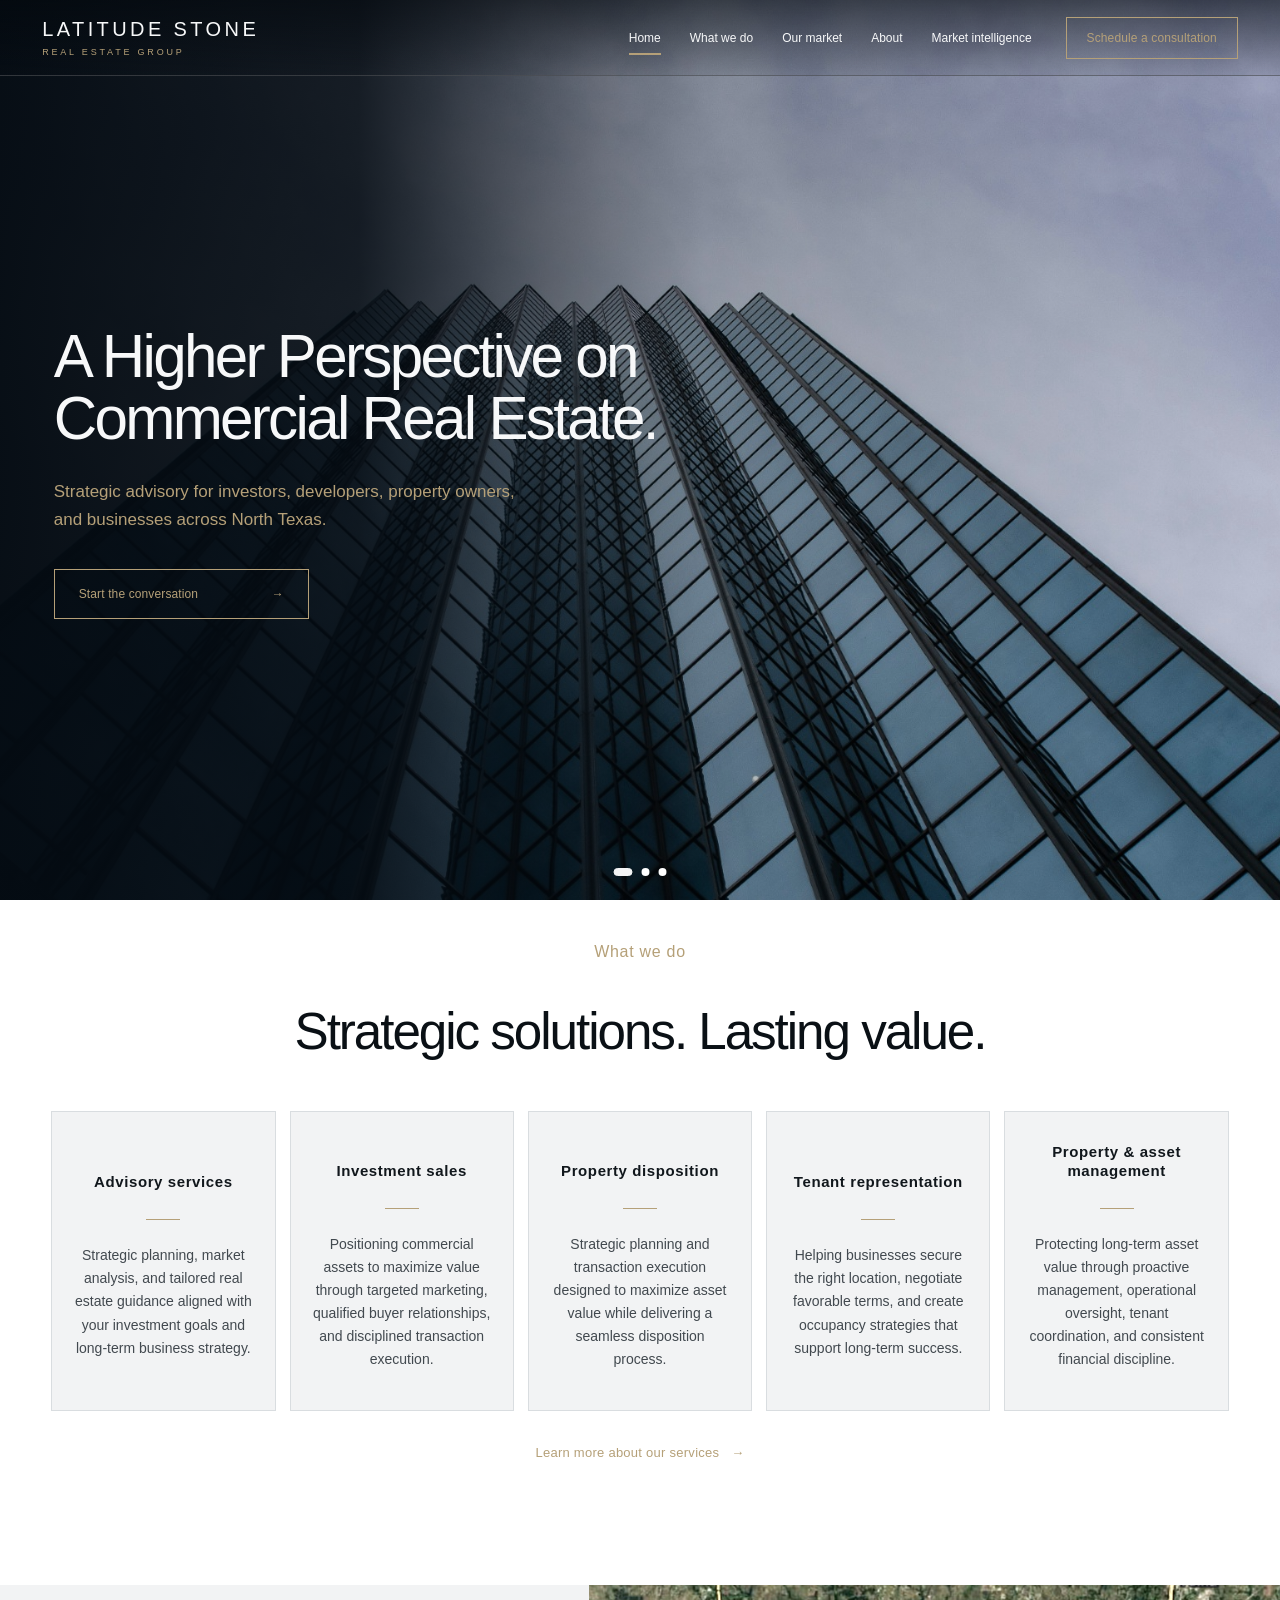
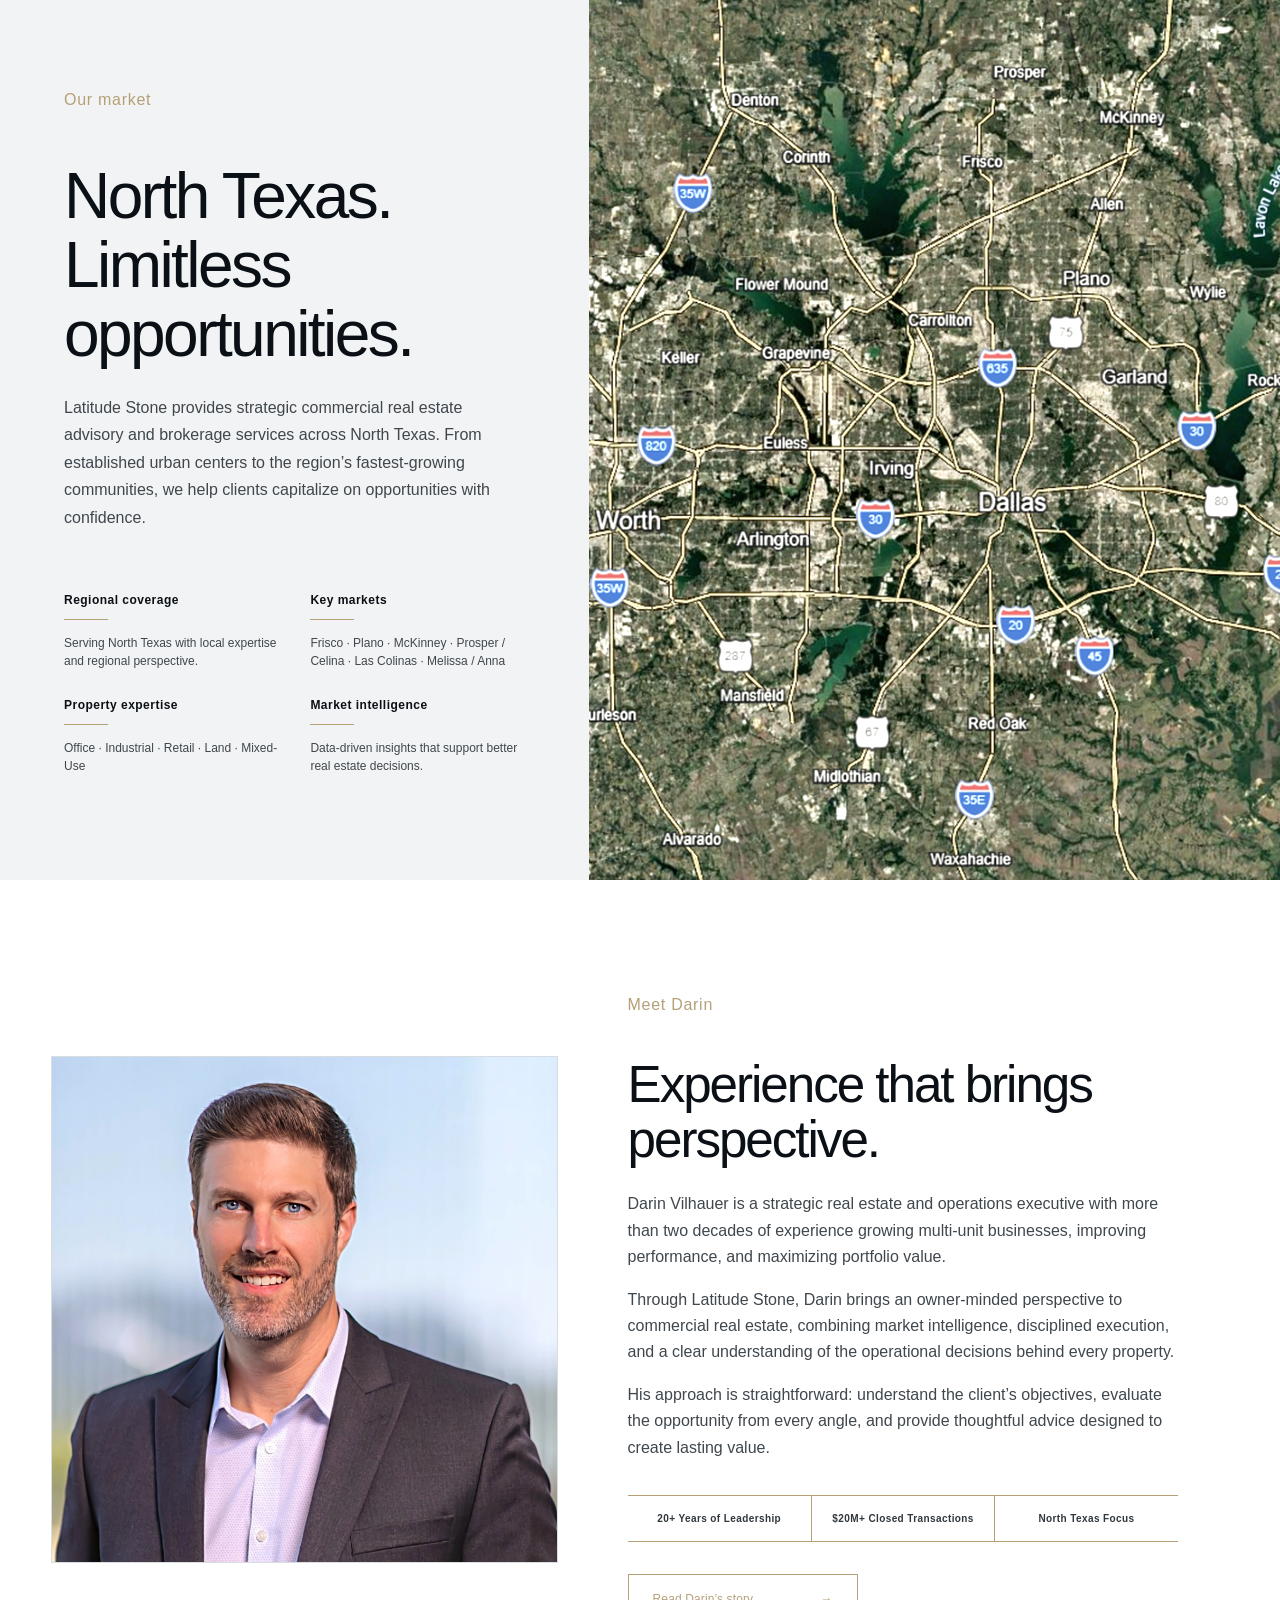
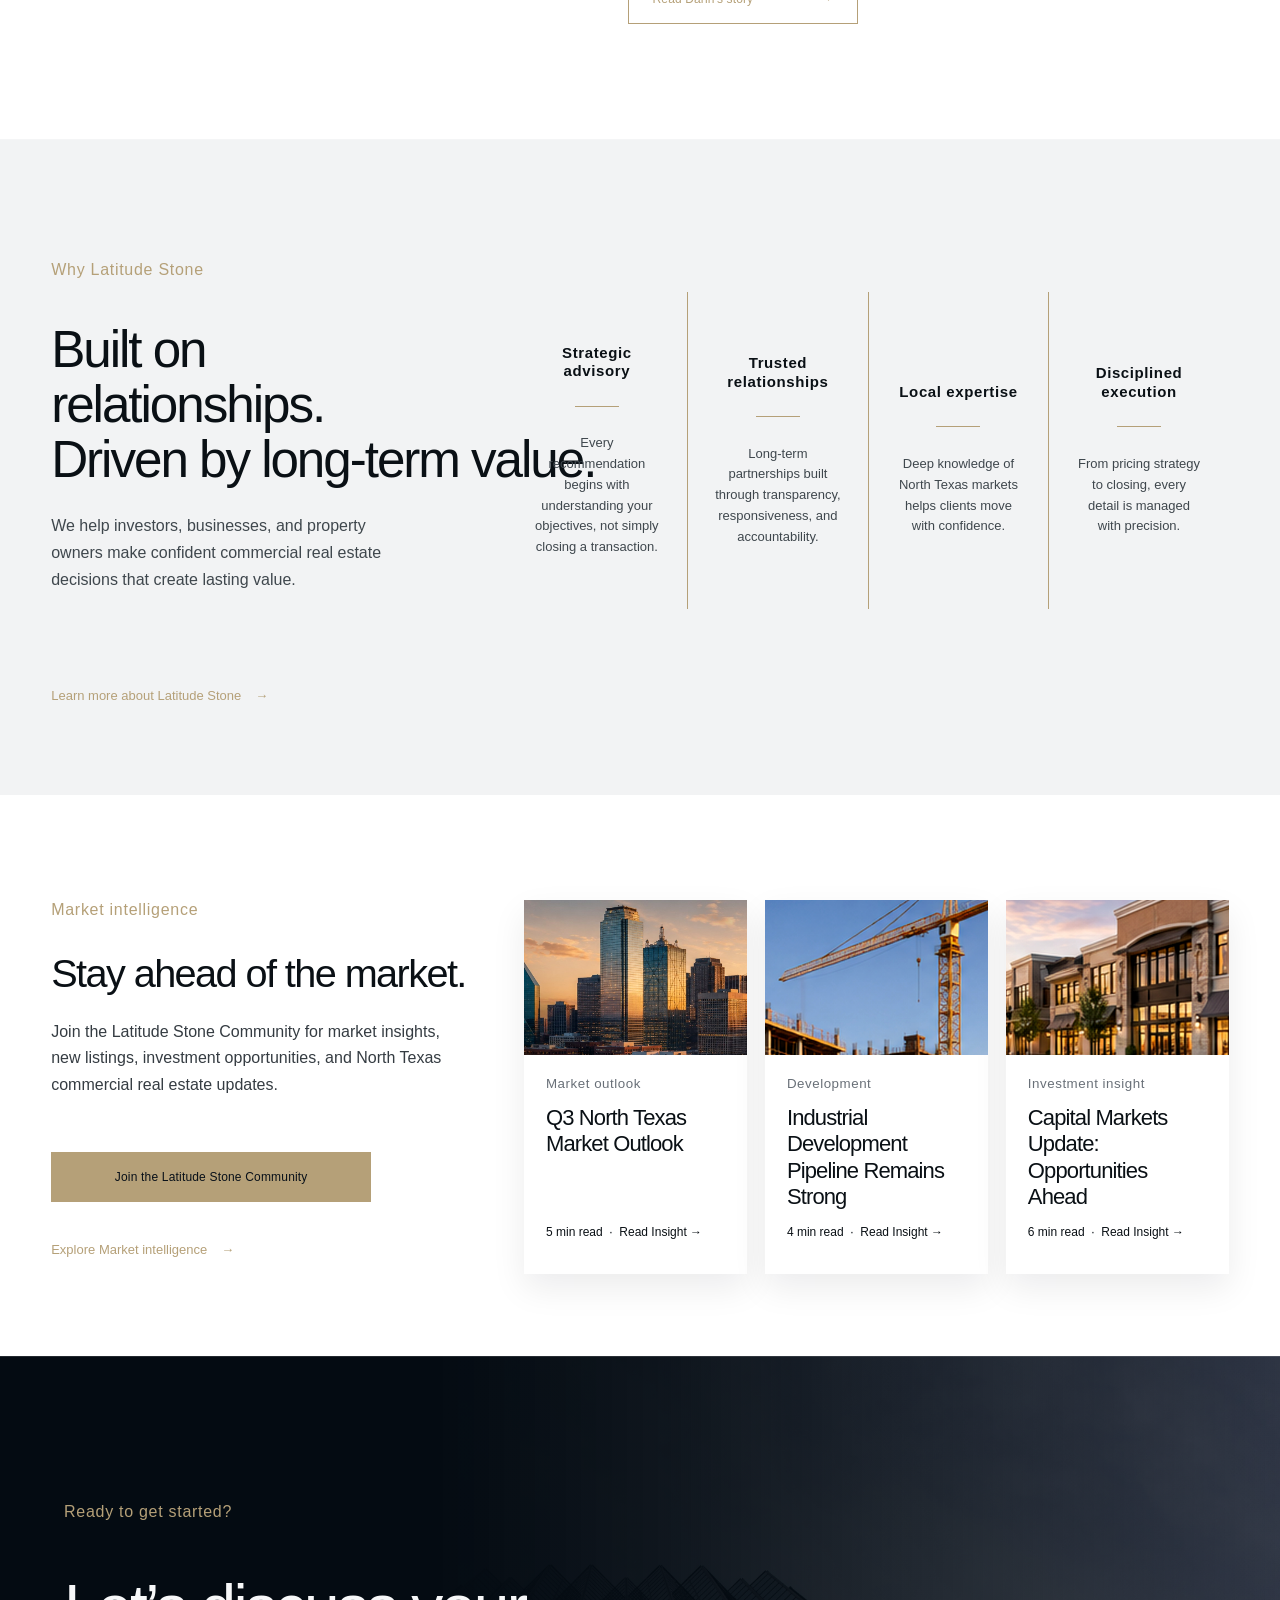
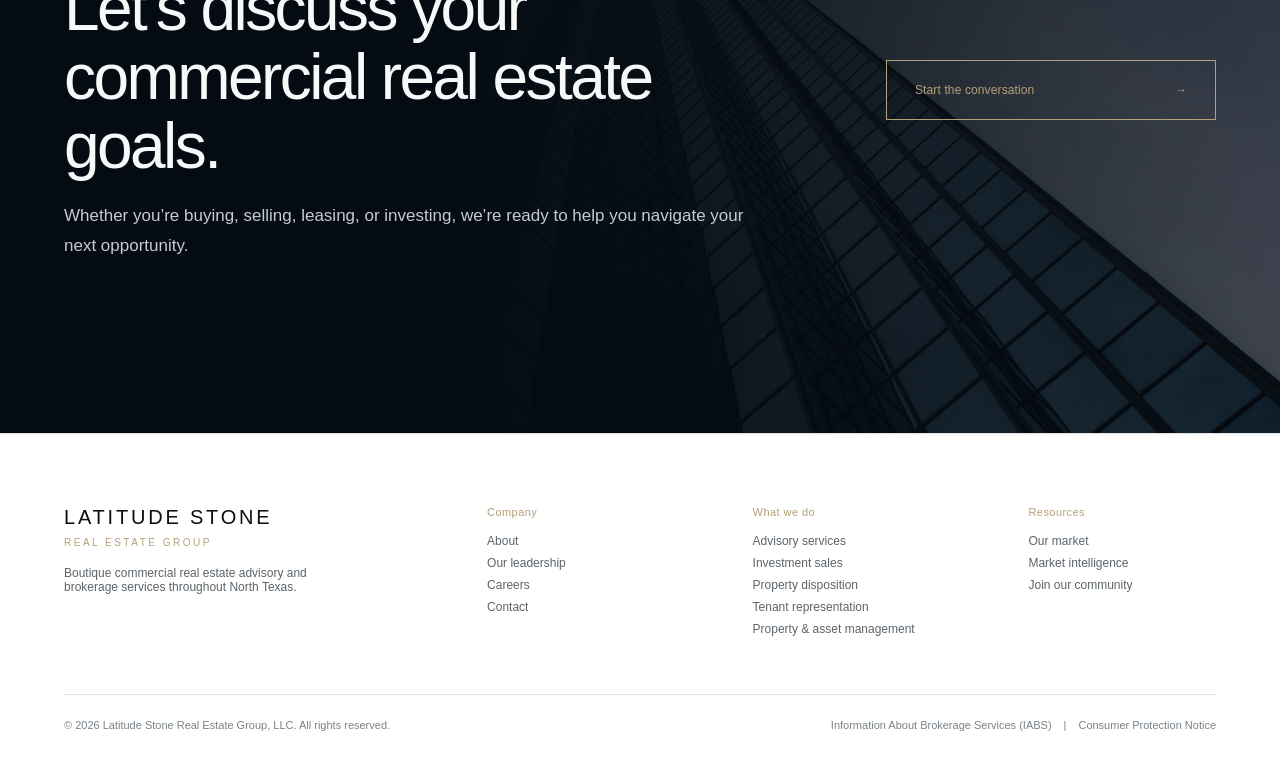
<file: index.html>
<!DOCTYPE html>

<html lang="en">
<head>
<meta charset="utf-8"/>
<meta content="width=device-width, initial-scale=1" name="viewport"/>
<meta content="Latitude Stone Real Estate Group provides strategic commercial real estate advisory and brokerage services across North Texas." name="description"/>
<meta content="#040b12" name="theme-color"/>
<title>Latitude Stone Real Estate Group</title>
<link href="styles.css" rel="stylesheet"/>
</head>
<body class="home-page">
<header class="site-header">
<a aria-label="Latitude Stone home" class="wordmark" href="#home"><strong>LATITUDE STONE</strong><span>REAL ESTATE GROUP</span></a>
<button aria-expanded="false" aria-label="Open navigation" class="menu-toggle"><span></span><span></span></button>
<nav aria-label="Primary navigation">
<a class="active" href="#home">Home</a>
<a href="services.html">What we do</a>
<a href="#market">Our market</a>
<a href="about.html">About</a>
<a href="insights.html">Market intelligence</a>
</nav>
<a class="outline-button header-cta" href="schedule.html">Schedule a consultation</a>
</header>
<main>
<section aria-label="Latitude Stone introduction" class="hero" id="home">
<div aria-hidden="true" class="hero-slides">
<div class="hero-slide active" style="background-image:url('assets/hero-building.jpg')"></div>
<div class="hero-slide" style="background-image:url('assets/hero-dallas.jpg')"></div>
<div class="hero-slide" style="background-image:url('assets/hero-texas-flags.jpg')"></div>
</div>
<div class="hero-overlay"></div>
<div class="hero-copy reveal">
<h1>A Higher Perspective on<br/>Commercial Real Estate.</h1>
<p class="hero-lead">Strategic advisory for investors, developers, property owners,<br/>and businesses across North Texas.</p>
<a class="gold-button" href="schedule.html">Start the conversation <span>→</span></a>
</div>
<div aria-label="Hero image controls" class="hero-dots">
<button aria-label="Show architecture image" class="active"></button>
<button aria-label="Show Dallas skyline image"></button>
<button aria-label="Show Texas flags image"></button>
</div>
</section>
<section class="section section-dark services" id="what-we-do">
<div class="section-heading reveal">
<p class="eyebrow">What we do</p>
<h2>Strategic solutions. Lasting value.</h2>
</div>
<div class="service-grid">
<a class="service-card reveal service-card-link" href="services.html#advisory">


<h3>Advisory services</h3><span class="title-divider"></span><p>Strategic planning, market analysis, and tailored real estate guidance aligned with your investment goals and long-term business strategy.</p></a>
<a class="service-card reveal service-card-link" href="services.html#investment-sales">


<h3>Investment sales</h3><span class="title-divider"></span><p>Positioning commercial assets to maximize value through targeted marketing, qualified buyer relationships, and disciplined transaction execution.</p></a>
<a class="service-card reveal service-card-link" href="services.html#property-disposition">


<h3>Property disposition</h3><span class="title-divider"></span><p>Strategic planning and transaction execution designed to maximize asset value while delivering a seamless disposition process.</p></a>
<a class="service-card reveal service-card-link" href="services.html#tenant-representation">


<h3>Tenant representation</h3><span class="title-divider"></span><p>Helping businesses secure the right location, negotiate favorable terms, and create occupancy strategies that support long-term success.</p></a>
<a class="service-card reveal service-card-link" href="services.html#property-management">


<h3>Property &amp; asset management</h3><span class="title-divider"></span><p>Protecting long-term asset value through proactive management, operational oversight, tenant coordination, and consistent financial discipline.</p></a>
</div>
<a class="services-learn-more reveal" href="services.html">Learn more about our services <span>→</span></a>
</section>
<section class="section section-light market" id="market">
<div class="market-copy reveal">
<p class="eyebrow">Our market</p>
<h2>North Texas.<br/>Limitless opportunities.</h2>
<p class="body-copy">Latitude Stone provides strategic commercial real estate advisory and brokerage services across North Texas. From established urban centers to the region’s fastest-growing communities, we help clients capitalize on opportunities with confidence.</p>
<div class="market-points">
<article><div><h3>Regional coverage</h3><span class="title-divider market-divider"></span><p>Serving North Texas with local expertise and regional perspective.</p></div></article>
<article><div><h3>Key markets</h3><span class="title-divider market-divider"></span><p>Frisco · Plano · McKinney · Prosper / Celina · Las Colinas · Melissa / Anna</p></div></article>
<article><div><h3>Property expertise</h3><span class="title-divider market-divider"></span><p>Office · Industrial · Retail · Land · Mixed-Use</p></div></article>
<article><div><h3>Market intelligence</h3><span class="title-divider market-divider"></span><p>Data-driven insights that support better real estate decisions.</p></div></article>
</div>
</div>
<div aria-label="Dallas Fort Worth Metroplex market map" class="market-map" role="img"></div>
</section>
<section class="section section-dark meet-darin" id="darin">
<p class="eyebrow darin-eyebrow darin-eyebrow-mobile" style="color:#b5a078!important">Meet Darin</p>
<div class="portrait-wrap reveal"><img alt="Darin Vilhauer, founder of Latitude Stone Real Estate Group" src="assets/darin-vilhauer.jpg"/></div>
<div class="darin-copy reveal">
<p class="eyebrow darin-eyebrow" style="color:#b5a078!important">Meet Darin</p>
<h2>Experience that brings perspective.</h2>
<p>Darin Vilhauer is a strategic real estate and operations executive with more than two decades of experience growing multi-unit businesses, improving performance, and maximizing portfolio value.</p>
<p>Through Latitude Stone, Darin brings an owner-minded perspective to commercial real estate, combining market intelligence, disciplined execution, and a clear understanding of the operational decisions behind every property.</p>
<p>His approach is straightforward: understand the client’s objectives, evaluate the opportunity from every angle, and provide thoughtful advice designed to create lasting value.</p>
<div aria-label="Darin Vilhauer experience highlights" class="darin-details">
<span>20+ Years of Leadership</span><span>$20M+ Closed Transactions</span><span>North Texas Focus</span>
</div>
<a class="gold-button compact" href="about.html#leadership">Read Darin’s story <span>→</span></a>
</div>
</section>
<section class="section section-dark why" id="why">
<div class="why-intro reveal">
<p class="eyebrow">Why Latitude Stone</p>
<h2>Built on relationships.<br/><span class="why-value-line">Driven by long-term value.</span></h2>
<p>We help investors, businesses, and property owners make confident commercial real estate decisions that create lasting value.</p>
</div>
<div class="pillars">
<article class="reveal"><h3>Strategic advisory</h3><span class="title-divider pillar-divider"></span><p>Every recommendation begins with understanding your objectives, not simply closing a transaction.</p></article>
<article class="reveal"><h3>Trusted relationships</h3><span class="title-divider pillar-divider"></span><p>Long-term partnerships built through transparency, responsiveness, and accountability.</p></article>
<article class="reveal"><h3>Local expertise</h3><span class="title-divider pillar-divider"></span><p>Deep knowledge of North Texas markets helps clients move with confidence.</p></article>
<article class="reveal"><h3>Disciplined execution</h3><span class="title-divider pillar-divider"></span><p>From pricing strategy to closing, every detail is managed with precision.</p></article>
</div>

<a class="why-learn-more reveal" href="about.html">Learn more about Latitude Stone <span>→</span></a>
</section>
<section class="section section-light insights" id="insights">
<div class="insight-intro reveal">
<p class="eyebrow">Market intelligence</p>
<h2>Stay ahead of the market.</h2>
<p>Join the Latitude Stone Community for market insights, new listings, investment opportunities, and North Texas commercial real estate updates.</p>
<button class="community-trigger homepage-community-trigger" type="button" aria-haspopup="dialog" aria-controls="community-modal">Join the Latitude Stone Community</button>
<a class="insights-page-link insights-page-link-desktop" href="insights.html">Explore Market intelligence <span aria-hidden="true">→</span></a>
</div>
<div class="insight-grid">
<article class="reveal"><img alt="Dallas skyline at sunset" src="assets/insight-market.jpg"/><div><small>Market outlook</small><h3>Q3 North Texas Market Outlook</h3><p>5 min read  ·  Read Insight →</p></div></article>
<article class="reveal"><img alt="Commercial development under construction" src="assets/insight-construction.jpg"/><div><small>Development</small><h3>Industrial Development Pipeline Remains Strong</h3><p>4 min read  ·  Read Insight →</p></div></article>
<article class="reveal"><img alt="Mixed-use commercial development" src="assets/insight-mixed-use.jpg"/><div><small>Investment insight</small><h3>Capital Markets Update: Opportunities Ahead</h3><p>6 min read  ·  Read Insight →</p></div></article>
</div>
<a class="insights-page-link insights-page-link-mobile" href="insights.html">Explore Market intelligence <span aria-hidden="true">→</span></a>
</section>
<section class="contact-cta" id="contact">
<div class="cta-inner reveal">
<div>
<p class="eyebrow">Ready to get started?</p>
<h2>Let’s discuss your commercial real estate goals.</h2>
<p>Whether you’re buying, selling, leasing, or investing, we’re ready to help you navigate your next opportunity.</p>
</div>
<a class="gold-button cta-button" href="schedule.html">Start the conversation <span>→</span></a>
</div>
</section>
</main>
<footer>
<div class="footer-grid">
<div class="footer-brand"><strong>LATITUDE STONE</strong><span>REAL ESTATE GROUP</span><p>Boutique commercial real estate advisory and brokerage services throughout North Texas.</p></div>
<div><b>Company</b><a href="about.html">About</a><a href="about.html#leadership">Our leadership</a><a href="about.html#careers">Careers</a><a href="mailto:Info@LatitudeStoneRealEstate.com">Contact</a></div>
<div><b><a class="footer-heading-link" href="services.html">What we do</a></b><a href="services.html#advisory">Advisory services</a><a href="services.html#investment-sales">Investment sales</a><a href="services.html#property-disposition">Property disposition</a><a href="services.html#tenant-representation">Tenant representation</a><a href="services.html#property-management">Property &amp; asset management</a></div>
<div><b>Resources</b><a href="#market">Our market</a><a href="insights.html">Market intelligence</a><a href="#community-modal" class="community-trigger footer-community-trigger" aria-haspopup="dialog" aria-controls="community-modal">Join our community</a></div>
</div>
<div class="footer-bottom"><p>© 2026 Latitude Stone Real Estate Group, LLC. All rights reserved.</p><p class="compliance-links"><a href="https://www.trec.texas.gov/forms/information-about-brokerage-services" rel="noopener" target="_blank">Information About Brokerage Services (IABS)</a><span>|</span><a href="https://www.trec.texas.gov/forms/consumer-protection-notice" rel="noopener" target="_blank">Consumer Protection Notice</a></p></div>
</footer>
<div class="community-modal" id="community-modal" aria-hidden="true">
  <div class="community-backdrop" data-community-close></div>
  <section class="community-dialog" role="dialog" aria-modal="true" aria-labelledby="community-title">
    <button class="community-close" type="button" aria-label="Close community form" data-community-close>×</button>
    <div class="community-form-panel">
      <p class="community-kicker">Join the</p>
      <h2 id="community-title">Latitude Stone Community</h2>
      <p class="community-intro">Receive market intelligence, new listings, development updates, and investment opportunities across North Texas commercial real estate.</p>
      <form class="community-form" id="community-form">
        <div class="community-two-col">
          <label>Name <span aria-hidden="true">*</span><input name="name" type="text" autocomplete="name" required placeholder="Enter your name"></label>
          <label>Email <span aria-hidden="true">*</span><input name="email" type="email" autocomplete="email" required placeholder="Enter your email"></label>
        </div>
        <label>Phone <span class="optional">(Optional)</span><input name="phone" type="tel" autocomplete="tel" placeholder="Enter your phone number"></label>
        <fieldset class="community-role-group">
          <legend>I am a(n): <span aria-hidden="true">*</span></legend>
          <div class="community-role-grid">
            <label><input type="radio" name="role" value="Investor" required><span>Investor</span></label>
            <label><input type="radio" name="role" value="Developer"><span>Developer</span></label>
            <label><input type="radio" name="role" value="Property Owner"><span>Property Owner</span></label>
            <label><input type="radio" name="role" value="Broker / Referral Partner"><span>Broker / Referral Partner</span></label>
            <label><input type="radio" name="role" value="Business Owner"><span>Business Owner</span></label>
            <label><input type="radio" name="role" value="Other"><span>Other</span></label>
          </div>
        </fieldset>
        <div class="community-conditional" data-role-panel="Investor" hidden>
          <label>Investment focus <span class="optional">(Optional)</span>
            <select name="investor_focus">
              <option value="">Select an area</option><option>Retail</option><option>Industrial / Flex</option><option>Office</option><option>Land</option><option>Mixed-use</option><option>Multifamily</option><option>Self storage</option><option>Not sure yet</option>
            </select>
          </label>
        </div>
        <div class="community-conditional" data-role-panel="Property Owner" hidden>
          <label>What are you interested in? <span class="optional">(Optional)</span>
            <select name="owner_interest">
              <option value="">Select an option</option><option>Selling</option><option>Leasing</option><option>Property management</option><option>Valuation</option><option>Market updates</option>
            </select>
          </label>
        </div>
        <div class="community-conditional" data-role-panel="Business Owner" hidden>
          <label>What are you looking to do? <span class="optional">(Optional)</span>
            <select name="business_interest">
              <option value="">Select an option</option><option>Buy</option><option>Lease</option><option>Build</option><option>Just researching</option>
            </select>
          </label>
        </div>
        <div class="community-conditional community-two-col" data-role-panel="Developer" hidden>
          <label>Primary project type <span class="optional">(Optional)</span><input name="developer_type" type="text" placeholder="e.g., retail, industrial"></label>
          <label>Geographic focus <span class="optional">(Optional)</span><input name="developer_market" type="text" placeholder="e.g., Collin County"></label>
        </div>
        <div class="community-conditional community-two-col" data-role-panel="Broker / Referral Partner" hidden>
          <label>Company <span class="optional">(Optional)</span><input name="broker_company" type="text" autocomplete="organization" placeholder="Company name"></label>
          <label>Market served <span class="optional">(Optional)</span><input name="broker_market" type="text" placeholder="Primary market"></label>
        </div>
        <div class="community-conditional" data-role-panel="Other" hidden>
          <label>Tell us a little about yourself <span class="optional">(Optional)</span><textarea name="other_details" rows="2" placeholder="How can Latitude Stone help?"></textarea></label>
        </div>
        <p class="community-tailor">We’d like to tailor the information you receive. Additional fields appear only when relevant.</p>
        <label class="community-checkbox"><input type="checkbox" name="opportunities" value="Yes"><span>I’d also like to receive new listings and investment opportunities.</span></label>
        <button class="community-submit" type="submit">Join the Community</button>
        <p class="community-privacy">We respect your privacy. Your information will never be shared.</p>
      </form>
    </div>
    <aside class="community-image-panel" aria-label="Dallas skyline at night">
      <div class="community-image-copy">
        <h3><span>North Texas</span><span>Commercial Real Estate</span></h3>
        <span class="community-image-rule"></span>
        <strong>LATITUDE STONE</strong>
        <small>REAL ESTATE GROUP</small>
        <em>A Higher Perspective on Commercial Real Estate</em>
      </div>
    </aside>
  </section>
</div>

<script src="script.js"></script>
</body>
</html>
</file>
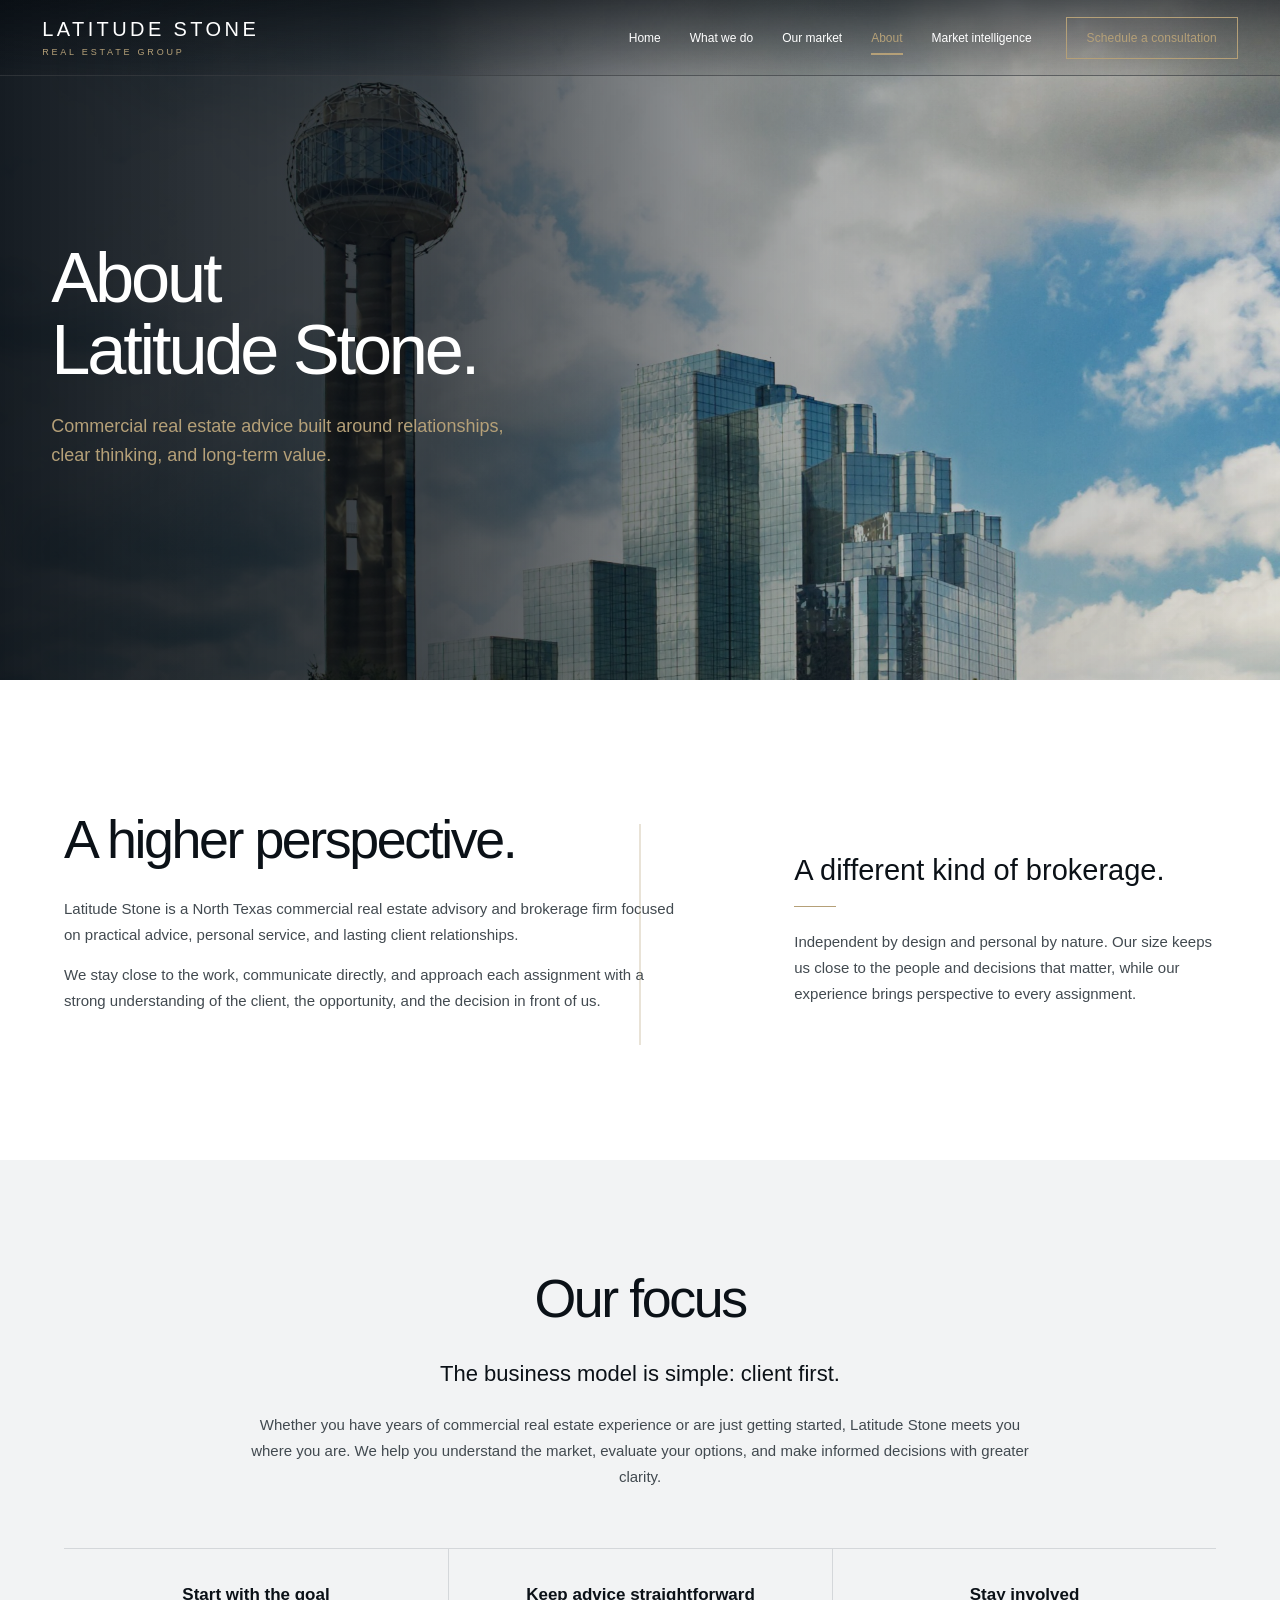
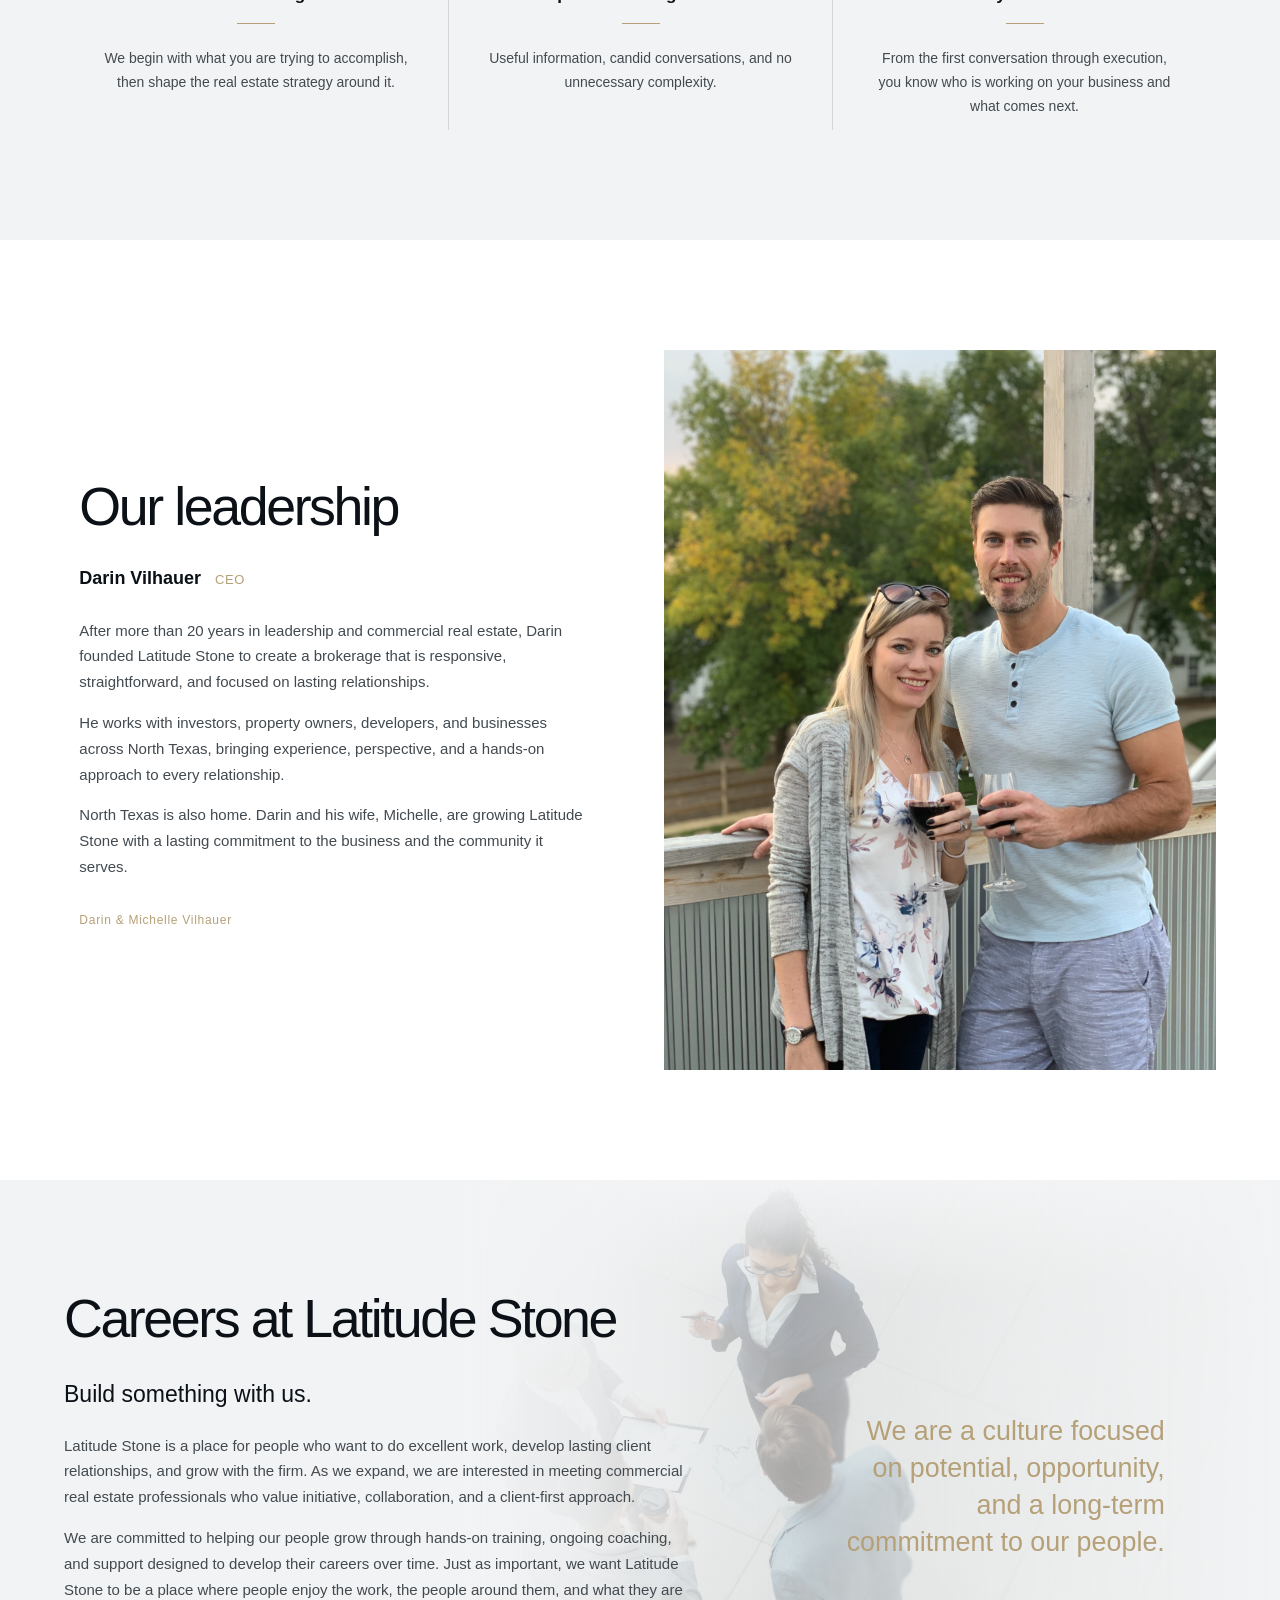
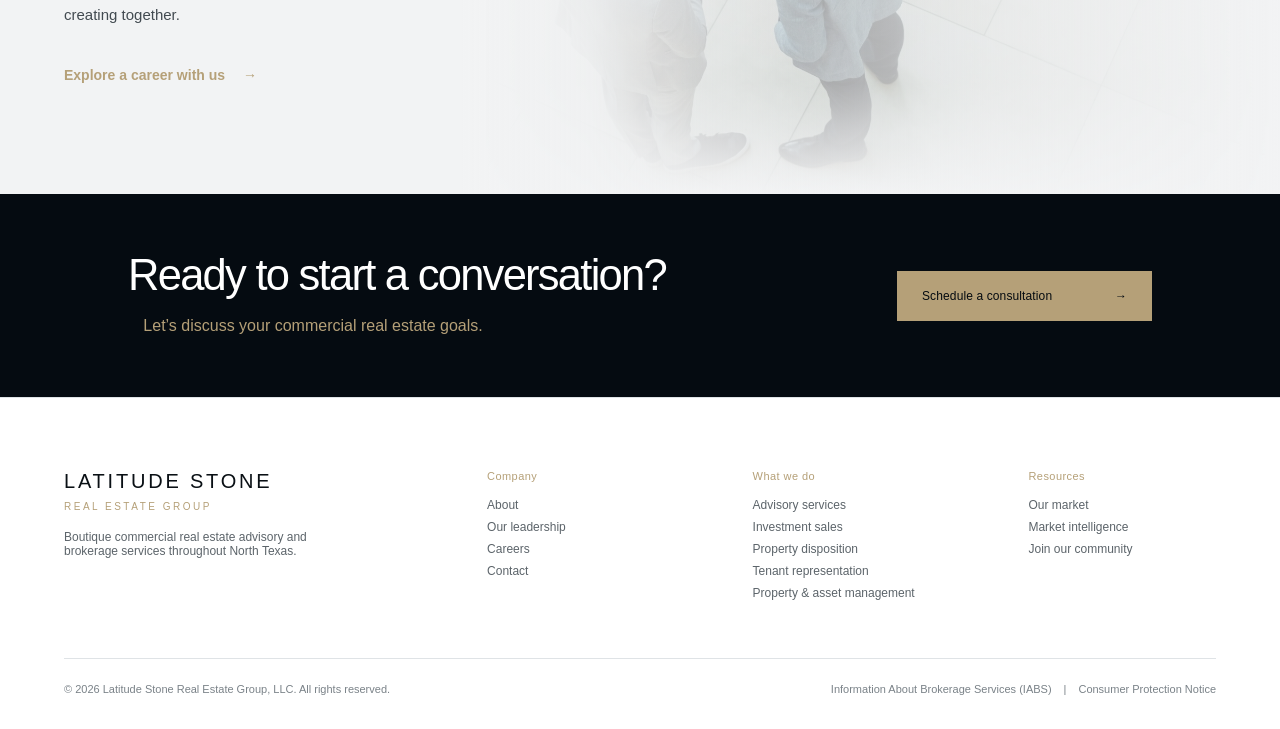
<file: about.html>
<!DOCTYPE html>

<html lang="en">
<head>
<meta charset="utf-8"/>
<meta content="width=device-width, initial-scale=1" name="viewport"/>
<meta content="Learn more about Latitude Stone Real Estate Group, its relationship-driven approach, and founder Darin Vilhauer." name="description"/>
<meta content="#040b12" name="theme-color"/>
<title>About Latitude Stone | Latitude Stone Real Estate Group</title>
<link href="styles.css" rel="stylesheet"/>
</head>
<body class="about-page">
<header class="site-header">
<a aria-label="Latitude Stone home" class="wordmark" href="index.html#home"><strong>LATITUDE STONE</strong><span>REAL ESTATE GROUP</span></a>
<button aria-expanded="false" aria-label="Open navigation" class="menu-toggle"><span></span><span></span></button>
<nav aria-label="Primary navigation">
<a href="index.html#home">Home</a>
<a href="services.html">What we do</a>
<a href="index.html#market">Our market</a>
<a class="active" href="about.html">About</a>
<a href="insights.html">Market intelligence</a>
</nav>
<a class="outline-button header-cta" href="schedule.html">Schedule a consultation</a>
</header>
<main>
<section class="about-hero">
<div aria-hidden="true" class="about-hero-image"></div>
<div class="about-hero-overlay"></div>
<div class="about-hero-copy reveal">
<h1>About<br/><span>Latitude Stone.</span></h1>
<p>Commercial real estate advice built around relationships,<br class="hero-copy-break"/>clear thinking, and long-term value.</p>
</div>
</section>
<section class="about-section about-story" id="story">
<div class="about-story-main reveal">
<h2>A higher perspective.</h2>
<p>Latitude Stone is a North Texas commercial real estate advisory and brokerage firm focused on practical advice, personal service, and lasting client relationships.</p>
<p>We stay close to the work, communicate directly, and approach each assignment with a strong understanding of the client, the opportunity, and the decision in front of us.</p>
</div>
<div class="about-story-side reveal">
<p class="about-side-kicker">A different kind of brokerage.</p>
<span class="about-rule"></span>
<p>Independent by design and personal by nature. Our size keeps us close to the people and decisions that matter, while our experience brings perspective to every assignment.</p>
</div>
</section>
<section class="about-section about-focus" id="focus">
<div class="about-focus-copy reveal">
<h2>Our focus</h2>
<p class="about-focus-lead">The business model is simple: client first.</p>
<p>Whether you have years of commercial real estate experience or are just getting started, Latitude Stone meets you where you are. We help you understand the market, evaluate your options, and make informed decisions with greater clarity.</p>
</div>
<div class="about-focus-principles">
<article class="reveal"><h3>Start with the goal</h3><span></span><p>We begin with what you are trying to accomplish, then shape the real estate strategy around it.</p></article>
<article class="reveal"><h3>Keep advice straightforward</h3><span></span><p>Useful information, candid conversations, and no unnecessary complexity.</p></article>
<article class="reveal"><h3>Stay involved</h3><span></span><p>From the first conversation through execution, you know who is working on your business and what comes next.</p></article>
</div>
</section>
<section class="about-section about-darin" id="leadership">
<div class="about-darin-copy reveal">
<h2>Our leadership</h2>
<p class="about-leader-name">Darin Vilhauer <span>CEO</span></p>
<p>After more than 20 years in leadership and commercial real estate, Darin founded Latitude Stone to create a brokerage that is responsive, straightforward, and focused on lasting relationships.</p>
<p>He works with investors, property owners, developers, and businesses across North Texas, bringing experience, perspective, and a hands-on approach to every relationship.</p>
<p>North Texas is also home. Darin and his wife, Michelle, are growing Latitude Stone with a lasting commitment to the business and the community it serves.</p>
<p class="about-photo-caption">Darin &amp; Michelle Vilhauer</p>
</div>
<div class="about-darin-photo reveal">
<picture>
<source media="(max-width: 620px)" srcset="assets/about-darin-michelle-mobile.png"/>
<img alt="Darin and Michelle Vilhauer" src="assets/about-darin-michelle-v2.png"/>
</picture>
</div>
</section>
<section class="about-section about-careers" id="careers">
<div class="about-careers-copy reveal">
<h2>Careers at Latitude Stone</h2>
<p class="about-careers-lead">Build something with us.</p>
<p>Latitude Stone is a place for people who want to do excellent work, develop lasting client relationships, and grow with the firm. As we expand, we are interested in meeting commercial real estate professionals who value initiative, collaboration, and a client-first approach.</p>
<p>We are committed to helping our people grow through hands-on training, ongoing coaching, and support designed to develop their careers over time. Just as important, we want Latitude Stone to be a place where people enjoy the work, the people around them, and what they are creating together.</p>
<a class="about-careers-link careers-link-desktop" href="mailto:Info@LatitudeStoneRealEstate.com?subject=Careers%20at%20Latitude%20Stone">Explore a career with us <span>→</span></a>
</div>
<div class="about-careers-statement reveal">
<p>We are a culture focused on potential, opportunity, and a long-term commitment to our people.</p>
<a class="about-careers-link careers-link-mobile" href="mailto:Info@LatitudeStoneRealEstate.com?subject=Careers%20at%20Latitude%20Stone">Explore a career with us <span>→</span></a>
</div>
</section>
<section class="about-cta">
<div class="interior-cta-inner about-cta-inner reveal">
<div class="interior-cta-copy">
<h2>Ready to start a conversation?</h2>
<p>Let’s discuss your commercial real estate goals.</p>
</div>
<a class="gold-button interior-cta-button" href="schedule.html">Schedule a consultation <span>→</span></a>
</div>
</section>
</main>
<footer>
<div class="footer-grid">
<div class="footer-brand"><strong>LATITUDE STONE</strong><span>REAL ESTATE GROUP</span><p>Boutique commercial real estate advisory and brokerage services throughout North Texas.</p></div>
<div><b>Company</b><a href="about.html">About</a><a href="#leadership">Our leadership</a><a href="#careers">Careers</a><a href="mailto:Info@LatitudeStoneRealEstate.com">Contact</a></div>
<div><b><a class="footer-heading-link" href="services.html">What we do</a></b><a href="services.html#advisory">Advisory services</a><a href="services.html#investment-sales">Investment sales</a><a href="services.html#property-disposition">Property disposition</a><a href="services.html#tenant-representation">Tenant representation</a><a href="services.html#property-management">Property &amp; asset management</a></div>
<div><b>Resources</b><a href="index.html#market">Our market</a><a href="insights.html">Market intelligence</a><a aria-controls="community-modal" aria-haspopup="dialog" class="community-trigger footer-community-trigger" href="#community-modal">Join our community</a></div>
</div>
<div class="footer-bottom"><p>© 2026 Latitude Stone Real Estate Group, LLC. All rights reserved.</p><p class="compliance-links"><a href="https://www.trec.texas.gov/forms/information-about-brokerage-services" rel="noopener" target="_blank">Information About Brokerage Services (IABS)</a><span>|</span><a href="https://www.trec.texas.gov/forms/consumer-protection-notice" rel="noopener" target="_blank">Consumer Protection Notice</a></p></div>
</footer>
<div aria-hidden="true" class="community-modal" id="community-modal">
<div class="community-backdrop" data-community-close=""></div>
<section aria-labelledby="community-title" aria-modal="true" class="community-dialog" role="dialog">
<button aria-label="Close community form" class="community-close" data-community-close="" type="button">×</button>
<div class="community-form-panel">
<p class="community-kicker">Join the</p>
<h2 id="community-title">Latitude Stone Community</h2>
<p class="community-intro">Receive market intelligence, new listings, development updates, and investment opportunities across North Texas commercial real estate.</p>
<form class="community-form" id="community-form">
<div class="community-two-col">
<label>Name <span aria-hidden="true">*</span><input autocomplete="name" name="name" placeholder="Enter your name" required="" type="text"/></label>
<label>Email <span aria-hidden="true">*</span><input autocomplete="email" name="email" placeholder="Enter your email" required="" type="email"/></label>
</div>
<label>Phone <span class="optional">(Optional)</span><input autocomplete="tel" name="phone" placeholder="Enter your phone number" type="tel"/></label>
<fieldset class="community-role-group">
<legend>I am a(n): <span aria-hidden="true">*</span></legend>
<div class="community-role-grid">
<label><input name="role" required="" type="radio" value="Investor"/><span>Investor</span></label>
<label><input name="role" type="radio" value="Developer"/><span>Developer</span></label>
<label><input name="role" type="radio" value="Property Owner"/><span>Property Owner</span></label>
<label><input name="role" type="radio" value="Broker / Referral Partner"/><span>Broker / Referral Partner</span></label>
<label><input name="role" type="radio" value="Business Owner"/><span>Business Owner</span></label>
<label><input name="role" type="radio" value="Other"/><span>Other</span></label>
</div>
</fieldset>
<div class="community-conditional" data-role-panel="Investor" hidden="">
<label>Investment focus <span class="optional">(Optional)</span>
<select name="investor_focus">
<option value="">Select an area</option><option>Retail</option><option>Industrial / Flex</option><option>Office</option><option>Land</option><option>Mixed-use</option><option>Multifamily</option><option>Self storage</option><option>Not sure yet</option>
</select>
</label>
</div>
<div class="community-conditional" data-role-panel="Property Owner" hidden="">
<label>What are you interested in? <span class="optional">(Optional)</span>
<select name="owner_interest">
<option value="">Select an option</option><option>Selling</option><option>Leasing</option><option>Property management</option><option>Valuation</option><option>Market updates</option>
</select>
</label>
</div>
<div class="community-conditional" data-role-panel="Business Owner" hidden="">
<label>What are you looking to do? <span class="optional">(Optional)</span>
<select name="business_interest">
<option value="">Select an option</option><option>Buy</option><option>Lease</option><option>Build</option><option>Just researching</option>
</select>
</label>
</div>
<div class="community-conditional community-two-col" data-role-panel="Developer" hidden="">
<label>Primary project type <span class="optional">(Optional)</span><input name="developer_type" placeholder="e.g., retail, industrial" type="text"/></label>
<label>Geographic focus <span class="optional">(Optional)</span><input name="developer_market" placeholder="e.g., Collin County" type="text"/></label>
</div>
<div class="community-conditional community-two-col" data-role-panel="Broker / Referral Partner" hidden="">
<label>Company <span class="optional">(Optional)</span><input autocomplete="organization" name="broker_company" placeholder="Company name" type="text"/></label>
<label>Market served <span class="optional">(Optional)</span><input name="broker_market" placeholder="Primary market" type="text"/></label>
</div>
<div class="community-conditional" data-role-panel="Other" hidden="">
<label>Tell us a little about yourself <span class="optional">(Optional)</span><textarea name="other_details" placeholder="How can Latitude Stone help?" rows="2"></textarea></label>
</div>
<p class="community-tailor">We’d like to tailor the information you receive. Additional fields appear only when relevant.</p>
<label class="community-checkbox"><input name="opportunities" type="checkbox" value="Yes"/><span>I’d also like to receive new listings and investment opportunities.</span></label>
<button class="community-submit" type="submit">Join the Community</button>
<p class="community-privacy">We respect your privacy. Your information will never be shared.</p>
</form>
</div>
<aside aria-label="Dallas skyline at night" class="community-image-panel">
<div class="community-image-copy">
<h3><span>North Texas</span><span>Commercial Real Estate</span></h3>
<span class="community-image-rule"></span>
<strong>LATITUDE STONE</strong>
<small>REAL ESTATE GROUP</small>
<em>A Higher Perspective on Commercial Real Estate</em>
</div>
</aside>
</section>
</div><script src="script.js"></script>
</body>
</html>
</file>
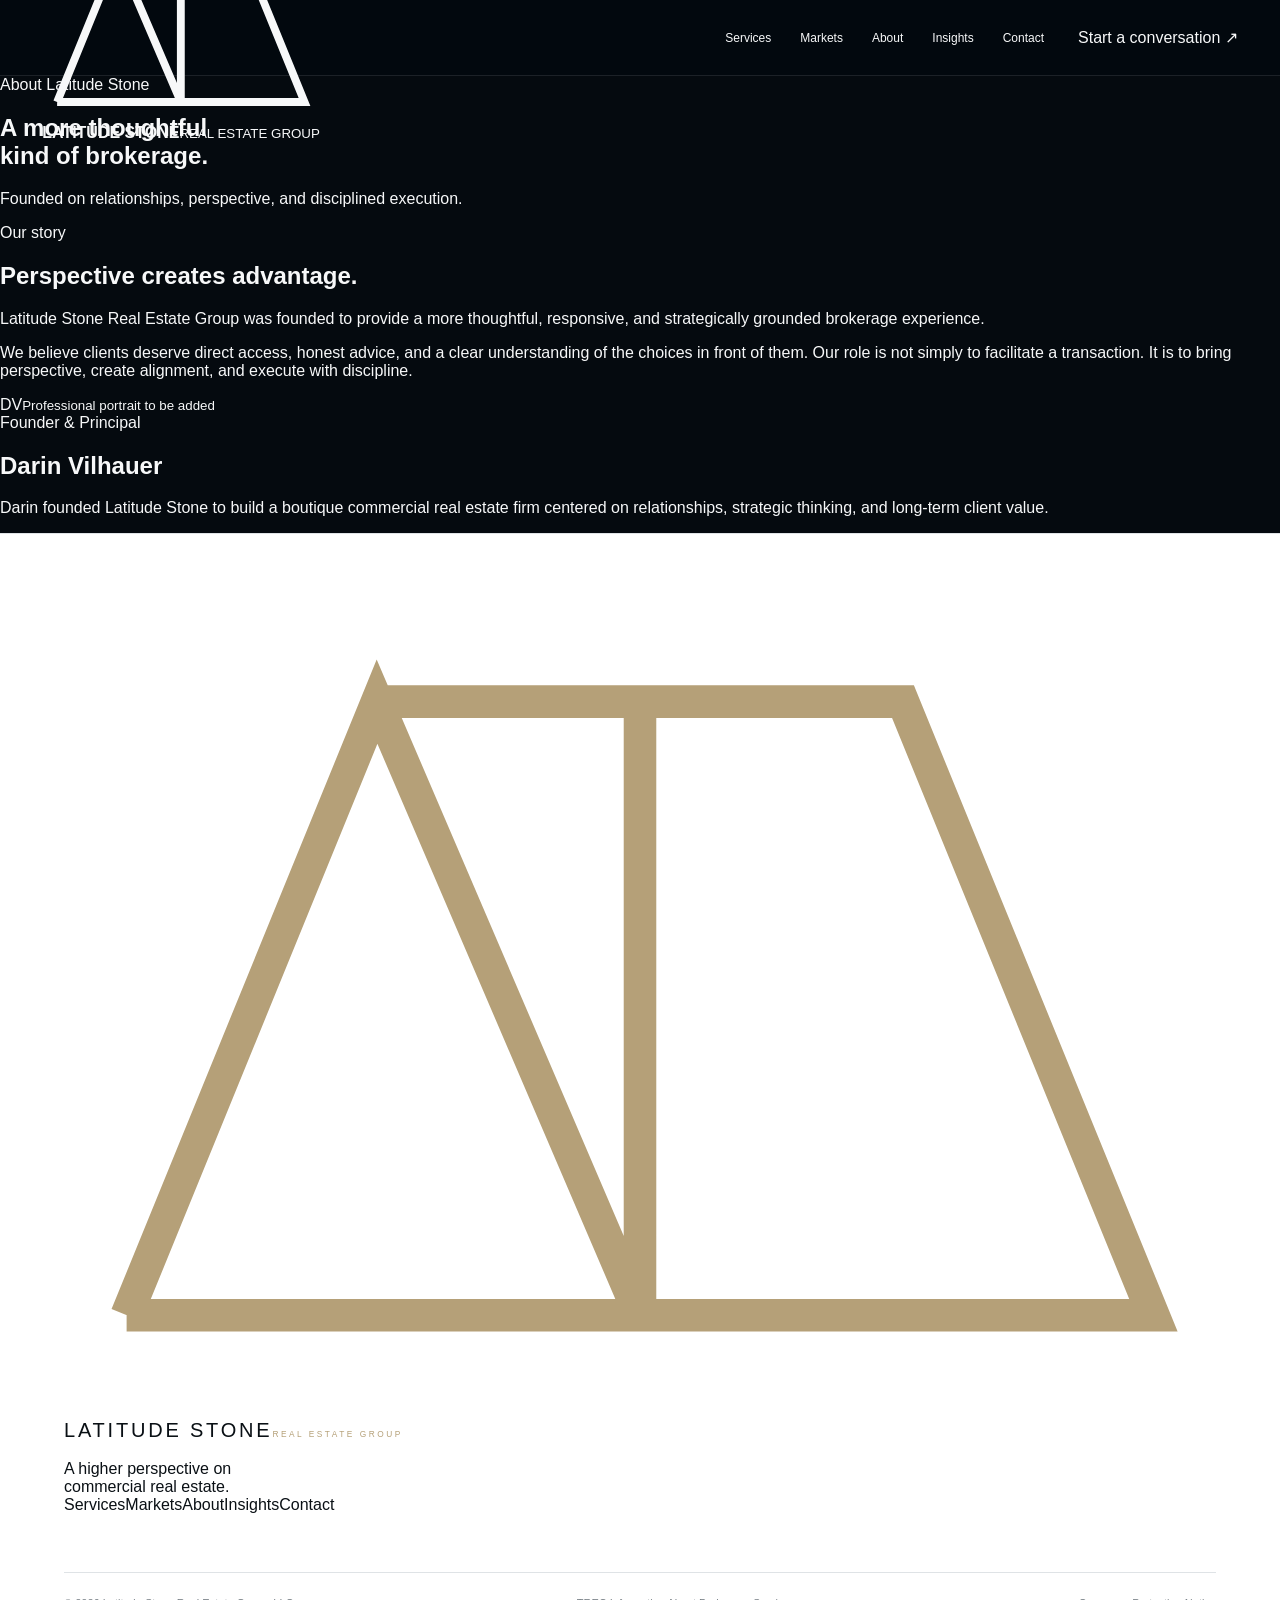
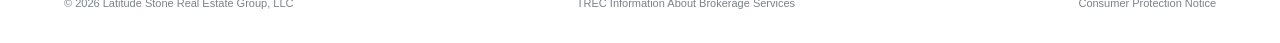
<file: contact.html>
<!doctype html><html lang="en"><head><meta charset="UTF-8"><meta name="viewport" content="width=device-width,initial-scale=1"><meta name="theme-color" content="#090a0a"><link rel="preconnect" href="https://fonts.googleapis.com"><link rel="preconnect" href="https://fonts.gstatic.com" crossorigin><link href="https://fonts.googleapis.com/css2?family=DM+Sans:wght@300;400;500;600&family=Italiana&display=swap" rel="stylesheet"><link rel="stylesheet" href="styles.css"><title>About | Latitude Stone</title><meta name="description" content="About Latitude Stone Real Estate Group."></head><body><header class="site-header" id="siteHeader">
<a class="brand" href="index.html" aria-label="Latitude Stone home"><span class="brand-mark"><svg viewBox="0 0 92 62" aria-hidden="true"><path d="M5 56 25 7l21 49M25 7h42l20 49H5M46 56V7" fill="none" stroke="currentColor" stroke-width="2.6"/></svg></span><span class="brand-copy"><strong>LATITUDE STONE</strong><small>REAL ESTATE GROUP</small></span></a>
<button class="menu-toggle" aria-label="Open menu" aria-expanded="false"><span></span><span></span></button>
<nav class="nav"><a href="services.html">Services</a><a href="markets.html">Markets</a><a href="about.html">About</a><a href="insights.html">Insights</a><a href="contact.html">Contact</a></nav>
<a class="header-cta" href="contact.html">Start a conversation <span>↗</span></a>
</header><main><section class="subhero"><div class="subhero-img"></div><div class="subhero-overlay"></div><div class="subhero-content reveal"><span>About Latitude Stone</span><h1>A more thoughtful<br>kind of brokerage.</h1><p>Founded on relationships, perspective, and disciplined execution.</p></div></section><section class="story"><div class="story-side"><span>Our story</span><h2>Perspective creates advantage.</h2></div><div class="story-copy"><p>Latitude Stone Real Estate Group was founded to provide a more thoughtful, responsive, and strategically grounded brokerage experience.</p><p>We believe clients deserve direct access, honest advice, and a clear understanding of the choices in front of them. Our role is not simply to facilitate a transaction. It is to bring perspective, create alignment, and execute with discipline.</p></div></section><section class="founder-page"><div class="portrait-large"><span>DV</span><small>Professional portrait to be added</small></div><div><span>Founder & Principal</span><h2>Darin Vilhauer</h2><p>Darin founded Latitude Stone to build a boutique commercial real estate firm centered on relationships, strategic thinking, and long-term client value.</p></div></section></main><footer class="site-footer"><div class="footer-top"><a class="brand footer-brand" href="index.html"><span class="brand-mark"><svg viewBox="0 0 92 62" aria-hidden="true"><path d="M5 56 25 7l21 49M25 7h42l20 49H5M46 56V7" fill="none" stroke="currentColor" stroke-width="2.6"/></svg></span><span class="brand-copy"><strong>LATITUDE STONE</strong><small>REAL ESTATE GROUP</small></span></a><div class="footer-message">A higher perspective on<br>commercial real estate.</div><div class="footer-links"><a href="services.html">Services</a><a href="markets.html">Markets</a><a href="about.html">About</a><a href="insights.html">Insights</a><a href="contact.html">Contact</a></div></div><div class="footer-bottom"><span>© 2026 Latitude Stone Real Estate Group, LLC</span><span>TREC Information About Brokerage Services</span><span>Consumer Protection Notice</span></div></footer><script src="script.js"></script></body></html>
</file>
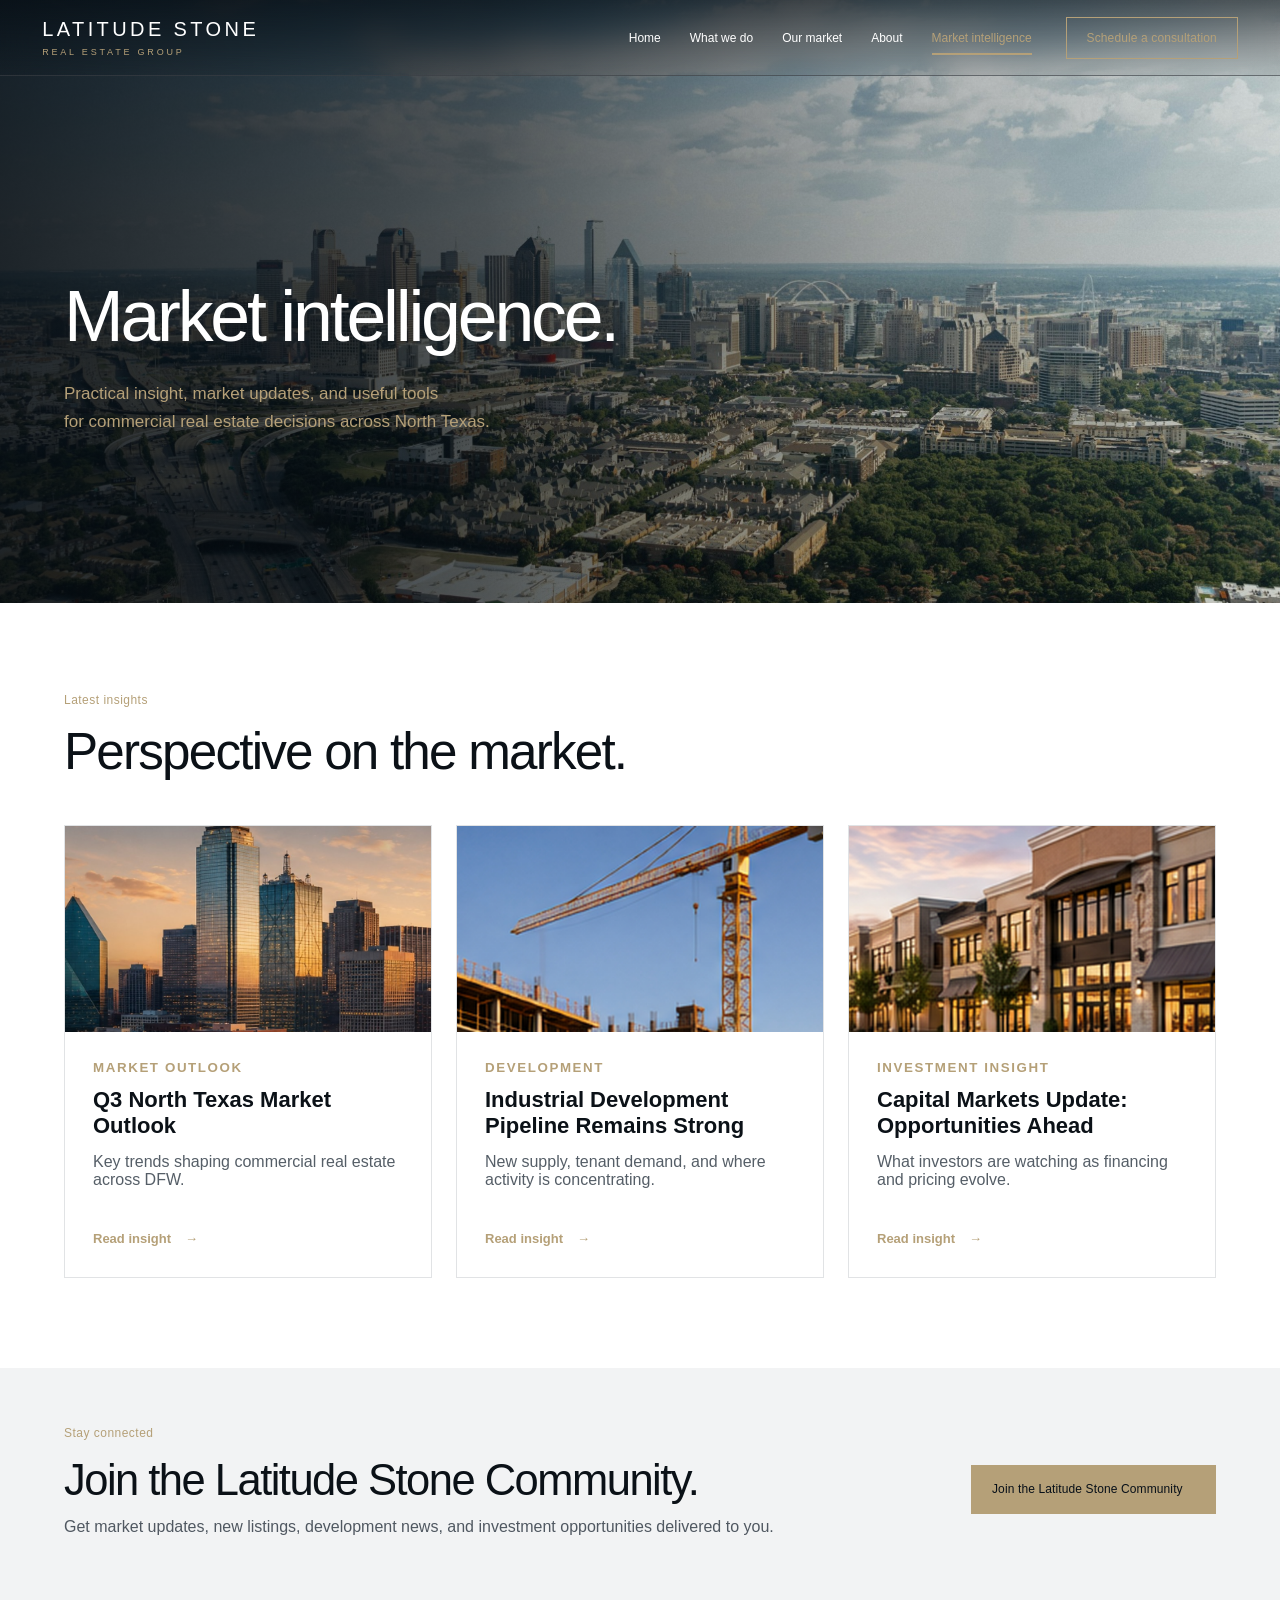
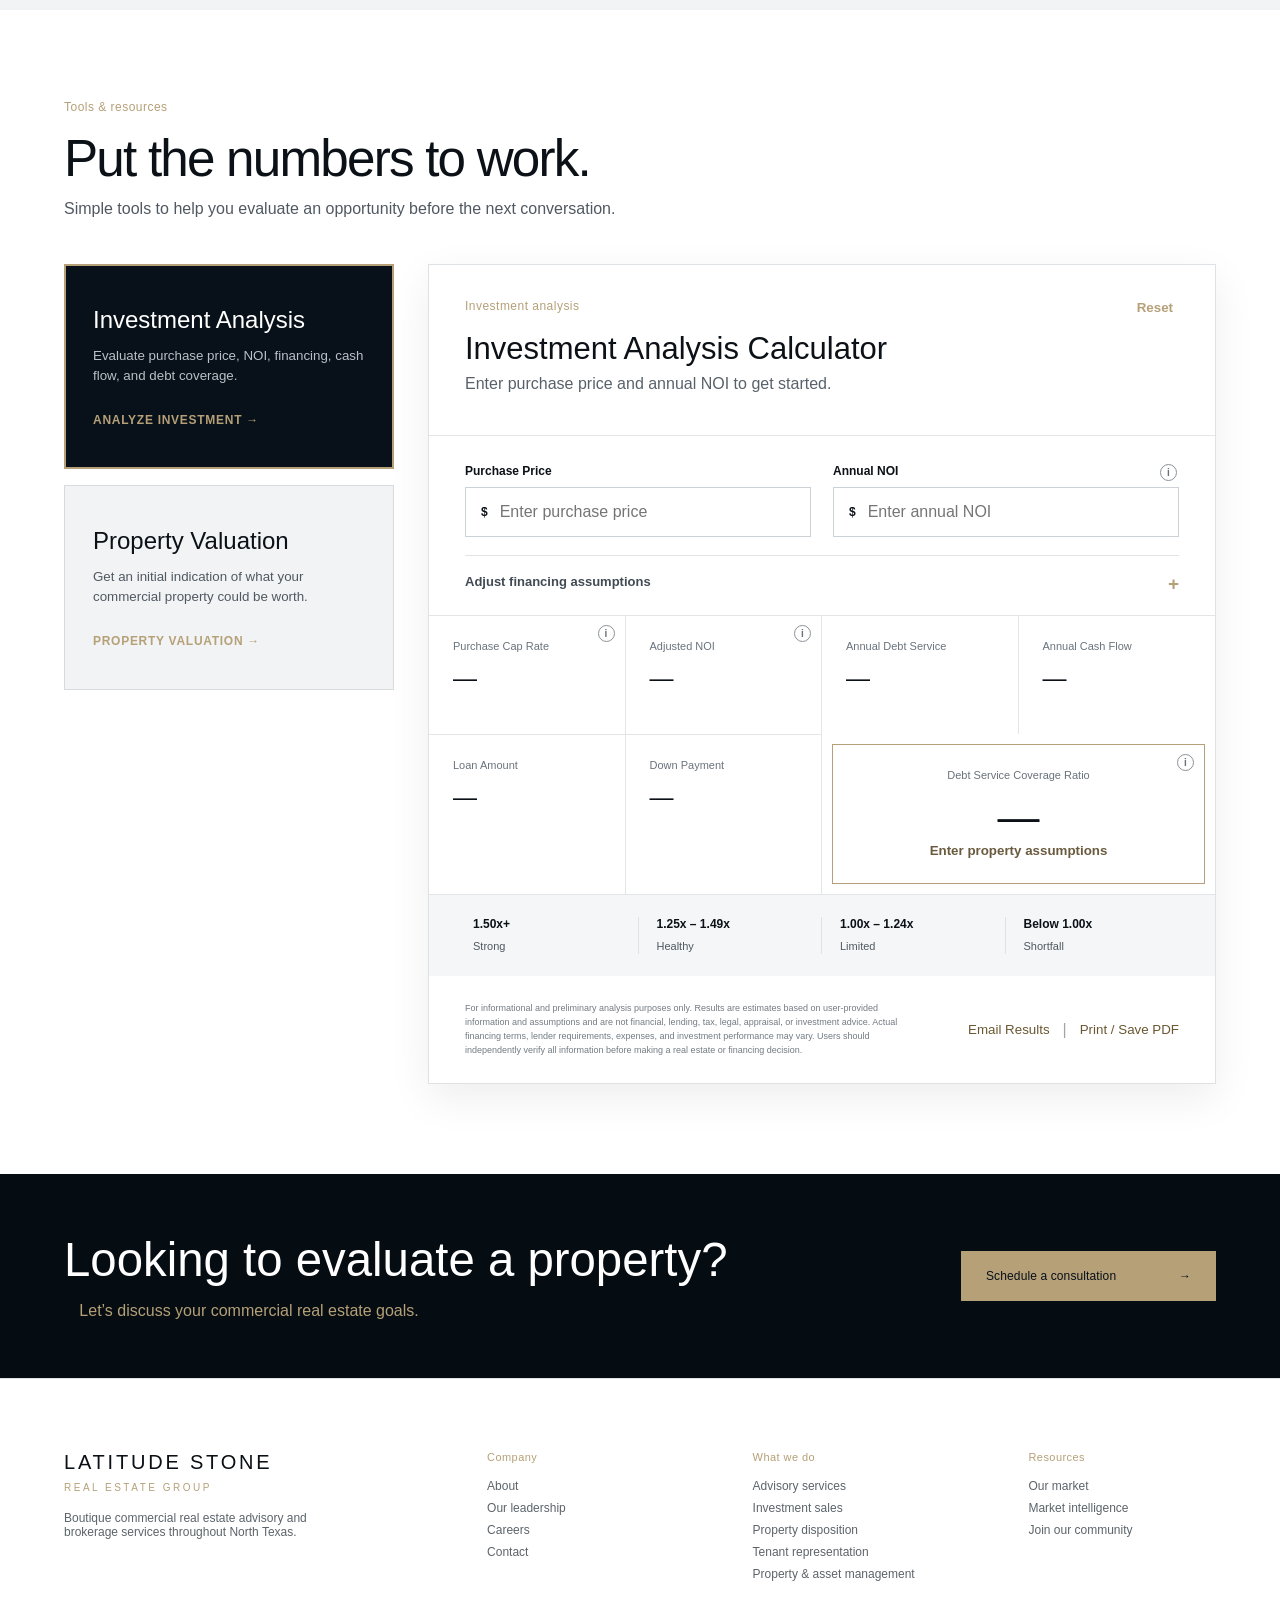
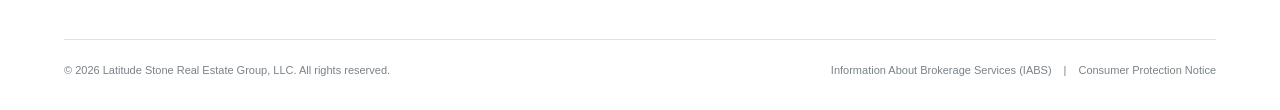
<file: insights.html>
<!doctype html>
<html lang="en">
<head>
<meta charset="utf-8">
<meta name="viewport" content="width=device-width,initial-scale=1">
<meta name="description" content="North Texas commercial real estate insights, market updates, and investment analysis tools from Latitude Stone Real Estate Group.">
<title>Market Intelligence | Latitude Stone</title>
<link rel="stylesheet" href="styles.css">
</head>
<body class="insights-page">
<header class="site-header">
<a aria-label="Latitude Stone home" class="wordmark" href="index.html#home"><strong>LATITUDE STONE</strong><span>REAL ESTATE GROUP</span></a>
<button aria-expanded="false" aria-label="Open navigation" class="menu-toggle"><span></span><span></span></button>
<nav aria-label="Primary navigation">
<a href="index.html#home">Home</a>
<a href="services.html">What we do</a>
<a href="index.html#market">Our market</a>
<a href="about.html">About</a>
<a class="active" href="insights.html">Market intelligence</a>
</nav>
<a class="outline-button header-cta" href="schedule.html">Schedule a consultation</a>
</header>

<main>
<section class="intel-hero">
<div class="intel-hero-image" aria-hidden="true"></div>
<div class="intel-hero-overlay"></div>
<div class="intel-hero-copy reveal">
<h1>Market intelligence.</h1>
<p class="intel-hero-lead"><span>Practical insight, market updates, and useful tools</span><span> for commercial real estate decisions across</span><span> North Texas.</span></p>
</div>
</section>

<section class="intel-section intel-latest" id="latest-insights">
<div class="intel-section-heading reveal">
<p class="eyebrow">Latest insights</p>
<h2>Perspective on the market.</h2>
</div>
<div class="intel-card-grid">
<article class="intel-insight-card reveal">
<img alt="Dallas skyline at sunset" src="assets/insight-market.jpg">
<div class="intel-card-copy"><small>Market outlook</small><h3>Q3 North Texas Market Outlook</h3><p>Key trends shaping commercial real estate across DFW.</p><a href="#" aria-label="Read Q3 North Texas Market Outlook">Read insight <span>→</span></a></div>
</article>
<article class="intel-insight-card reveal">
<img alt="Commercial development under construction" src="assets/insight-construction.jpg">
<div class="intel-card-copy"><small>Development</small><h3>Industrial Development Pipeline Remains Strong</h3><p>New supply, tenant demand, and where activity is concentrating.</p><a href="#" aria-label="Read Industrial Development Pipeline">Read insight <span>→</span></a></div>
</article>
<article class="intel-insight-card reveal">
<img alt="Mixed-use commercial development" src="assets/insight-mixed-use.jpg">
<div class="intel-card-copy"><small>Investment insight</small><h3>Capital Markets Update: Opportunities Ahead</h3><p>What investors are watching as financing and pricing evolve.</p><a href="#" aria-label="Read Capital Markets Update">Read insight <span>→</span></a></div>
</article>
</div>
</section>

<section class="intel-community reveal">
<div>
<p class="eyebrow">Stay connected</p>
<h2>Join the Latitude Stone Community.</h2>
<p>Get market updates, new listings, development news, and investment opportunities delivered to you.</p>
</div>
<button class="gold-button community-trigger" type="button" aria-haspopup="dialog" aria-controls="community-modal">Join the Latitude Stone Community</button>
</section>

<section class="intel-section intel-tools" id="tools">
<div class="intel-section-heading reveal">
<p class="eyebrow">Tools &amp; resources</p>
<h2>Put the numbers to work.</h2>
<p>Simple tools to help you evaluate an opportunity before the next conversation.</p>
</div>

<div class="intel-tools-layout">
<div class="intel-tool-nav reveal">
<button class="intel-tool-card active" type="button" data-tool="investment" aria-pressed="true">
<strong>Investment Analysis</strong>
<p>Evaluate purchase price, NOI, financing, cash flow, and debt coverage.</p>
<span class="tool-link">Analyze investment →</span>
</button>
<button class="intel-tool-card" type="button" data-tool="valuation" aria-pressed="false">
<strong>Property Valuation</strong>
<p>Get an initial indication of what your commercial property could be worth.</p>
<span class="tool-link">Property valuation →</span>
</button>
</div>

<div class="calculator-stage">
<section class="investment-calculator tool-panel active" id="investment-calculator" data-tool-panel="investment" aria-labelledby="calculator-title">
<div class="calculator-heading">
<div>
<p class="eyebrow">Investment analysis</p>
<h3 id="calculator-title">Investment Analysis Calculator</h3>
<p>Enter purchase price and annual NOI to get started.</p>
</div>
<button class="calculator-reset" id="calculator-reset" type="button">Reset</button>
</div>

<form class="calculator-form" id="investment-calculator-form" novalidate>
<div class="calculator-primary">
<label>Purchase Price
<div class="money-input"><span>$</span><input id="calc-price" type="text" inputmode="numeric" autocomplete="off" placeholder="Enter purchase price"></div>
</label>
<label class="defined-term">Annual NOI <button class="term-info" type="button" aria-label="What is NOI?" data-definition="Net operating income. Property income after operating expenses, before debt service.">i</button>
<div class="money-input"><span>$</span><input id="calc-noi" type="text" inputmode="numeric" autocomplete="off" placeholder="Enter annual NOI"></div>
</label>
</div>

<details class="calculator-assumptions">
<summary>Adjust financing assumptions <span>+</span></summary>
<div class="calculator-assumption-grid calculator-assumption-grid-seven">
<label class="defined-term">LTV % <button class="term-info" type="button" aria-label="What is LTV?" data-definition="Loan-to-value. The loan amount as a percentage of the property’s purchase price.">i</button>
<div class="suffix-input"><input id="calc-ltv" type="number" min="0" max="100" step="1" value="65"><span>%</span></div>
</label>
<label>Down Payment %
<div class="suffix-input"><input id="calc-down" type="number" min="0" max="100" step="1" value="35"><span>%</span></div>
</label>
<label>Interest Rate
<div class="suffix-input"><input id="calc-rate" type="number" min="0" max="30" step="0.05" value="6"><span>%</span></div>
</label>
<label>Amortization
<div class="suffix-input"><input id="calc-amort" type="number" min="1" max="50" step="1" value="25"><span>years</span></div>
</label>
<label>Vacancy
<div class="suffix-input"><input id="calc-vacancy" type="number" min="0" max="100" step="0.5" value="0"><span>%</span></div>
</label>
<label class="defined-term">Reserves <button class="term-info" type="button" aria-label="What are reserves?" data-definition="A preliminary allowance for future capital repairs or replacements. This adjustment reduces NOI for this analysis.">i</button>
<div class="suffix-input"><input id="calc-reserves" type="number" min="0" max="100" step="0.5" value="0"><span>%</span></div>
</label>
<label>Management
<div class="suffix-input"><input id="calc-management" type="number" min="0" max="100" step="0.5" value="0"><span>%</span></div>
</label>
</div>
</details>
</form>

<div class="calculator-results" aria-live="polite">
<div class="result-card defined-term"><span>Purchase Cap Rate</span><button class="term-info" type="button" aria-label="What is cap rate?" data-definition="Capitalization rate. Annual NOI divided by purchase price.">i</button><strong id="result-cap">—</strong></div>
<div class="result-card defined-term"><span>Adjusted NOI</span><button class="term-info" type="button" aria-label="What is adjusted NOI?" data-definition="NOI after any vacancy, reserve, and management assumptions entered in this calculator.">i</button><strong id="result-adjusted-noi">—</strong></div>
<div class="result-card"><span>Annual Debt Service</span><strong id="result-annual-debt">—</strong></div>
<div class="result-card"><span>Annual Cash Flow</span><strong id="result-cashflow">—</strong></div>
<div class="result-card"><span>Loan Amount</span><strong id="result-loan">—</strong></div>
<div class="result-card"><span>Down Payment</span><strong id="result-equity">—</strong></div>
<div class="result-card result-dscr defined-term"><span>Debt Service Coverage Ratio</span><button class="term-info" type="button" aria-label="What is DSCR?" data-definition="Debt Service Coverage Ratio. Adjusted NOI divided by annual debt service; a measure of the property’s ability to cover debt payments.">i</button><strong id="result-dscr">—</strong><small id="result-dscr-label">Enter property assumptions</small></div>
</div>

<div class="dscr-guide">
<div><strong>1.50x+</strong><span>Strong</span></div>
<div><strong>1.25x – 1.49x</strong><span>Healthy</span></div>
<div><strong>1.00x – 1.24x</strong><span>Limited</span></div>
<div><strong>Below 1.00x</strong><span>Shortfall</span></div>
</div>

<div class="calculator-bottom calculator-export-bottom">
<p>For informational and preliminary analysis purposes only. Results are estimates based on user-provided information and assumptions and are not financial, lending, tax, legal, appraisal, or investment advice. Actual financing terms, lender requirements, expenses, and investment performance may vary. Users should independently verify all information before making a real estate or financing decision.</p>
<div class="calculator-export-actions"><button type="button" class="calculator-text-action" data-email-results="investment">Email Results</button><span>|</span><button type="button" class="calculator-text-action" data-print-results="investment">Print / Save PDF</button></div>
</div>
</section>

<section class="investment-calculator valuation-calculator tool-panel" id="valuation-calculator" data-tool-panel="valuation" aria-labelledby="valuation-title" hidden>
<div class="calculator-heading">
<div>
<p class="eyebrow">Property valuation</p>
<h3 id="valuation-title">Property Value Calculator</h3>
<p>Enter annual NOI and select a property type to estimate a value range.</p>
</div>
<button class="calculator-reset" id="valuation-reset" type="button">Reset</button>
</div>

<form class="calculator-form" id="valuation-calculator-form" novalidate>
<div class="calculator-primary">
<label class="defined-term">Annual NOI <button class="term-info" type="button" aria-label="What is NOI?" data-definition="Net operating income. Property income after operating expenses, before debt service.">i</button>
<div class="money-input"><span>$</span><input id="valuation-noi" type="text" inputmode="numeric" autocomplete="off" placeholder="Enter annual NOI"></div>
</label>
<label>Property Type
<div class="select-input"><select id="valuation-type">
<option value="" selected>Select property type</option>
<option value="retail">Retail</option>
<option value="industrial">Industrial</option>
<option value="office">Office</option>
<option value="medical">Medical Office</option>
<option value="multifamily">Multifamily</option>
<option value="mixed">Mixed Use</option>
<option value="other">Other</option>
</select></div>
</label>
</div>

<details class="calculator-assumptions">
<summary>Adjust valuation assumptions <span>+</span></summary>
<div class="calculator-assumption-grid">
<label>Low Cap Rate
<div class="suffix-input"><input id="valuation-low-cap" type="number" min="0.1" max="20" step="0.05" value="6.50"><span>%</span></div>
</label>
<label>High Cap Rate
<div class="suffix-input"><input id="valuation-high-cap" type="number" min="0.1" max="20" step="0.05" value="7.50"><span>%</span></div>
</label>
</div>
</details>
</form>

<div class="valuation-results" aria-live="polite">
<div class="valuation-range-card">
<span>Estimated Value Range</span><button class="term-info" type="button" aria-label="How is estimated value range calculated?" data-definition="A preliminary range calculated by dividing the entered NOI by the selected low and high cap-rate assumptions.">i</button>
<strong id="valuation-range">—</strong>
<small id="valuation-cap-note">Select a property type to apply a starting cap-rate range.</small>
</div>
<div class="valuation-result-grid">
<div class="result-card"><span>Midpoint Estimate</span><strong id="valuation-midpoint">—</strong></div>
<div class="result-card defined-term"><span>Cap Rate Range Used</span><button class="term-info" type="button" aria-label="What is cap rate?" data-definition="Capitalization rate. Annual NOI divided by property value; the selected range drives this preliminary estimate.">i</button><strong id="valuation-cap-range">—</strong></div>
</div>
</div>

<div class="valuation-precision-band">
<strong>Looking for a more precise estimate?</strong>
<p>Property value can vary based on location, tenancy, lease structure, property condition, and current market conditions.</p>
</div>
<div class="valuation-disclaimer calculator-export-bottom"><p>For informational and preliminary estimation purposes only. Results are based on user-provided NOI and selected cap-rate assumptions and do not constitute an appraisal, broker opinion of value, or guarantee of market value. Actual property value may vary based on property-specific information and market conditions.</p><div class="calculator-export-actions"><button type="button" class="calculator-text-action" data-email-results="valuation">Email Results</button><span>|</span><button type="button" class="calculator-text-action" data-print-results="valuation">Print / Save PDF</button></div></div>
</section>
</div>
</div>
</section>

<section class="intel-page-cta">
<div class="interior-cta-inner reveal">
<div class="interior-cta-copy">
<h2>Looking to evaluate a property?</h2>
<p>Let’s discuss your commercial real estate goals.</p>
</div>
<a class="gold-button interior-cta-button" href="schedule.html">Schedule a consultation <span>→</span></a>
</div>
</section>
</main>

<footer>
<div class="footer-grid">
<div class="footer-brand"><strong>LATITUDE STONE</strong><span>REAL ESTATE GROUP</span><p>Boutique commercial real estate advisory and brokerage services throughout North Texas.</p></div>
<div><b>Company</b><a href="about.html">About</a><a href="about.html#leadership">Our leadership</a><a href="about.html#careers">Careers</a><a href="mailto:Info@LatitudeStoneRealEstate.com">Contact</a></div>
<div><b><a class="footer-heading-link" href="services.html">What we do</a></b><a href="services.html#advisory">Advisory services</a><a href="services.html#investment-sales">Investment sales</a><a href="services.html#property-disposition">Property disposition</a><a href="services.html#tenant-representation">Tenant representation</a><a href="services.html#property-management">Property &amp; asset management</a></div>
<div><b>Resources</b><a href="index.html#market">Our market</a><a href="insights.html">Market intelligence</a><a aria-controls="community-modal" aria-haspopup="dialog" class="community-trigger footer-community-trigger" href="#community-modal">Join our community</a></div>
</div>
<div class="footer-bottom"><p>© 2026 Latitude Stone Real Estate Group, LLC. All rights reserved.</p><p class="compliance-links"><a href="https://www.trec.texas.gov/forms/information-about-brokerage-services" rel="noopener" target="_blank">Information About Brokerage Services (IABS)</a><span>|</span><a href="https://www.trec.texas.gov/forms/consumer-protection-notice" rel="noopener" target="_blank">Consumer Protection Notice</a></p></div>
</footer>

<div aria-hidden="true" class="community-modal" id="community-modal">
<div class="community-backdrop" data-community-close=""></div>
<section aria-labelledby="community-title" aria-modal="true" class="community-dialog" role="dialog">
<button aria-label="Close community form" class="community-close" data-community-close="" type="button">×</button>
<div class="community-form-panel">
<p class="community-kicker">Join the</p>
<h2 id="community-title">Latitude Stone Community</h2>
<p class="community-intro">Receive market intelligence, new listings, development updates, and investment opportunities across North Texas commercial real estate.</p>
<form class="community-form" id="community-form">
<div class="community-two-col">
<label>Name <span aria-hidden="true">*</span><input autocomplete="name" name="name" placeholder="Enter your name" required="" type="text"/></label>
<label>Email <span aria-hidden="true">*</span><input autocomplete="email" name="email" placeholder="Enter your email" required="" type="email"/></label>
</div>
<label>Phone <span class="optional">(Optional)</span><input autocomplete="tel" name="phone" placeholder="Enter your phone number" type="tel"/></label>
<fieldset class="community-role-group">
<legend>I am a(n): <span aria-hidden="true">*</span></legend>
<div class="community-role-grid">
<label><input name="role" required="" type="radio" value="Investor"/><span>Investor</span></label>
<label><input name="role" type="radio" value="Developer"/><span>Developer</span></label>
<label><input name="role" type="radio" value="Property Owner"/><span>Property Owner</span></label>
<label><input name="role" type="radio" value="Broker / Referral Partner"/><span>Broker / Referral Partner</span></label>
<label><input name="role" type="radio" value="Business Owner"/><span>Business Owner</span></label>
<label><input name="role" type="radio" value="Other"/><span>Other</span></label>
</div>
</fieldset>
<div class="community-conditional" data-role-panel="Investor" hidden="">
<label>Investment focus <span class="optional">(Optional)</span>
<select name="investor_focus">
<option value="">Select an area</option><option>Retail</option><option>Industrial / Flex</option><option>Office</option><option>Land</option><option>Mixed-use</option><option>Multifamily</option><option>Self storage</option><option>Not sure yet</option>
</select>
</label>
</div>
<div class="community-conditional" data-role-panel="Property Owner" hidden="">
<label>What are you interested in? <span class="optional">(Optional)</span>
<select name="owner_interest">
<option value="">Select an option</option><option>Selling</option><option>Leasing</option><option>Property management</option><option>Valuation</option><option>Market updates</option>
</select>
</label>
</div>
<div class="community-conditional" data-role-panel="Business Owner" hidden="">
<label>What are you looking to do? <span class="optional">(Optional)</span>
<select name="business_interest">
<option value="">Select an option</option><option>Buy</option><option>Lease</option><option>Build</option><option>Just researching</option>
</select>
</label>
</div>
<div class="community-conditional community-two-col" data-role-panel="Developer" hidden="">
<label>Primary project type <span class="optional">(Optional)</span><input name="developer_type" placeholder="e.g., retail, industrial" type="text"/></label>
<label>Geographic focus <span class="optional">(Optional)</span><input name="developer_market" placeholder="e.g., Collin County" type="text"/></label>
</div>
<div class="community-conditional community-two-col" data-role-panel="Broker / Referral Partner" hidden="">
<label>Company <span class="optional">(Optional)</span><input autocomplete="organization" name="broker_company" placeholder="Company name" type="text"/></label>
<label>Market served <span class="optional">(Optional)</span><input name="broker_market" placeholder="Primary market" type="text"/></label>
</div>
<div class="community-conditional" data-role-panel="Other" hidden="">
<label>Tell us a little about yourself <span class="optional">(Optional)</span><textarea name="other_details" placeholder="How can Latitude Stone help?" rows="2"></textarea></label>
</div>
<p class="community-tailor">We’d like to tailor the information you receive. Additional fields appear only when relevant.</p>
<label class="community-checkbox"><input name="opportunities" type="checkbox" value="Yes"/><span>I’d also like to receive new listings and investment opportunities.</span></label>
<button class="community-submit" type="submit">Join the Community</button>
<p class="community-privacy">We respect your privacy. Your information will never be shared.</p>
</form>
</div>
<aside aria-label="Dallas skyline at night" class="community-image-panel">
<div class="community-image-copy">
<h3><span>North Texas</span><span>Commercial Real Estate</span></h3>
<span class="community-image-rule"></span>
<strong>LATITUDE STONE</strong>
<small>REAL ESTATE GROUP</small>
<em>A Higher Perspective on Commercial Real Estate</em>
</div>
</aside>
</section>
</div>

<div aria-hidden="true" class="community-modal investment-modal" id="investment-modal">
<div class="community-backdrop" data-investment-close></div>
<section aria-labelledby="investment-modal-title" aria-modal="true" class="community-dialog investment-dialog" role="dialog">
<button aria-label="Close investment review form" class="community-close" data-investment-close type="button">×</button>
<div class="community-form-panel">
<p class="community-kicker">Review this opportunity</p>
<h2 id="investment-modal-title">Talk through the numbers.</h2>
<p class="community-intro">Send us the scenario you just analyzed and we’ll have a better starting point for the conversation.</p>
<form class="community-form" id="investment-review-form">
<div class="community-two-col">
<label>Name <span aria-hidden="true">*</span><input autocomplete="name" name="name" required type="text" placeholder="Enter your name"></label>
<label>Email <span aria-hidden="true">*</span><input autocomplete="email" name="email" required type="email" placeholder="Enter your email"></label>
</div>
<label>Phone <span class="optional">(Optional)</span><input autocomplete="tel" name="phone" type="tel" placeholder="Enter your phone number"></label>
<div class="investment-summary" id="investment-summary"></div>
<button class="community-submit" type="submit">Send opportunity <span>→</span></button>
<p class="community-privacy">Your information will not be shared.</p>
</form>
</div>
<div class="community-image-panel investment-image-panel">
<div class="community-image-copy"><strong>North Texas<br/>Commercial Real Estate</strong><span>LATITUDE STONE</span><small>REAL ESTATE GROUP</small></div>
</div>
</section>
</div>

<div aria-hidden="true" class="community-modal investment-modal" id="valuation-modal">
<div class="community-backdrop" data-valuation-close></div>
<section aria-labelledby="valuation-modal-title" aria-modal="true" class="community-dialog investment-dialog" role="dialog">
<button aria-label="Close opinion of value form" class="community-close" data-valuation-close type="button">×</button>
<div class="community-form-panel">
<p class="community-kicker">Opinion of value</p>
<h2 id="valuation-modal-title">Tell us about your property.</h2>
<p class="community-intro">Share your information and the estimate you just reviewed so we have a better starting point for the conversation.</p>
<form class="community-form" id="valuation-review-form">
<div class="community-two-col">
<label>Name <span aria-hidden="true">*</span><input autocomplete="name" name="name" required type="text" placeholder="Enter your name"></label>
<label>Email <span aria-hidden="true">*</span><input autocomplete="email" name="email" required type="email" placeholder="Enter your email"></label>
</div>
<label>Phone <span class="optional">(Optional)</span><input autocomplete="tel" name="phone" type="tel" placeholder="Enter your phone number"></label>
<div class="investment-summary" id="valuation-summary"></div>
<button class="community-submit" type="submit">Request an Opinion of Value <span>→</span></button>
<p class="community-privacy">Your information will not be shared.</p>
</form>
</div>
<div class="community-image-panel investment-image-panel">
<div class="community-image-copy"><strong>North Texas<br/>Commercial Real Estate</strong><span>LATITUDE STONE</span><small>REAL ESTATE GROUP</small></div>
</div>
</section>
</div>

<div class="results-modal" id="results-email-modal" aria-hidden="true"><div class="results-modal-backdrop" data-results-close></div><section class="results-dialog" role="dialog" aria-modal="true" aria-labelledby="results-email-title"><button class="results-close" type="button" data-results-close aria-label="Close">×</button><div id="results-email-form-view"><p class="eyebrow">Email results</p><h2 id="results-email-title">Email your results.</h2><p>Enter your email address and we’ll prepare a summary of your calculator results.</p><form id="results-email-form"><label>Email Address <span>*</span><input id="results-email-address" type="email" required autocomplete="email" placeholder="you@company.com"></label><label class="results-consent"><input id="results-marketing-consent" type="checkbox" checked> <span>I’d like to receive occasional market updates and insights from Latitude Stone.</span></label><button class="community-submit" type="submit">Send Results</button><p class="community-privacy">Your calculator results are separate from marketing consent. You may uncheck the box above.</p></form></div><div id="results-email-confirmation" hidden><div class="results-confirm-icon">✓</div><h2>Email ready.</h2><p>Your results have been prepared for <strong id="results-confirm-email"></strong>.</p><p class="results-email-note">Your email application will open with the summary ready to send.</p><button class="community-submit" type="button" data-results-close>Close</button></div></section></div>
<div class="results-modal" id="results-preview-modal" aria-hidden="true"><div class="results-modal-backdrop" data-results-close></div><section class="results-dialog results-preview-dialog" role="dialog" aria-modal="true" aria-labelledby="results-preview-title"><button class="results-close" type="button" data-results-close aria-label="Close">×</button><p class="eyebrow">Print / Save PDF</p><h2 id="results-preview-title">Preview your results.</h2><p>Review the Latitude Stone summary below, then print it or save it as a PDF.</p><div id="results-report-preview" class="results-report-preview"></div><button class="community-submit" id="results-print-confirm" type="button">Print / Save PDF</button></section></div>
<script src="script.js"></script>
</body>
</html>
</file>
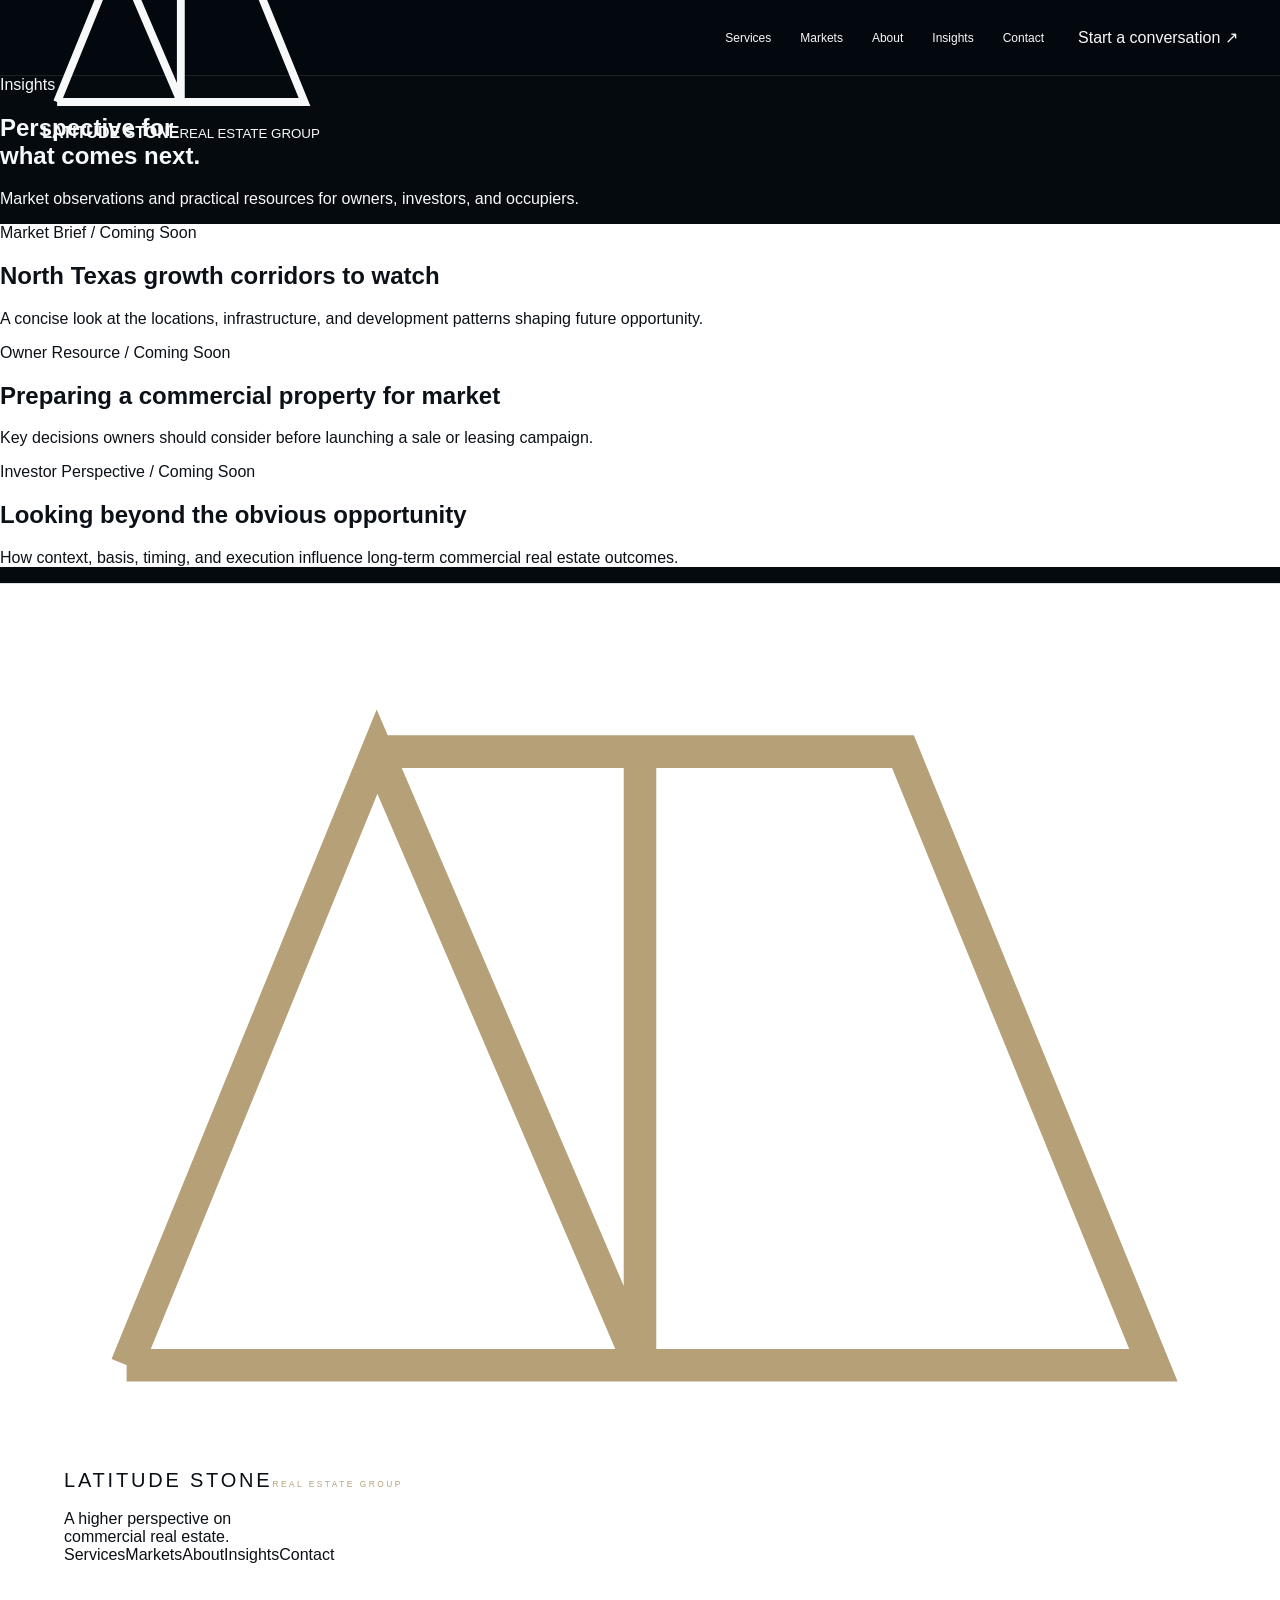
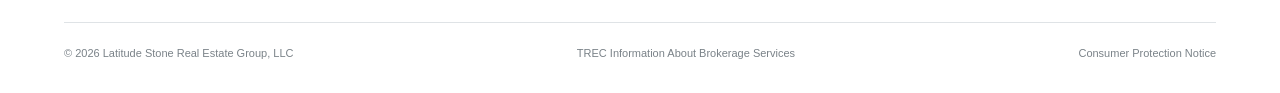
<file: markets.html>
<!doctype html><html lang="en"><head><meta charset="UTF-8"><meta name="viewport" content="width=device-width,initial-scale=1"><meta name="theme-color" content="#090a0a"><link rel="preconnect" href="https://fonts.googleapis.com"><link rel="preconnect" href="https://fonts.gstatic.com" crossorigin><link href="https://fonts.googleapis.com/css2?family=DM+Sans:wght@300;400;500;600&family=Italiana&display=swap" rel="stylesheet"><link rel="stylesheet" href="styles.css"><title>Insights | Latitude Stone</title><meta name="description" content="Commercial real estate insights."></head><body><header class="site-header" id="siteHeader">
<a class="brand" href="index.html" aria-label="Latitude Stone home"><span class="brand-mark"><svg viewBox="0 0 92 62" aria-hidden="true"><path d="M5 56 25 7l21 49M25 7h42l20 49H5M46 56V7" fill="none" stroke="currentColor" stroke-width="2.6"/></svg></span><span class="brand-copy"><strong>LATITUDE STONE</strong><small>REAL ESTATE GROUP</small></span></a>
<button class="menu-toggle" aria-label="Open menu" aria-expanded="false"><span></span><span></span></button>
<nav class="nav"><a href="services.html">Services</a><a href="markets.html">Markets</a><a href="about.html">About</a><a href="insights.html">Insights</a><a href="contact.html">Contact</a></nav>
<a class="header-cta" href="contact.html">Start a conversation <span>↗</span></a>
</header><main><section class="subhero"><div class="subhero-img"></div><div class="subhero-overlay"></div><div class="subhero-content reveal"><span>Insights</span><h1>Perspective for<br>what comes next.</h1><p>Market observations and practical resources for owners, investors, and occupiers.</p></div></section><section class="insights-page"><article><span>Market Brief / Coming Soon</span><h2>North Texas growth corridors to watch</h2><p>A concise look at the locations, infrastructure, and development patterns shaping future opportunity.</p></article><article><span>Owner Resource / Coming Soon</span><h2>Preparing a commercial property for market</h2><p>Key decisions owners should consider before launching a sale or leasing campaign.</p></article><article><span>Investor Perspective / Coming Soon</span><h2>Looking beyond the obvious opportunity</h2><p>How context, basis, timing, and execution influence long-term commercial real estate outcomes.</p></article></section></main><footer class="site-footer"><div class="footer-top"><a class="brand footer-brand" href="index.html"><span class="brand-mark"><svg viewBox="0 0 92 62" aria-hidden="true"><path d="M5 56 25 7l21 49M25 7h42l20 49H5M46 56V7" fill="none" stroke="currentColor" stroke-width="2.6"/></svg></span><span class="brand-copy"><strong>LATITUDE STONE</strong><small>REAL ESTATE GROUP</small></span></a><div class="footer-message">A higher perspective on<br>commercial real estate.</div><div class="footer-links"><a href="services.html">Services</a><a href="markets.html">Markets</a><a href="about.html">About</a><a href="insights.html">Insights</a><a href="contact.html">Contact</a></div></div><div class="footer-bottom"><span>© 2026 Latitude Stone Real Estate Group, LLC</span><span>TREC Information About Brokerage Services</span><span>Consumer Protection Notice</span></div></footer><script src="script.js"></script></body></html>
</file>
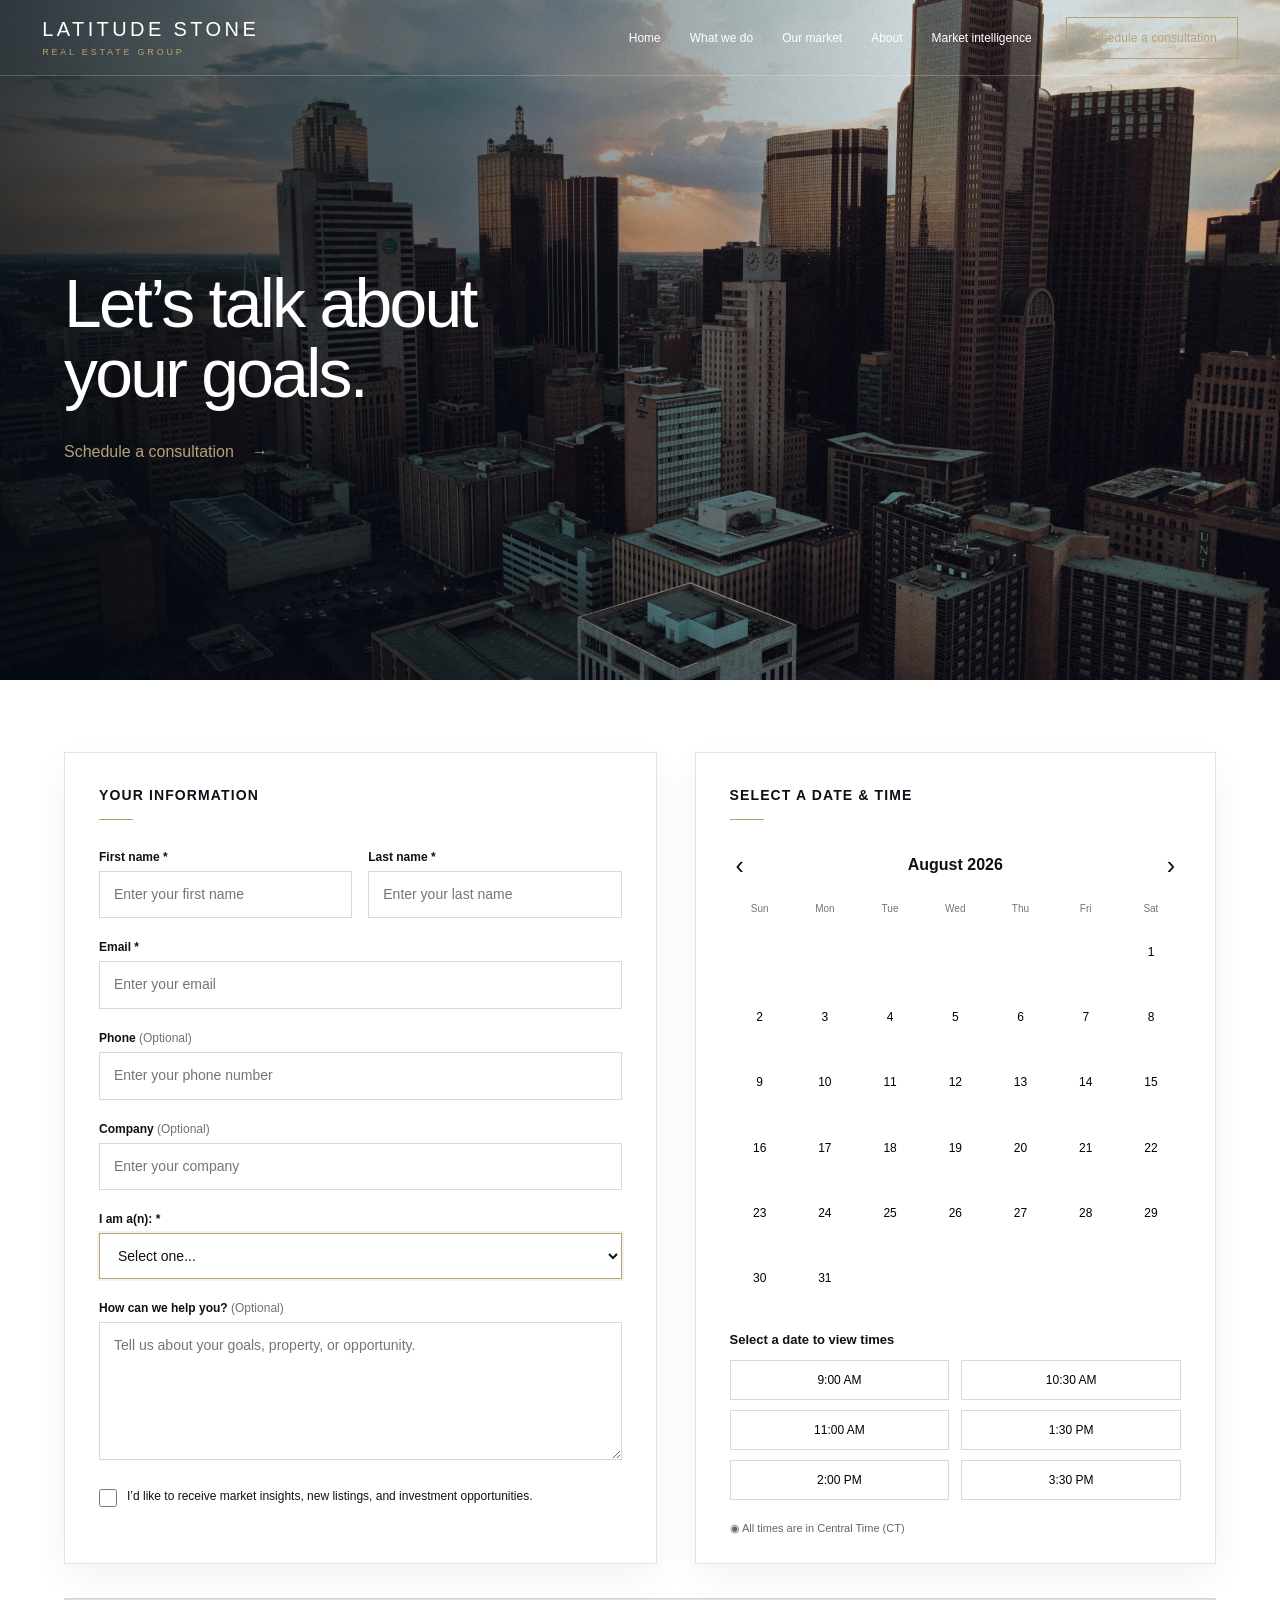
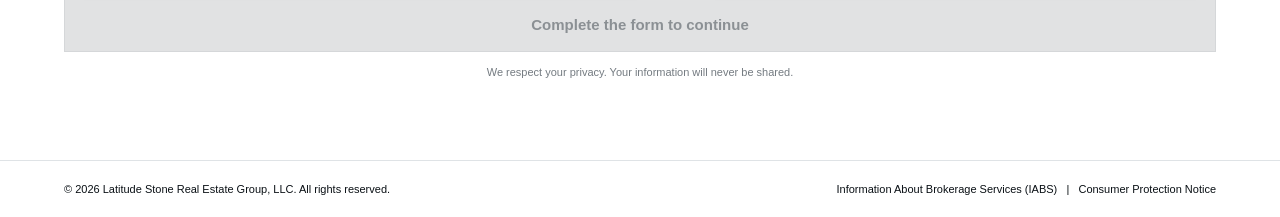
<file: schedule.html>
<!DOCTYPE html>

<html lang="en">
<head>
<meta charset="utf-8"/>
<meta content="width=device-width, initial-scale=1" name="viewport"/>
<meta content="Schedule a commercial real estate consultation with Latitude Stone Real Estate Group." name="description"/>
<meta content="#040b12" name="theme-color"/>
<title>Schedule a Consultation | Latitude Stone</title>
<link href="styles.css" rel="stylesheet"/>
</head>
<body class="schedule-page">
<header class="site-header">
<a aria-label="Latitude Stone home" class="wordmark" href="index.html#home"><strong>LATITUDE STONE</strong><span>REAL ESTATE GROUP</span></a>
<button aria-expanded="false" aria-label="Open navigation" class="menu-toggle"><span></span><span></span></button>
<nav aria-label="Primary navigation">
<a href="index.html#home">Home</a>
<a href="services.html">What we do</a>
<a href="index.html#market">Our market</a>
<a href="about.html">About</a>
<a href="insights.html">Market intelligence</a>
</nav>
<a class="outline-button header-cta" href="#booking">Schedule a consultation</a>
</header>
<main>
<section class="schedule-hero">
<div class="schedule-hero-copy">
<h1>Let’s talk about<br/>your goals.</h1>
<a class="schedule-hero-link" href="#booking">Schedule a consultation <span>→</span></a>
</div>
</section>
<section class="schedule-booking" id="booking">
<div class="schedule-booking-grid">
<div class="schedule-card">
<h2>Your information</h2>
<form class="consultation-form" id="consultation-form">
<div class="form-two"><label>First name *<input autocomplete="given-name" name="first_name" placeholder="Enter your first name" required=""/></label><label>Last name *<input autocomplete="family-name" name="last_name" placeholder="Enter your last name" required=""/></label></div>
<label>Email *<input autocomplete="email" name="email" placeholder="Enter your email" required="" type="email"/></label>
<label>Phone <span class="optional">(Optional)</span><input autocomplete="tel" name="phone" placeholder="Enter your phone number" type="tel"/></label>
<label>Company <span class="optional">(Optional)</span><input autocomplete="organization" name="company" placeholder="Enter your company"/></label>
<label>I am a(n): *<select name="role" required=""><option value="">Select one...</option><option>Investor</option><option>Property Owner</option><option>Business Owner</option><option>Developer</option><option>Broker / Referral Partner</option><option>Other</option></select></label>
<label>How can we help you? <span class="optional">(Optional)</span><textarea name="message" placeholder="Tell us about your goals, property, or opportunity."></textarea></label>
<label class="consultation-optin"><input name="market_updates" type="checkbox" value="Yes"/><span>I’d like to receive market insights, new listings, and investment opportunities.</span></label>
<input id="consultation-date" name="consultation_date" type="hidden"/><input id="consultation-time" name="consultation_time" type="hidden"/>
</form>
</div>
<div class="schedule-card calendar-card">
<h2>Select a date &amp; time</h2>
<div class="calendar-header"><button aria-label="Previous month" id="prev-month" type="button">‹</button><span class="calendar-month" id="calendar-month"></span><button aria-label="Next month" id="next-month" type="button">›</button></div>
<div class="calendar-weekdays"><span>Sun</span><span>Mon</span><span>Tue</span><span>Wed</span><span>Thu</span><span>Fri</span><span>Sat</span></div>
<div class="calendar-days" id="calendar-days"></div>
<p class="selected-date-label" id="selected-date-label">Select a date to view times</p>
<div class="time-grid" id="time-grid"><button type="button">9:00 AM</button><button type="button">10:30 AM</button><button type="button">11:00 AM</button><button type="button">1:30 PM</button><button type="button">2:00 PM</button><button type="button">3:30 PM</button></div>
<p class="timezone">◉ All times are in Central Time (CT)</p>
</div>
</div>
<div class="schedule-action">
<button class="schedule-submit" disabled="" form="consultation-form" id="schedule-submit" type="submit">Complete the form to continue</button>
<p class="schedule-privacy">We respect your privacy. Your information will never be shared.</p>
</div>
</section>
</main>
<footer class="legal-footer"><p>© 2026 Latitude Stone Real Estate Group, LLC. All rights reserved.</p><p><a href="#">Information About Brokerage Services (IABS)</a>   |   <a href="#">Consumer Protection Notice</a></p></footer>
<div aria-hidden="true" class="community-modal" id="community-modal">
<div class="community-backdrop" data-community-close=""></div>
<section aria-labelledby="community-title" aria-modal="true" class="community-dialog" role="dialog">
<button aria-label="Close community form" class="community-close" data-community-close="" type="button">×</button>
<div class="community-form-panel">
<p class="community-kicker">Join the</p>
<h2 id="community-title">Latitude Stone Community</h2>
<p class="community-intro">Receive market intelligence, new listings, development updates, and investment opportunities across North Texas commercial real estate.</p>
<form class="community-form" id="community-form">
<div class="community-two-col">
<label>Name <span aria-hidden="true">*</span><input autocomplete="name" name="name" placeholder="Enter your name" required="" type="text"/></label>
<label>Email <span aria-hidden="true">*</span><input autocomplete="email" name="email" placeholder="Enter your email" required="" type="email"/></label>
</div>
<label>Phone <span class="optional">(Optional)</span><input autocomplete="tel" name="phone" placeholder="Enter your phone number" type="tel"/></label>
<fieldset class="community-role-group">
<legend>I am a(n): <span aria-hidden="true">*</span></legend>
<div class="community-role-grid">
<label><input name="role" required="" type="radio" value="Investor"/><span>Investor</span></label>
<label><input name="role" type="radio" value="Developer"/><span>Developer</span></label>
<label><input name="role" type="radio" value="Property Owner"/><span>Property Owner</span></label>
<label><input name="role" type="radio" value="Broker / Referral Partner"/><span>Broker / Referral Partner</span></label>
<label><input name="role" type="radio" value="Business Owner"/><span>Business Owner</span></label>
<label><input name="role" type="radio" value="Other"/><span>Other</span></label>
</div>
</fieldset>
<div class="community-conditional" data-role-panel="Investor" hidden="">
<label>Investment focus <span class="optional">(Optional)</span>
<select name="investor_focus">
<option value="">Select an area</option><option>Retail</option><option>Industrial / Flex</option><option>Office</option><option>Land</option><option>Mixed-use</option><option>Multifamily</option><option>Self storage</option><option>Not sure yet</option>
</select>
</label>
</div>
<div class="community-conditional" data-role-panel="Property Owner" hidden="">
<label>What are you interested in? <span class="optional">(Optional)</span>
<select name="owner_interest">
<option value="">Select an option</option><option>Selling</option><option>Leasing</option><option>Property management</option><option>Valuation</option><option>Market updates</option>
</select>
</label>
</div>
<div class="community-conditional" data-role-panel="Business Owner" hidden="">
<label>What are you looking to do? <span class="optional">(Optional)</span>
<select name="business_interest">
<option value="">Select an option</option><option>Buy</option><option>Lease</option><option>Build</option><option>Just researching</option>
</select>
</label>
</div>
<div class="community-conditional community-two-col" data-role-panel="Developer" hidden="">
<label>Primary project type <span class="optional">(Optional)</span><input name="developer_type" placeholder="e.g., retail, industrial" type="text"/></label>
<label>Geographic focus <span class="optional">(Optional)</span><input name="developer_market" placeholder="e.g., Collin County" type="text"/></label>
</div>
<div class="community-conditional community-two-col" data-role-panel="Broker / Referral Partner" hidden="">
<label>Company <span class="optional">(Optional)</span><input autocomplete="organization" name="broker_company" placeholder="Company name" type="text"/></label>
<label>Market served <span class="optional">(Optional)</span><input name="broker_market" placeholder="Primary market" type="text"/></label>
</div>
<div class="community-conditional" data-role-panel="Other" hidden="">
<label>Tell us a little about yourself <span class="optional">(Optional)</span><textarea name="other_details" placeholder="How can Latitude Stone help?" rows="2"></textarea></label>
</div>
<p class="community-tailor">We’d like to tailor the information you receive. Additional fields appear only when relevant.</p>
<label class="community-checkbox"><input name="opportunities" type="checkbox" value="Yes"/><span>I’d also like to receive new listings and investment opportunities.</span></label>
<button class="community-submit" type="submit">Join the Community</button>
<p class="community-privacy">We respect your privacy. Your information will never be shared.</p>
</form>
</div>
<aside aria-label="Dallas skyline at night" class="community-image-panel">
<div class="community-image-copy">
<h3><span>North Texas</span><span>Commercial Real Estate</span></h3>
<span class="community-image-rule"></span>
<strong>LATITUDE STONE</strong>
<small>REAL ESTATE GROUP</small>
<em>A Higher Perspective on Commercial Real Estate</em>
</div>
</aside>
</section>
</div><script src="script.js"></script>
</body>
</html>
</file>
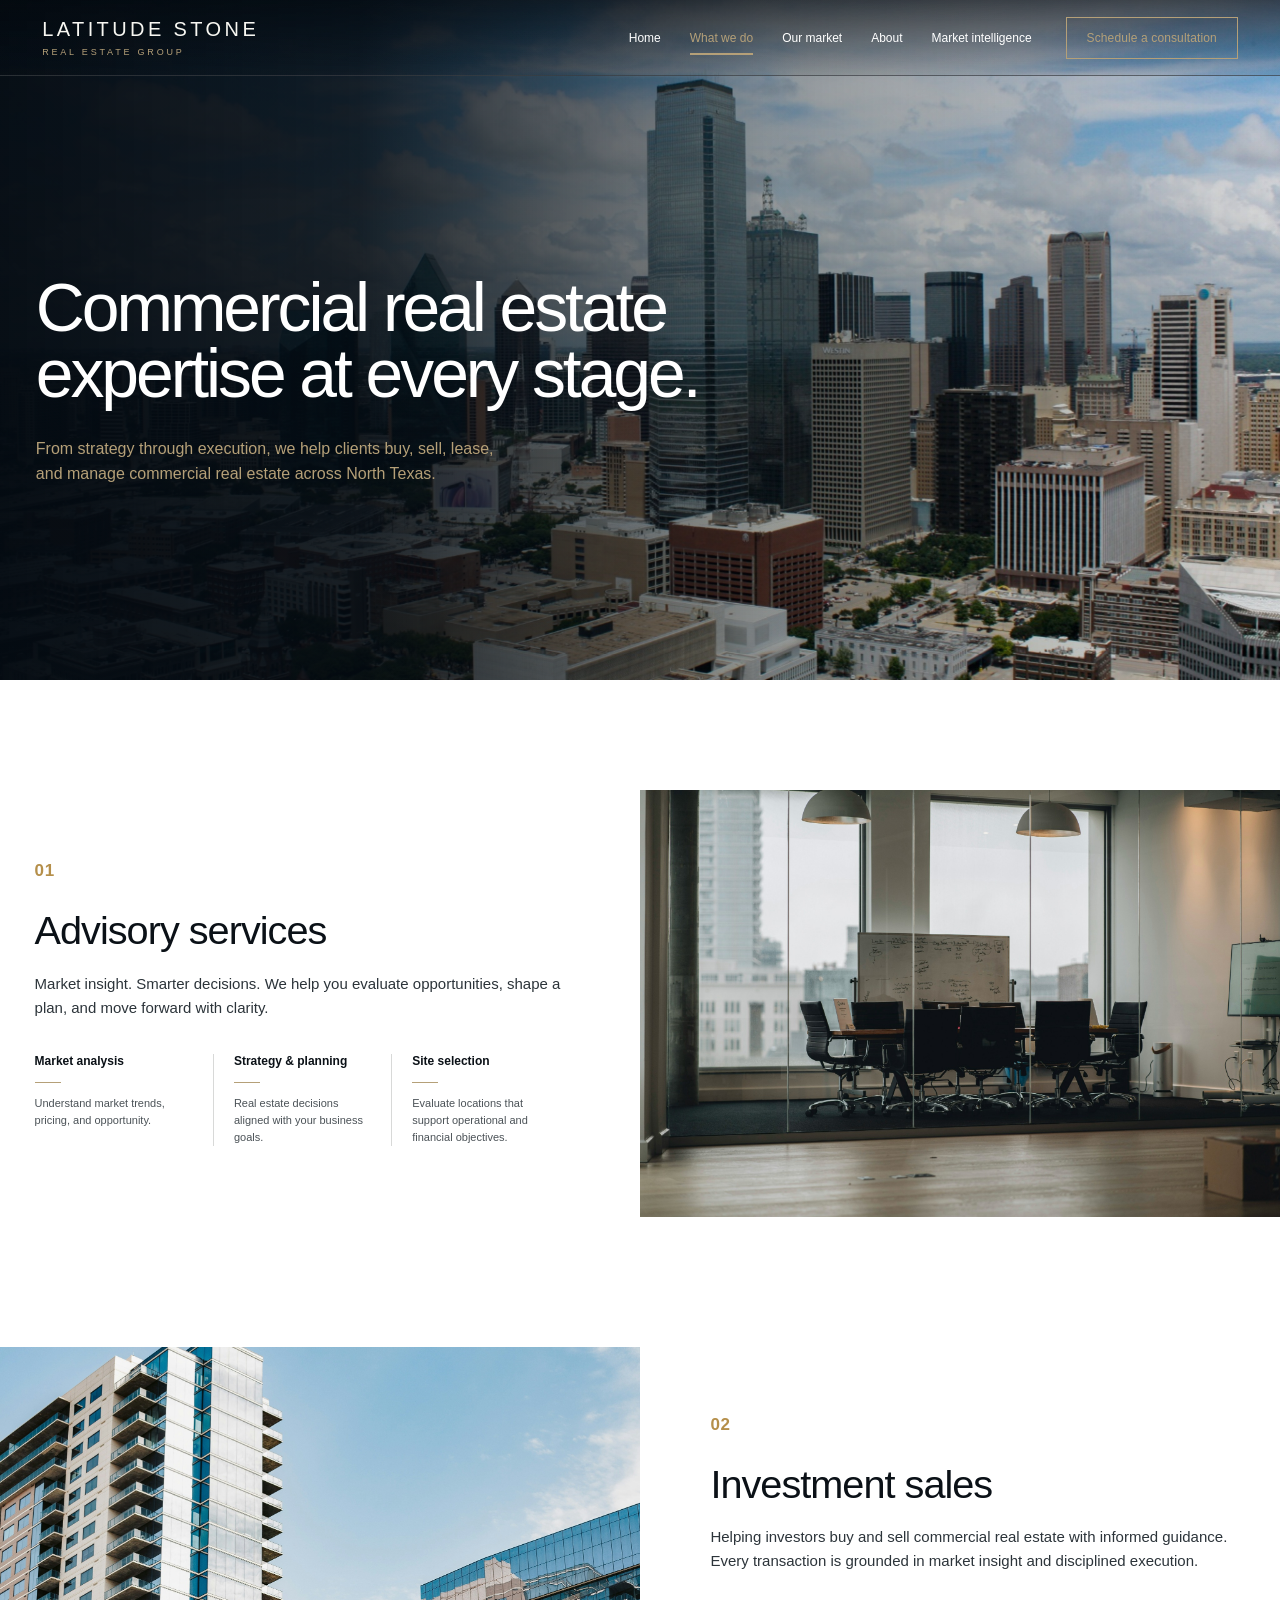
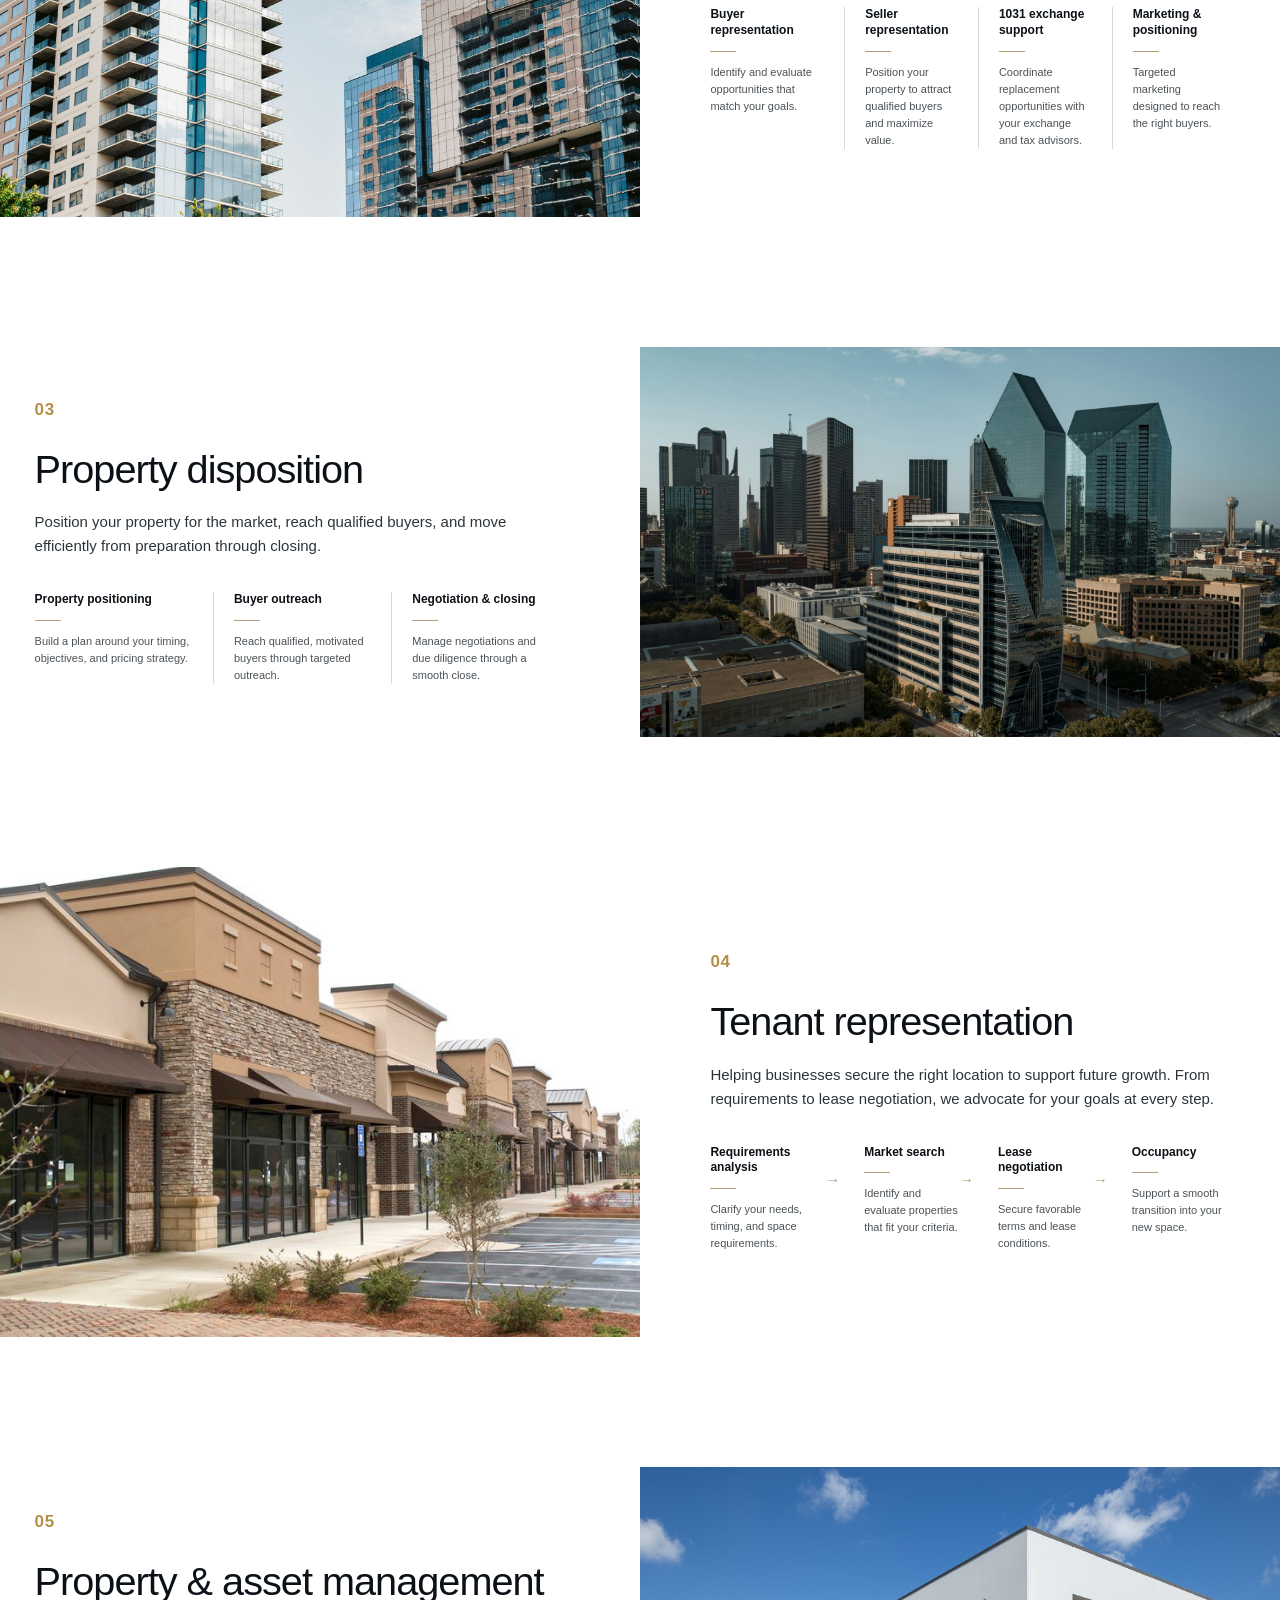
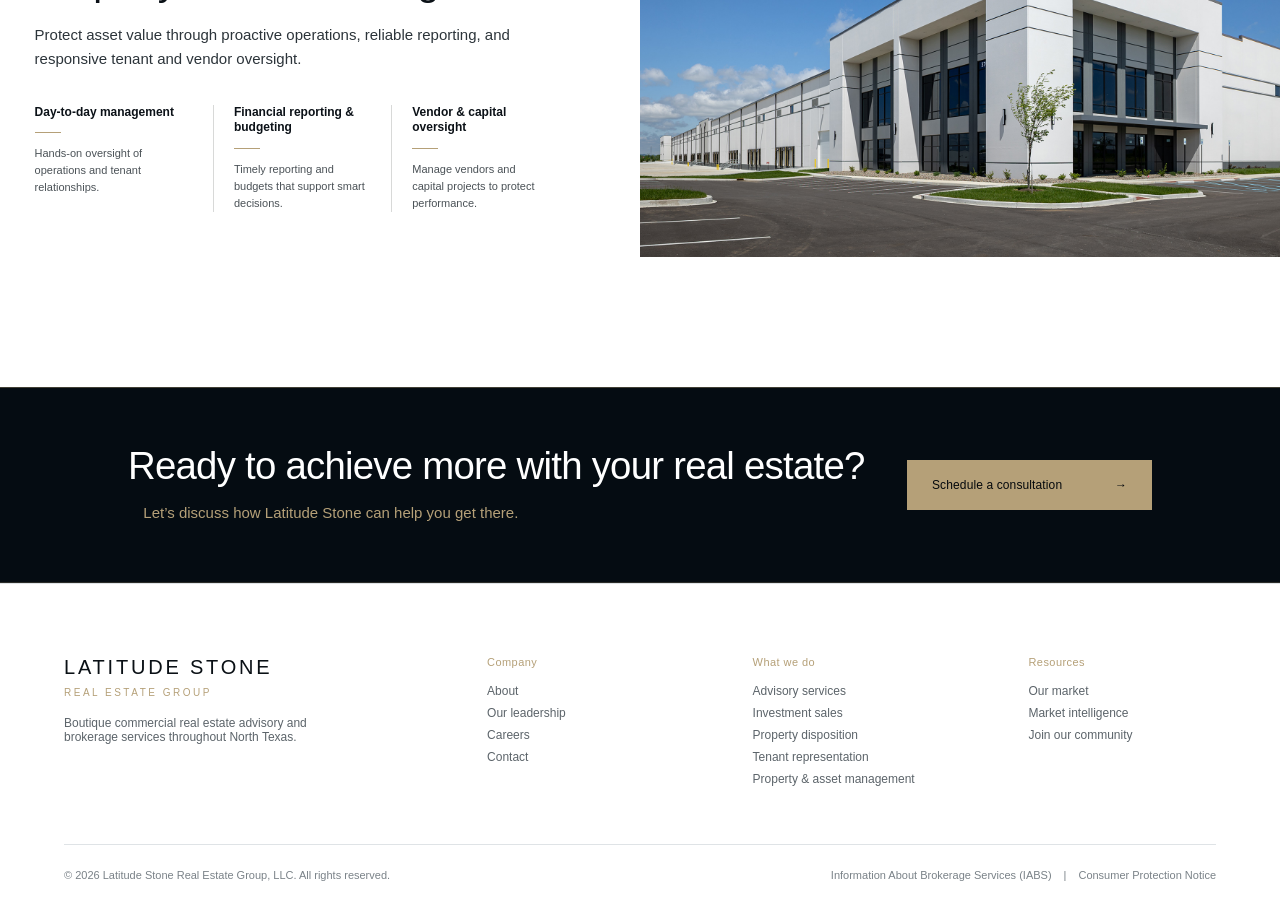
<file: services.html>
<!DOCTYPE html>

<html lang="en">
<head>
<meta charset="utf-8"/>
<meta content="width=device-width, initial-scale=1" name="viewport"/>
<meta content="Latitude Stone Real Estate Group provides commercial real estate advisory, investment sales, property disposition, tenant representation, and property and asset management services across North Texas." name="description"/>
<meta content="#040b12" name="theme-color"/>
<title>What We Do | Latitude Stone Real Estate Group</title>
<link href="styles.css" rel="stylesheet"/>
</head>
<body class="services-page">
<header class="site-header">
<a aria-label="Latitude Stone home" class="wordmark" href="index.html#home"><strong>LATITUDE STONE</strong><span>REAL ESTATE GROUP</span></a>
<button aria-expanded="false" aria-label="Open navigation" class="menu-toggle"><span></span><span></span></button>
<nav aria-label="Primary navigation">
<a href="index.html#home">Home</a>
<a class="active" href="services.html">What we do</a>
<a href="index.html#market">Our market</a>
<a href="about.html">About</a>
<a href="insights.html">Market intelligence</a>
</nav>
<a class="outline-button header-cta" href="schedule.html">Schedule a consultation</a>
</header>
<main>
<section class="services-hero">
<div class="services-hero-overlay"></div>
<div class="services-hero-copy reveal">
<h1 class="services-hero-title">
<span class="services-hero-title-desktop">Commercial real estate<br/>expertise at every stage.</span>
<span class="services-hero-title-mobile">Commercial<br/>real estate<br/>expertise at<br/>every stage.</span>
</h1>
<p>From strategy through execution, we help clients buy, sell, lease,<br class="hero-copy-break"/>and manage commercial real estate across North Texas.</p>
</div>
</section>
<section class="service-detail service-detail-odd reveal service-slide-right" id="advisory">
<div class="service-detail-copy">
<p class="service-number">01</p>
<h2>Advisory services</h2>
<p class="service-intro">Market insight. Smarter decisions. We help you evaluate opportunities, shape a plan, and move forward with clarity.</p>
<div class="service-capabilities three">
<div><h3>Market analysis</h3><span></span><p>Understand market trends, pricing, and opportunity.</p></div>
<div><h3>Strategy &amp; planning</h3><span></span><p>Real estate decisions aligned with your business goals.</p></div>
<div><h3>Site selection</h3><span></span><p>Evaluate locations that support operational and financial objectives.</p></div>
</div>
</div>
<div class="service-detail-image"><img alt="Executive boardroom representing Latitude Stone advisory services" src="assets/services-advisory.jpg"/></div>
</section>
<section class="service-detail service-detail-even reveal service-slide-left" id="investment-sales">
<div class="service-detail-image"><img alt="Modern commercial property representing investment sales" src="assets/services-investment.jpg"/></div>
<div class="service-detail-copy">
<p class="service-number">02</p>
<h2>Investment sales</h2>
<p class="service-intro">Helping investors buy and sell commercial real estate with informed guidance. Every transaction is grounded in market insight and disciplined execution.</p>
<div class="service-capabilities four">
<div><h3>Buyer representation</h3><span></span><p>Identify and evaluate opportunities that match your goals.</p></div>
<div><h3>Seller representation</h3><span></span><p>Position your property to attract qualified buyers and maximize value.</p></div>
<div><h3>1031 exchange support</h3><span></span><p>Coordinate replacement opportunities with your exchange and tax advisors.</p></div>
<div><h3>Marketing &amp; positioning</h3><span></span><p>Targeted marketing designed to reach the right buyers.</p></div>
</div>
</div>
</section>
<section class="service-detail service-detail-odd reveal service-slide-right" id="property-disposition">
<div class="service-detail-copy">
<p class="service-number">03</p>
<h2>Property disposition</h2>
<p class="service-intro">Position your property for the market, reach qualified buyers, and move efficiently from preparation through closing.</p>
<div class="service-capabilities three">
<div><h3>Property positioning</h3><span></span><p>Build a plan around your timing, objectives, and pricing strategy.</p></div>
<div><h3>Buyer outreach</h3><span></span><p>Reach qualified, motivated buyers through targeted outreach.</p></div>
<div><h3>Negotiation &amp; closing</h3><span></span><p>Manage negotiations and due diligence through a smooth close.</p></div>
</div>
</div>
<div class="service-detail-image"><img alt="Downtown Dallas commercial real estate representing property disposition" src="assets/services-disposition.jpg"/></div>
</section>
<section class="service-detail service-detail-even reveal service-slide-left" id="tenant-representation">
<div class="service-detail-image"><img alt="Retail center representing tenant representation" src="assets/services-tenant.jpg"/></div>
<div class="service-detail-copy">
<p class="service-number">04</p>
<h2>Tenant representation</h2>
<p class="service-intro">Helping businesses secure the right location to support future growth. From requirements to lease negotiation, we advocate for your goals at every step.</p>
<div class="service-capabilities four service-process">
<div><h3>Requirements analysis</h3><span></span><p>Clarify your needs, timing, and space requirements.</p></div>
<div><h3>Market search</h3><span></span><p>Identify and evaluate properties that fit your criteria.</p></div>
<div><h3>Lease negotiation</h3><span></span><p>Secure favorable terms and lease conditions.</p></div>
<div><h3>Occupancy</h3><span></span><p>Support a smooth transition into your new space.</p></div>
</div>
</div>
</section>
<section class="service-detail service-detail-odd reveal service-slide-right" id="property-management">
<div class="service-detail-copy">
<p class="service-number">05</p>
<h2>Property &amp; asset management</h2>
<p class="service-intro">Protect asset value through proactive operations, reliable reporting, and responsive tenant and vendor oversight.</p>
<div class="service-capabilities three">
<div><h3>Day-to-day management</h3><span></span><p>Hands-on oversight of operations and tenant relationships.</p></div>
<div><h3>Financial reporting &amp; budgeting</h3><span></span><p>Timely reporting and budgets that support smart decisions.</p></div>
<div><h3>Vendor &amp; capital oversight</h3><span></span><p>Manage vendors and capital projects to protect performance.</p></div>
</div>
</div>
<div class="service-detail-image"><img alt="Class A industrial property representing property and asset management" src="assets/services-management.jpg"/></div>
</section>
<section class="services-page-cta">
<div class="interior-cta-inner services-page-cta-inner reveal">
<div class="interior-cta-copy">
<h2>Ready to achieve more with your real estate?</h2>
<p>Let’s discuss how Latitude Stone can help you get there.</p>
</div>
<a class="gold-button services-bottom-cta interior-cta-button" href="schedule.html">Schedule a consultation <span>→</span></a>
</div>
</section>
</main>
<footer>
<div class="footer-grid">
<div class="footer-brand"><strong>LATITUDE STONE</strong><span>REAL ESTATE GROUP</span><p>Boutique commercial real estate advisory and brokerage services throughout North Texas.</p></div>
<div><b>Company</b><a href="about.html">About</a><a href="about.html#leadership">Our leadership</a><a href="about.html#careers">Careers</a><a href="mailto:Info@LatitudeStoneRealEstate.com">Contact</a></div>
<div><b><a class="footer-heading-link" href="services.html">What we do</a></b><a href="#advisory">Advisory services</a><a href="#investment-sales">Investment sales</a><a href="#property-disposition">Property disposition</a><a href="#tenant-representation">Tenant representation</a><a href="#property-management">Property &amp; asset management</a></div>
<div><b>Resources</b><a href="index.html#market">Our market</a><a href="insights.html">Market intelligence</a><a aria-controls="community-modal" aria-haspopup="dialog" class="community-trigger footer-community-trigger" href="#community-modal">Join our community</a></div>
</div>
<div class="footer-bottom"><p>© 2026 Latitude Stone Real Estate Group, LLC. All rights reserved.</p><div class="compliance-links"><a href="#">Information About Brokerage Services (IABS)</a><span>|</span><a href="#">Consumer Protection Notice</a></div></div>
</footer>
<div aria-hidden="true" class="community-modal" id="community-modal">
<div class="community-backdrop" data-community-close=""></div>
<section aria-labelledby="community-title" aria-modal="true" class="community-dialog" role="dialog">
<button aria-label="Close community form" class="community-close" data-community-close="" type="button">×</button>
<div class="community-form-panel">
<p class="community-kicker">Join the</p>
<h2 id="community-title">Latitude Stone Community</h2>
<p class="community-intro">Receive market intelligence, new listings, development updates, and investment opportunities across North Texas commercial real estate.</p>
<form class="community-form" id="community-form">
<div class="community-two-col">
<label>Name <span aria-hidden="true">*</span><input autocomplete="name" name="name" placeholder="Enter your name" required="" type="text"/></label>
<label>Email <span aria-hidden="true">*</span><input autocomplete="email" name="email" placeholder="Enter your email" required="" type="email"/></label>
</div>
<label>Phone <span class="optional">(Optional)</span><input autocomplete="tel" name="phone" placeholder="Enter your phone number" type="tel"/></label>
<fieldset class="community-role-group">
<legend>I am a(n): <span aria-hidden="true">*</span></legend>
<div class="community-role-grid">
<label><input name="role" required="" type="radio" value="Investor"/><span>Investor</span></label>
<label><input name="role" type="radio" value="Developer"/><span>Developer</span></label>
<label><input name="role" type="radio" value="Property Owner"/><span>Property Owner</span></label>
<label><input name="role" type="radio" value="Broker / Referral Partner"/><span>Broker / Referral Partner</span></label>
<label><input name="role" type="radio" value="Business Owner"/><span>Business Owner</span></label>
<label><input name="role" type="radio" value="Other"/><span>Other</span></label>
</div>
</fieldset>
<div class="community-conditional" data-role-panel="Investor" hidden="">
<label>Investment focus <span class="optional">(Optional)</span>
<select name="investor_focus">
<option value="">Select an area</option><option>Retail</option><option>Industrial / Flex</option><option>Office</option><option>Land</option><option>Mixed-use</option><option>Multifamily</option><option>Self storage</option><option>Not sure yet</option>
</select>
</label>
</div>
<div class="community-conditional" data-role-panel="Property Owner" hidden="">
<label>What are you interested in? <span class="optional">(Optional)</span>
<select name="owner_interest">
<option value="">Select an option</option><option>Selling</option><option>Leasing</option><option>Property management</option><option>Valuation</option><option>Market updates</option>
</select>
</label>
</div>
<div class="community-conditional" data-role-panel="Business Owner" hidden="">
<label>What are you looking to do? <span class="optional">(Optional)</span>
<select name="business_interest">
<option value="">Select an option</option><option>Buy</option><option>Lease</option><option>Build</option><option>Just researching</option>
</select>
</label>
</div>
<div class="community-conditional community-two-col" data-role-panel="Developer" hidden="">
<label>Primary project type <span class="optional">(Optional)</span><input name="developer_type" placeholder="e.g., retail, industrial" type="text"/></label>
<label>Geographic focus <span class="optional">(Optional)</span><input name="developer_market" placeholder="e.g., Collin County" type="text"/></label>
</div>
<div class="community-conditional community-two-col" data-role-panel="Broker / Referral Partner" hidden="">
<label>Company <span class="optional">(Optional)</span><input autocomplete="organization" name="broker_company" placeholder="Company name" type="text"/></label>
<label>Market served <span class="optional">(Optional)</span><input name="broker_market" placeholder="Primary market" type="text"/></label>
</div>
<div class="community-conditional" data-role-panel="Other" hidden="">
<label>Tell us a little about yourself <span class="optional">(Optional)</span><textarea name="other_details" placeholder="How can Latitude Stone help?" rows="2"></textarea></label>
</div>
<p class="community-tailor">We’d like to tailor the information you receive. Additional fields appear only when relevant.</p>
<label class="community-checkbox"><input name="opportunities" type="checkbox" value="Yes"/><span>I’d also like to receive new listings and investment opportunities.</span></label>
<button class="community-submit" type="submit">Join the Community</button>
<p class="community-privacy">We respect your privacy. Your information will never be shared.</p>
</form>
</div>
<aside aria-label="Dallas skyline at night" class="community-image-panel">
<div class="community-image-copy">
<h3><span>North Texas</span><span>Commercial Real Estate</span></h3>
<span class="community-image-rule"></span>
<strong>LATITUDE STONE</strong>
<small>REAL ESTATE GROUP</small>
<em>A Higher Perspective on Commercial Real Estate</em>
</div>
</aside>
</section>
</div><script src="script.js"></script>
</body>
</html>
</file>
<file: styles.css>
:root{--ink:#040b12;--ink2:#07131d;--cream:#f4f0e7;--gold:#d8a23b;--gold2:#e0b958;--white:#f8f7f2;--muted:#c9d1d7;--line:rgba(255,255,255,.16);--serif:'Libre Caslon Display',serif;--sans:'DM Sans',sans-serif}*{box-sizing:border-box}html{scroll-behavior:smooth}body{margin:0;background:var(--ink);color:var(--white);font-family:var(--sans);font-weight:400}a{color:inherit;text-decoration:none}img{display:block;width:100%}p{margin-top:0}.site-header{height:76px;position:sticky;top:0;z-index:50;display:flex;align-items:center;gap:34px;padding:0 clamp(24px,3.3vw,58px);background:rgba(3,9,15,.97);border-bottom:1px solid rgba(255,255,255,.1);backdrop-filter:blur(14px)}.wordmark{display:flex;flex-direction:column;min-width:245px}.wordmark strong{font-size:18px;letter-spacing:.16em;font-weight:500}.wordmark span{font-size:9px;letter-spacing:.3em;color:var(--gold);margin-top:6px}.site-header nav{margin-left:auto;display:flex;align-items:center;gap:29px}.site-header nav a{font-size:10px;text-transform:uppercase;letter-spacing:.04em;font-weight:600;position:relative;padding:29px 0}.site-header nav a:after{content:'';position:absolute;left:50%;right:50%;bottom:19px;height:2px;background:var(--gold);transition:.25s}.site-header nav a:hover:after,.site-header nav a.active:after{left:0;right:0}.outline-button{border:1px solid var(--gold);color:var(--gold);padding:13px 20px;font-size:10px;text-transform:uppercase;letter-spacing:.08em;font-weight:600;white-space:nowrap}.menu-toggle{display:none;background:none;border:0;padding:8px}.menu-toggle span{display:block;width:25px;height:2px;background:#fff;margin:6px}.hero{min-height:650px;display:flex;align-items:center;position:relative;overflow:hidden}.hero-slides,.hero-slide,.hero-overlay{position:absolute;inset:0}.hero-slide{background-position:center;background-size:cover;opacity:0;transform:scale(1.025);transition:opacity 1.3s ease,transform 8s ease}.hero-slide.active{opacity:1;transform:scale(1.065)}.hero-slide:nth-child(1){background-position:64% 50%}.hero-slide:nth-child(2){background-position:center 56%}.hero-slide:nth-child(3){background-position:center 52%}.hero-overlay{background:linear-gradient(90deg,rgba(4,11,18,.98) 0%,rgba(4,11,18,.9) 28%,rgba(4,11,18,.3) 55%,rgba(4,11,18,.08) 100%)}.hero-copy{position:relative;z-index:2;width:min(730px,58vw);padding:100px 0 105px clamp(28px,4.2vw,72px)}.eyebrow{text-transform:uppercase;color:var(--gold);letter-spacing:.18em;font-size:13px;font-weight:600;margin-bottom:18px}.hero h1{font:400 clamp(58px,6vw,92px)/1.02 var(--serif);letter-spacing:-.03em;margin:0 0 28px;max-width:750px}.hero-lead{max-width:610px;font-size:17px;line-height:1.65;color:#eef2f4;margin-bottom:35px}.hero-dots{position:absolute;z-index:3;left:50%;bottom:24px;transform:translateX(-50%);display:flex;gap:9px}.hero-dots button{width:8px;height:8px;border-radius:50%;border:1px solid rgba(255,255,255,.8);background:#fff;padding:0;cursor:pointer}.hero-dots button.active{width:19px;border-radius:8px;background:var(--gold);border-color:var(--gold)}.gold-button{display:inline-flex;align-items:center;justify-content:space-between;gap:28px;background:#dfb455;color:#111;padding:17px 24px;text-transform:uppercase;font-size:11px;letter-spacing:.05em;font-weight:700;min-width:255px;transition:.25s}.gold-button:hover{transform:translateY(-2px);filter:brightness(1.05)}.gold-button.compact{min-width:230px}.section{padding:110px clamp(28px,4vw,68px)}.section-dark{background:var(--ink)}.section-light{background:var(--cream);color:#0b1822}.section-heading{text-align:center;margin-bottom:52px}.section h2,.contact-cta h2{font:400 clamp(38px,4vw,58px)/1.08 var(--serif);letter-spacing:-.02em;margin-bottom:24px}.section-heading h2{margin-bottom:0}.services{padding-top:88px;padding-bottom:125px}.service-grid{display:grid;grid-template-columns:repeat(5,1fr);gap:14px;max-width:1560px;margin:auto}.service-card{border:1px solid rgba(255,255,255,.25);padding:36px 24px 30px;min-height:360px;display:flex;flex-direction:column;background:linear-gradient(180deg,rgba(10,25,37,.7),rgba(4,11,18,.72));transition:.3s}.service-card:hover{border-color:rgba(216,162,59,.8);transform:translateY(-5px)}.service-card svg{width:60px;height:60px;margin:0 auto 24px;fill:none;stroke:var(--gold);stroke-width:2;stroke-linecap:round;stroke-linejoin:round}.service-card h3{text-align:center;text-transform:uppercase;font-size:14px;line-height:1.25;letter-spacing:.04em;min-height:42px;margin-bottom:10px}.mini-rule{width:32px;height:1px;background:var(--gold);display:block;margin:0 auto 20px}.service-card p{color:#d5dde3;font-size:14px;line-height:1.65}.market{display:grid;grid-template-columns:46% 54%;padding:0;min-height:650px;background:var(--cream)}.market-copy{padding:105px clamp(34px,5vw,82px)}.market-copy h2{font-size:clamp(44px,5vw,70px)}.body-copy{max-width:620px;line-height:1.72}.market-points{display:grid;grid-template-columns:1fr 1fr;gap:28px 32px;margin:42px 0 0}.market-points article{display:flex;gap:14px}.market-points svg{width:44px;height:44px;flex:0 0 44px;border:1px solid var(--gold);border-radius:50%;padding:10px;fill:none;stroke:var(--gold);stroke-width:1.8;stroke-linecap:round;stroke-linejoin:round}.market-points h3{text-transform:uppercase;font-size:12px;letter-spacing:.04em;margin-bottom:6px}.market-points p{font-size:12px;line-height:1.5;margin:0}.market-map{background:var(--cream) url('assets/metroplex-map.jpg') center/cover no-repeat;min-height:650px;mix-blend-mode:multiply}.meet-darin{display:grid;grid-template-columns:minmax(360px,43%) minmax(0,57%);gap:70px;align-items:center;padding-top:115px;padding-bottom:115px}.portrait-wrap{max-width:620px}.portrait-wrap img{aspect-ratio:1/1;object-fit:cover;object-position:center top;border:1px solid rgba(255,255,255,.15)}.darin-copy{max-width:none;padding-right:clamp(10px,4vw,70px)}.darin-copy p{color:#d4dce2;max-width:900px;line-height:1.65}.darin-details{display:grid;grid-template-columns:repeat(3,1fr);margin:34px 0 32px;border-top:1px solid rgba(255,255,255,.18);border-bottom:1px solid rgba(255,255,255,.18)}.darin-details span{padding:17px 14px;text-align:center;color:#efcf86;text-transform:uppercase;font-size:10px;letter-spacing:.08em}.darin-details span+span{border-left:1px solid rgba(255,255,255,.18)}.why{display:grid;grid-template-columns:minmax(310px,34%) 1fr;gap:55px;border-top:1px solid var(--line);padding-top:120px;padding-bottom:125px}.why-intro{padding-right:40px}.why-intro p{color:#d2dae0;line-height:1.7}.pillars{display:grid;grid-template-columns:repeat(4,1fr);align-items:stretch}.pillars article{padding:0 27px;text-align:center;border-left:1px solid rgba(255,255,255,.28);display:grid;grid-template-rows:70px 58px 16px auto;align-items:start}.pillars svg{width:50px;height:50px;margin:0 auto;fill:none;stroke:var(--gold);stroke-width:1.7;stroke-linecap:round;stroke-linejoin:round}.pillars h3{text-transform:uppercase;font-size:14px;line-height:1.25;letter-spacing:.04em;margin:0}.pillars p{font-size:13px;color:#d0d9df;line-height:1.6;margin:0}.insights{display:grid;grid-template-columns:270px 1fr;gap:56px;padding-top:115px;padding-bottom:125px}.insight-intro p{line-height:1.65}.insight-grid{display:grid;grid-template-columns:repeat(3,1fr);gap:20px}.insight-grid article{background:#fff;box-shadow:0 12px 28px rgba(21,31,41,.09);transition:.3s}.insight-grid article:hover{transform:translateY(-5px);box-shadow:0 18px 36px rgba(21,31,41,.14)}.insight-grid img{height:180px;object-fit:cover;transition:.5s}.insight-grid article:hover img{transform:scale(1.02)}.insight-grid article>div{padding:24px;overflow:hidden}.insight-grid small{color:#b47c20;text-transform:uppercase;letter-spacing:.08em}.insight-grid h3{font:400 23px/1.2 var(--serif);margin:14px 0}.insight-grid article:hover h3{color:#a66f16}.insight-grid p{font-size:12px}.contact-cta{background:linear-gradient(90deg,rgba(4,11,18,.97),rgba(4,11,18,.74)),url('assets/hero-building.jpg') center 64%/cover no-repeat;padding:145px clamp(28px,5vw,82px) 155px;min-height:450px;display:flex;align-items:center;border-top:1px solid rgba(255,255,255,.12)}.cta-inner{width:100%;max-width:1500px;margin:auto;display:grid;grid-template-columns:minmax(0,1fr) auto;gap:90px;align-items:center}.contact-cta h2{font-size:clamp(48px,5vw,70px);margin-bottom:20px;max-width:850px}.contact-cta p:not(.eyebrow){max-width:700px;font-size:17px;line-height:1.75;color:#d5dce2}.cta-button{min-width:330px;padding:22px 28px;font-size:12px}footer{background:#02070c;padding:72px clamp(28px,5vw,82px) 34px;border-top:1px solid rgba(255,255,255,.1)}.footer-grid{display:grid;grid-template-columns:1.6fr .8fr 1.1fr .8fr;gap:48px}.footer-grid>div:not(.footer-brand){display:flex;flex-direction:column;gap:8px}.footer-grid b{font-size:11px;color:var(--gold);text-transform:uppercase;letter-spacing:.08em;margin-bottom:8px}.footer-grid a,.footer-grid p{font-size:12px;color:#aeb9c2}.footer-grid a:hover,.compliance-links a:hover{color:var(--gold)}.footer-brand{display:flex;flex-direction:column}.footer-brand strong{font-size:20px;letter-spacing:.14em;font-weight:500}.footer-brand span{font-size:10px;color:var(--gold);letter-spacing:.25em;margin:8px 0 18px}.footer-brand p{max-width:300px}.footer-bottom{display:flex;justify-content:space-between;gap:20px;margin-top:58px;padding-top:24px;border-top:1px solid rgba(255,255,255,.1);color:#82909a;font-size:11px}.footer-bottom p{margin:0}.compliance-links{display:flex;gap:12px;flex-wrap:wrap;justify-content:flex-end}.reveal{opacity:0;transform:translateY(20px);transition:opacity .7s ease,transform .7s ease}.reveal.visible{opacity:1;transform:none}
@media(prefers-reduced-motion:reduce){html{scroll-behavior:auto}.hero-slide{transition:none;transform:none}.reveal{opacity:1;transform:none;transition:none}}
@media(max-width:1180px){.site-header nav{gap:17px}.site-header nav a{font-size:9px}.service-grid{grid-template-columns:repeat(3,1fr)}.market{grid-template-columns:1fr}.market-map{min-height:500px}.meet-darin{grid-template-columns:40% 60%;gap:40px}.why{grid-template-columns:1fr}.why-intro{max-width:700px}.insights{grid-template-columns:1fr}.insight-intro{max-width:500px}}
@media(max-width:860px){.site-header{height:70px}.site-header nav{position:absolute;left:0;right:0;top:70px;background:#040b12;display:none;flex-direction:column;align-items:flex-start;padding:25px}.site-header nav.open{display:flex}.header-cta{display:none}.menu-toggle{display:block;margin-left:auto}.hero{min-height:650px}.hero-copy{width:82%;padding-left:28px}.hero h1{font-size:60px}.section{padding:90px 28px}.service-grid{grid-template-columns:1fr 1fr}.market{padding:0}.market-copy{padding:90px 28px}.meet-darin{grid-template-columns:1fr}.portrait-wrap{max-width:520px}.darin-copy{padding-right:0}.pillars{grid-template-columns:1fr 1fr;gap:35px 0}.pillars article:nth-child(3){border-left:0}.insight-grid{grid-template-columns:1fr}.contact-cta{padding:120px 28px 135px}.cta-inner{grid-template-columns:1fr}.footer-grid{grid-template-columns:1fr 1fr}.footer-bottom{flex-direction:column}.compliance-links{justify-content:flex-start}}
@media(max-width:560px){.wordmark{min-width:0}.wordmark strong{font-size:15px}.hero{min-height:690px}.hero-copy{width:100%;padding:110px 22px 80px}.hero-overlay{background:linear-gradient(90deg,rgba(4,11,18,.97),rgba(4,11,18,.72),rgba(4,11,18,.35))}.hero h1{font-size:49px}.service-grid{grid-template-columns:1fr}.market-points{grid-template-columns:1fr}.market-map{min-height:380px}.darin-details{grid-template-columns:1fr}.darin-details span+span{border-left:0;border-top:1px solid rgba(255,255,255,.18)}.pillars{grid-template-columns:1fr}.pillars article{border-left:0;border-top:1px solid rgba(255,255,255,.22);padding:30px 10px;grid-template-rows:auto}.footer-grid{grid-template-columns:1fr}.cta-button{min-width:100%}.footer-bottom{margin-top:45px}}

/* Homepage final-review refinements */
main section[id]{scroll-margin-top:76px}
.service-card{align-items:center;text-align:center;padding:42px 25px 34px;min-height:360px}
.service-card svg{width:68px;height:68px;stroke-width:2.5;margin-bottom:26px}
.service-card p{text-align:center;max-width:270px;margin:0 auto;color:#d5dde3}
.market-map{background-image:url('assets/metroplex-map-light.jpg');background-color:var(--cream);background-position:center;background-size:cover;mix-blend-mode:normal}
.market-points svg{stroke-width:2.2}
.why .eyebrow{color:var(--gold)}
.pillars{padding-top:32px}
.pillars article{grid-template-rows:74px 58px 16px auto}
.pillars svg{width:54px;height:54px;stroke-width:2.15}
.insights{grid-template-columns:minmax(260px,320px) minmax(0,1100px);justify-content:space-between;gap:70px;max-width:1600px;margin:0 auto}
.insight-grid{gap:18px}
.insight-grid img{height:155px}
.insight-grid article>div{padding:21px 22px 23px}
.insight-grid h3{font-size:21px;min-height:52px}
.contact-cta{background-image:linear-gradient(90deg,#040b12 0%,#040b12 34%,rgba(4,11,18,.94) 52%,rgba(4,11,18,.7) 100%),url('assets/hero-building.jpg');background-position:center,center 64%;}
@media(max-width:1180px){main section[id]{scroll-margin-top:76px}.insights{max-width:none;grid-template-columns:1fr}.insight-grid{max-width:none}}


/* Homepage lock-in pass: July 31, 2026 */
/* Keep every navigation destination clear of the sticky header. */
main section[id]{scroll-margin-top:76px}
#why,#insights{min-height:calc(100vh - 76px)}
#why{padding-bottom:max(150px,12vh)}
#insights{width:100%;max-width:none;margin:0;background:var(--cream);padding-bottom:max(155px,12vh)}

/* Approved high-clarity icon treatment. */
.service-card svg{width:70px;height:70px;stroke-width:3;vector-effect:non-scaling-stroke;color:var(--gold)}
.service-card .handshake-icon{width:76px;height:76px;stroke-width:3.25}
.market-points svg{stroke-width:2.6}
.darin-eyebrow{color:var(--gold)!important}

/* Full-width Market Intelligence chapter and equal cards. */
.insights{grid-template-columns:minmax(270px,330px) minmax(0,1050px);justify-content:center;gap:68px}
.insight-grid{grid-template-columns:repeat(3,minmax(0,1fr));align-items:stretch}
.insight-grid article{display:flex;flex-direction:column;min-width:0;height:100%}
.insight-grid img{width:100%;height:155px;object-fit:cover;filter:contrast(1.03) saturate(1.02)}
.insight-grid article>div{display:flex;flex-direction:column;flex:1}
.insight-grid h3{min-height:54px}
.insight-grid p{margin-top:auto}

/* The final consultation link lands at the document bottom via script. */
#contact{scroll-margin-top:0}

@media(max-width:1180px){#why,#insights{min-height:auto}.insights{grid-template-columns:1fr}.insight-grid{grid-template-columns:repeat(3,minmax(0,1fr))}}
@media(max-width:860px){.insight-grid{grid-template-columns:1fr}}


/* RC1 precision fixes: preserve approved layout and change only requested items */
.hero{min-height:calc(100vh - 72px);height:auto}
.hero-slide{background-size:cover;background-position:center}
.hero-slide:nth-child(2),.hero-slide:nth-child(3){filter:contrast(1.05) saturate(1.03)}

/* Reliable solid SVG icon system */
.service-card .fa-icon{display:block;width:66px;height:66px;margin:0 auto 27px;fill:var(--gold);stroke:none!important;color:var(--gold)}
.service-card:nth-child(3) .fa-icon{width:74px;height:66px}
.market-points .fa-market-icon{width:44px;height:44px;flex:0 0 44px;border:1px solid var(--gold);border-radius:50%;padding:10px;fill:var(--gold);stroke:none!important;box-sizing:border-box}

/* Professional accurate freeway map, cream treatment, no territory boundary */
.market-map{background-color:var(--cream);background-image:url('assets/metroplex-map-light.jpg');background-position:center;background-size:cover;background-repeat:no-repeat;mix-blend-mode:normal}

/* Return Why Latitude to the preferred natural chapter height */
#why{min-height:auto!important;padding-bottom:92px!important}

/* Market Intelligence balance and image cleanup */
#insights{min-height:auto!important;padding-top:105px!important;padding-bottom:82px!important;width:100%!important;max-width:none!important;margin:0!important;background:var(--cream)!important}
.insights{grid-template-columns:minmax(300px,360px) minmax(0,1020px)!important;gap:46px!important;justify-content:center!important}
.insight-intro{padding-left:22px}
.insight-grid{align-items:stretch}
.insight-grid article{overflow:hidden;border:0!important}
.insight-grid img{display:block;width:100%;height:155px;object-fit:cover;border:0!important;margin:0!important;padding:0!important;filter:contrast(1.06) saturate(1.04)}
.insight-grid article>div{border:0!important}

@media(max-width:1180px){.insights{grid-template-columns:1fr!important}.insight-intro{padding-left:0}}
@media(max-width:860px){.hero{min-height:calc(100vh - 70px)}}


/* Homepage v1.0 final precision pass */
.hero-slide:nth-child(2){background-position:center 46%;}
.hero-slide:nth-child(3){background-position:center 42%;}
.service-card .service-line-icon{display:block;width:68px;height:68px;margin:0 auto 27px;fill:none!important;stroke:var(--gold)!important;stroke-width:1.8!important;stroke-linecap:round;stroke-linejoin:round;vector-effect:non-scaling-stroke}
.service-card .service-line-icon.handshake-icon{width:76px;height:68px}
.market-map{background-image:url('assets/metroplex-map-light.svg')!important;background-size:cover!important;background-position:center!important;background-color:var(--cream)!important}
#insights .insight-intro{transform:translateX(-72px);padding-left:0!important}
#insights .insight-grid img{display:block!important;margin:0!important;border:0!important;outline:0!important;object-fit:cover!important;object-position:center!important}
#insights .insight-grid article{border-top:0!important;overflow:hidden!important}
#insights .insight-grid article::before{display:none!important}
@media(max-width:1180px){#insights .insight-intro{transform:none}}


/* Latitude Stone release polish */
.hero-slide:nth-child(2){background-position:center 48%;}
.hero-slide:nth-child(3){background-position:center 45%;}
.service-card .service-line-icon{width:66px!important;height:66px!important;fill:none!important;stroke:var(--gold)!important;stroke-width:2.6!important;stroke-linecap:square!important;stroke-linejoin:miter!important;vector-effect:non-scaling-stroke!important}
.service-card .service-line-icon.handshake-icon{width:72px!important;height:66px!important;stroke-width:2.7!important}
.market-map{background-image:url('assets/metroplex-map-light.jpg')!important;background-size:cover!important;background-position:center!important}
#insights .insight-intro{transform:translateX(-112px)!important;padding-left:0!important}
#insights .insight-grid img{display:block!important;margin:0!important;padding:0!important;border:0!important;outline:0!important;height:155px!important;object-fit:cover!important;object-position:center!important}
#insights .insight-grid article{overflow:hidden!important;border:0!important}
#insights .insight-grid article::before{display:none!important}
@media(max-width:1180px){#insights .insight-intro{transform:none!important}}

/* v1.2 targeted correction pass */
/* Consistent professional outlined icon system */
.material-symbols-outlined{
  font-family:'Material Symbols Outlined';
  font-weight:normal;font-style:normal;line-height:1;letter-spacing:normal;
  text-transform:none;display:inline-block;white-space:nowrap;word-wrap:normal;
  direction:ltr;-webkit-font-feature-settings:'liga';-webkit-font-smoothing:antialiased;
  font-feature-settings:'liga';
  font-variation-settings:'FILL' 0,'wght' 300,'GRAD' 0,'opsz' 48;
}
.service-material-icon{
  color:var(--gold);font-size:62px;margin:0 auto 27px;
  width:72px;height:72px;display:flex;align-items:center;justify-content:center;
}
.market-material-icon{
  color:var(--gold);font-size:25px;width:44px;height:44px;flex:0 0 44px;
  border:1px solid var(--gold);border-radius:50%;display:flex;align-items:center;justify-content:center;
  box-sizing:border-box;
}
/* Remove legacy inline icon rules from visual flow */
.service-card svg,.market-points svg{display:none!important}

/* Accurate DFW map based directly on the supplied Google Earth reference */
.market-map{
  background-image:url('assets/metroplex-map-accurate.jpg')!important;
  background-size:cover!important;
  background-position:center!important;
  background-repeat:no-repeat!important;
  background-color:var(--cream)!important;
}

/* Market Intelligence: align intro with Why Latitude and move cards slightly right */
#insights .insight-intro{
  transform:none!important;
  padding-left:0!important;
  margin-left:0!important;
  align-self:start;
}
#insights.insights{
  grid-template-columns:minmax(330px,390px) minmax(0,1000px)!important;
  gap:70px!important;
  justify-content:center!important;
  padding-left:60px!important;
  padding-right:60px!important;
}
#insights .insight-grid{transform:translateX(28px)}
@media(max-width:1180px){
  #insights.insights{grid-template-columns:1fr!important;padding-left:28px!important;padding-right:28px!important}
  #insights .insight-grid{transform:none}
}

/* v1.4 complete coordinated correction pass */
/* Hero image 2: recognizable high-resolution Dallas skyline at dusk */
.hero-slide:nth-child(2){background-position:center center!important;filter:contrast(1.04) saturate(1.06)!important}

/* One professional, readable outline icon family */
.service-material-icon,.market-material-icon{display:none!important}
.service-card .service-icon{
  display:block!important;
  width:84px!important;
  height:84px!important;
  margin:0 auto 24px!important;
  fill:none!important;
  stroke:var(--gold)!important;
  stroke-width:2.35!important;
  stroke-linecap:round!important;
  stroke-linejoin:round!important;
  vector-effect:non-scaling-stroke!important;
}
.service-card .service-icon.handshake-icon{width:92px!important;height:84px!important}
.market-points .market-icon{
  display:block!important;
  width:46px!important;
  height:46px!important;
  flex:0 0 46px!important;
  padding:10px!important;
  border:1px solid var(--gold)!important;
  border-radius:50%!important;
  fill:none!important;
  stroke:var(--gold)!important;
  stroke-width:2!important;
  stroke-linecap:round!important;
  stroke-linejoin:round!important;
}

/* Geographic accuracy comes directly from the user's supplied Google Earth reference. */
.market-map{
  background-image:url('assets/metroplex-map-reference.jpg')!important;
  background-size:cover!important;
  background-position:center!important;
  background-repeat:no-repeat!important;
  background-color:var(--cream)!important;
  mix-blend-mode:normal!important;
}

/* Market Intelligence uses the same left content grid as Why Latitude Stone. */
#insights.insights{
  grid-template-columns:minmax(360px,34%) minmax(0,1fr)!important;
  gap:72px!important;
  justify-content:stretch!important;
  padding-left:clamp(28px,4vw,68px)!important;
  padding-right:clamp(28px,4vw,68px)!important;
}
#insights .insight-intro{
  transform:none!important;
  padding-left:0!important;
  margin-left:0!important;
  align-self:start!important;
}
#insights .insight-grid{
  transform:translateX(34px)!important;
  width:calc(100% - 34px)!important;
}
.photo-credit{font-size:9px!important;color:#697782!important;margin-left:auto!important}
.photo-credit a{color:#82909a!important}
@media(max-width:1180px){
  #insights.insights{grid-template-columns:1fr!important;gap:38px!important}
  #insights .insight-grid{transform:none!important;width:100%!important}
  .photo-credit{margin-left:0!important}
}

/* v1.5 final approved homepage polish */
/* Hero */
.hero h1{
  max-width:980px;
  font-size:clamp(54px,5.3vw,88px);
}
.hero-copy{width:min(980px,68vw)}
.hero-slide:nth-child(2){
  background-position:center 52%!important;
  filter:contrast(1.07) saturate(1.08)!important;
}

/* One crisp, medium-weight outline system throughout */
.service-card .service-icon{
  display:block!important;
  width:96px!important;
  height:96px!important;
  margin:0 auto 22px!important;
  fill:none!important;
  stroke:var(--gold)!important;
  stroke-width:3.15!important;
  stroke-linecap:round!important;
  stroke-linejoin:round!important;
  vector-effect:non-scaling-stroke!important;
}
.service-card .service-icon.handshake-icon{
  width:104px!important;
  height:96px!important;
  stroke-width:3.25!important;
}
.market-points .market-icon{
  display:block!important;
  width:54px!important;
  height:54px!important;
  flex:0 0 54px!important;
  padding:11px!important;
  border:1.5px solid var(--gold)!important;
  border-radius:50%!important;
  fill:none!important;
  stroke:var(--gold)!important;
  stroke-width:2.55!important;
  stroke-linecap:round!important;
  stroke-linejoin:round!important;
}
.pillars svg{
  width:60px!important;
  height:60px!important;
  fill:none!important;
  stroke:var(--gold)!important;
  stroke-width:2.55!important;
  stroke-linecap:round!important;
  stroke-linejoin:round!important;
  vector-effect:non-scaling-stroke!important;
}

/* Keep the accurate map, but let natural color and contrast show through */
.market-map{
  background-image:url('assets/metroplex-map-reference.jpg')!important;
  background-size:cover!important;
  background-position:center!important;
  background-repeat:no-repeat!important;
  background-color:var(--cream)!important;
  filter:none!important;
  opacity:1!important;
}

/* Why Latitude approved single-sentence intro */
.why-intro>p:last-child{max-width:620px}

/* Market Intelligence: match the left grid above, shift cards right, one-line title */
#insights.insights{
  grid-template-columns:minmax(520px,31vw) minmax(0,1fr)!important;
  gap:70px!important;
  justify-content:stretch!important;
  padding-left:clamp(28px,4vw,68px)!important;
  padding-right:clamp(28px,4vw,68px)!important;
}
#insights .insight-intro{
  transform:none!important;
  margin:0!important;
  padding:0!important;
  align-self:start!important;
}
#insights .insight-intro h2{
  white-space:nowrap;
  font-size:clamp(38px,3.25vw,54px);
  letter-spacing:-.025em;
}
#insights .insight-grid{
  transform:translateX(28px)!important;
  width:calc(100% - 28px)!important;
}

@media(max-width:1450px){
  #insights.insights{grid-template-columns:minmax(390px,31vw) minmax(0,1fr)!important;gap:48px!important}
  #insights .insight-intro h2{font-size:clamp(34px,3.1vw,46px)}
}
@media(max-width:1180px){
  .hero-copy{width:min(760px,78vw)}
  #insights.insights{grid-template-columns:1fr!important;gap:38px!important}
  #insights .insight-intro h2{white-space:normal}
  #insights .insight-grid{transform:none!important;width:100%!important}
}

/* v1.6: custom Latitude Stone icon artwork and approved distant Dallas hero */
.custom-icon{display:block;object-fit:contain;background:transparent}
.service-card img.service-icon.custom-icon{
  width:76px!important;height:76px!important;margin:0 auto 24px!important;
}
.market-points img.market-icon.custom-icon{
  width:54px!important;height:54px!important;flex:0 0 54px!important;
  padding:8px!important;border:1.5px solid var(--gold)!important;border-radius:50%!important;
}
.pillars img.pillar-icon.custom-icon{
  width:58px!important;height:58px!important;margin:0 auto!important;
}
.hero-slide:nth-child(2){background-position:center 50%!important;filter:contrast(1.07) saturate(1.08)!important}


/* v1.8 modern header, restrained gold, Avenir typography, no-icon system */
:root{
  --sans:'Avenir Next',Avenir,'Helvetica Neue',Helvetica,Arial,sans-serif;
  --serif:var(--sans);
}
body{font-family:var(--sans);font-weight:400}
.home-page .site-header{
  position:fixed;top:0;left:0;right:0;
  background:linear-gradient(180deg,rgba(2,7,12,.62),rgba(2,7,12,.12));
  border-bottom:1px solid rgba(255,255,255,.14);
  backdrop-filter:none;
  transition:background .28s ease,backdrop-filter .28s ease,border-color .28s ease;
}
.home-page .site-header.scrolled{
  background:rgba(3,9,15,.96);
  backdrop-filter:blur(14px);
  border-color:rgba(255,255,255,.1);
}
.wordmark{min-width:265px}
.wordmark strong{font-size:20px;letter-spacing:.17em;font-weight:500}
.wordmark span{font-size:9px;letter-spacing:.31em}
.site-header nav a{
  text-transform:none;font-size:12px;letter-spacing:0;font-weight:500;
}
.outline-button,.gold-button{
  background:transparent!important;color:var(--gold)!important;border:1px solid var(--gold)!important;
  text-transform:none!important;font-size:12px!important;letter-spacing:.01em!important;font-weight:500!important;
  transition:background .25s ease,color .25s ease,transform .25s ease!important;
}
.outline-button:hover,.gold-button:hover{background:var(--gold)!important;color:var(--ink)!important;filter:none!important;transform:translateY(-2px)}
.hero{min-height:100vh!important}
.hero-copy{padding-top:150px!important}
.hero h1{
  font-family:var(--sans)!important;font-weight:700!important;letter-spacing:-.045em!important;
  line-height:.98!important;font-size:clamp(58px,6vw,94px)!important;
}
.hero-slide:nth-child(2){background-position:center 48%!important;filter:contrast(1.04) saturate(1.04)!important}
.section h2,.contact-cta h2,.insight-grid h3{
  font-family:var(--sans)!important;font-weight:300!important;letter-spacing:-.04em!important;
}
.eyebrow,.service-card h3,.market-points h3,.pillars h3,.insight-grid small,
.darin-details span,.footer-grid b{
  text-transform:none!important;letter-spacing:.04em!important;font-weight:500!important;
}
.eyebrow{font-size:14px}
.service-card h3,.pillars h3{font-size:15px}
.title-divider{
  display:block;width:44px;height:1px;background:var(--gold);margin:16px auto 24px;
}
.service-card .title-divider{margin-top:18px}
.service-card{justify-content:flex-start;padding-top:48px}
.service-card img.service-icon,.service-card svg,.service-card .service-material-icon,.service-card .fa-icon,
.market-points img.market-icon,.market-points svg,.market-points .market-material-icon,.market-points .fa-market-icon,
.pillars img.pillar-icon,.pillars svg{display:none!important}
.market-points article{display:block!important}
.market-points .market-divider{margin:0 0 14px}
.pillars article{
  grid-template-rows:44px 58px auto!important;padding-top:8px!important;
}
.pillars .pillar-divider{margin:0 auto 20px}
.pillars h3{align-self:start}
.insight-grid h3{font-size:22px}
#insights .insight-intro h2{font-weight:300!important}
@media(max-width:860px){
  .home-page .site-header{background:rgba(3,9,15,.9)}
  .hero-copy{padding-top:125px!important}
  .wordmark strong{font-size:18px}
}

/* v1.9 monochrome design study: black, white and architectural grays */
:root{
  --ink:#050a0f;
  --ink2:#0b1117;
  --cream:#ffffff;
  --gold:#a9afb5;
  --gold2:#d6dade;
  --white:#f7f8f9;
  --muted:#c3c8cd;
  --line:rgba(255,255,255,.17);
}

/* Header: transparent over the hero, neutral monochrome accents */
.home-page .site-header{
  background:linear-gradient(180deg,rgba(2,7,12,.58),rgba(2,7,12,.08));
  border-bottom-color:rgba(255,255,255,.18);
}
.home-page .site-header.scrolled{
  background:rgba(3,8,13,.96);
  border-color:rgba(255,255,255,.12);
}
.wordmark span{color:#aeb4b9!important}
.site-header nav a:after{background:#f2f4f5!important}
.outline-button,.gold-button{
  color:#f4f5f6!important;
  border-color:rgba(255,255,255,.78)!important;
}
.outline-button:hover,.gold-button:hover{
  background:#f4f5f6!important;
  color:#080d12!important;
}

/* Typography: presence through scale, not heavy weight */
.hero h1{
  font-weight:400!important;
  letter-spacing:-.047em!important;
  line-height:1.01!important;
}
.section h2,.contact-cta h2,.insight-grid h3{
  font-weight:400!important;
}
.service-card h3{
  font-weight:500!important;
  color:#f5f6f7!important;
}
.service-card p{
  font-weight:300!important;
  color:#c8cdd2!important;
}

/* Neutral labels and dividers */
.eyebrow{color:#92999f!important}
.title-divider{background:#868d93!important}
.darin-details span{color:#d6dade!important}
.footer-grid b,.footer-brand span{color:#aeb4b9!important}
.footer-grid a:hover,.compliance-links a:hover{color:#ffffff!important}
.insight-grid small{color:#697078!important}
.insight-grid article:hover h3{color:#11171c!important}
.hero-dots button.active{background:#f3f4f5!important;border-color:#f3f4f5!important}

/* What we do: charcoal-gray cards rather than dark blue */
.services{background:#050a0f!important}
.service-card{
  background:#1a1f24!important;
  border-color:#353c42!important;
  box-shadow:none!important;
}
.service-card:hover{
  border-color:#707880!important;
  background:#20262b!important;
}

/* Light sections: clean white rather than cream */
.section-light,.market,#insights.insights{
  background:#ffffff!important;
  color:#0a1015!important;
}
.market-copy{background:#ffffff!important}
.market-copy .eyebrow,#insights .eyebrow{color:#767d83!important}
.market-points h3{font-weight:500!important;color:#10161b!important}
.market-points p,.insight-intro p{color:#353c42!important}
.market-points .market-divider{background:#8d949a!important}

/* Our market: soft white/gray satellite treatment */
.market-map{
  background-color:#ffffff!important;
  filter:grayscale(1) brightness(1.34) contrast(.72)!important;
  opacity:.92!important;
  mix-blend-mode:normal!important;
}

/* Market intelligence cards remain white, with neutral details */
.insight-grid article{
  border:1px solid #e1e4e6!important;
  box-shadow:0 14px 32px rgba(8,15,22,.08)!important;
}
.insight-grid article:hover{
  border-color:#bec4c8!important;
  box-shadow:0 18px 38px rgba(8,15,22,.12)!important;
}

/* Dark sections retain clean black/gray contrast */
.meet-darin,.why,.contact-cta,footer{background-color:#050a0f!important}
.why-intro p,.pillars p,.darin-copy p,.contact-cta p:not(.eyebrow){color:#c6ccd1!important}
.pillars .pillar-divider{background:#8b9298!important}

@media(max-width:860px){
  .home-page .site-header{background:rgba(3,8,13,.9)}
}

/* v2.0 — alternating monochrome section backgrounds + full-color market map */

/* What we do: white section with soft gray cards */
#what-we-do.services{
  background:#ffffff!important;
  color:#0a1015!important;
}
#what-we-do .eyebrow{color:#767d83!important}
#what-we-do .service-card{
  background:#f2f3f4!important;
  border-color:#d9dde0!important;
  box-shadow:none!important;
}
#what-we-do .service-card:hover{
  background:#eceeef!important;
  border-color:#b9c0c5!important;
}
#what-we-do .service-card h3{
  color:#11171c!important;
  font-weight:500!important;
}
#what-we-do .service-card p{
  color:#42494f!important;
  font-weight:300!important;
}
#what-we-do .title-divider{background:#9aa0a5!important}

/* Our market: black copy panel with original full-color map */
#market.market{
  background:#050a0f!important;
  color:#f6f7f8!important;
}
#market .market-copy{
  background:#050a0f!important;
  color:#f6f7f8!important;
}
#market .market-copy .eyebrow{color:#9ca3a9!important}
#market .market-copy h2{color:#f6f7f8!important}
#market .body-copy{color:#c8cdd2!important}
#market .market-points h3{color:#f2f4f5!important}
#market .market-points p{color:#c2c8cd!important}
#market .market-points .market-divider{background:#858c92!important}
#market .market-map{
  background-color:#050a0f!important;
  background-image:url('assets/metroplex-map-reference.jpg')!important;
  background-position:center!important;
  background-size:cover!important;
  background-repeat:no-repeat!important;
  filter:none!important;
  opacity:1!important;
  mix-blend-mode:normal!important;
}

/* Meet Darin: white section */
#darin.meet-darin{
  background:#ffffff!important;
  color:#0a1015!important;
}
#darin .darin-eyebrow{color:#767d83!important}
#darin h2{color:#0a1015!important}
#darin .darin-copy p{color:#3f474d!important}
#darin .portrait-wrap img{border-color:#d9dde0!important}
#darin .darin-details{
  border-top-color:#d7dce0!important;
  border-bottom-color:#d7dce0!important;
}
#darin .darin-details span{
  color:#30373d!important;
}
#darin .darin-details span+span{border-left-color:#d7dce0!important}
#darin .gold-button{
  color:#11171c!important;
  border-color:#444b51!important;
}
#darin .gold-button:hover{
  background:#11171c!important;
  color:#ffffff!important;
}

/* Why Latitude Stone remains black */
#why.why{
  background:#050a0f!important;
  color:#f6f7f8!important;
}

/* Market intelligence remains white */
#insights.insights{
  background:#ffffff!important;
  color:#0a1015!important;
}

/* Ready to get started remains black */
#contact.contact-cta{
  background-color:#050a0f!important;
}

/* Footer: white */
footer{
  background:#ffffff!important;
  color:#0a1015!important;
  border-top:1px solid #dfe3e6!important;
}
footer .footer-brand strong{color:#0a1015!important}
footer .footer-brand span{color:#6f767c!important}
footer .footer-grid b{color:#454c52!important}
footer .footer-grid a,
footer .footer-grid p{color:#5c646a!important}
footer .footer-grid a:hover,
footer .compliance-links a:hover{color:#0a1015!important}
footer .footer-bottom{
  border-top-color:#dfe3e6!important;
  color:#7a8288!important;
}

@media(max-width:560px){
  #darin .darin-details span+span{
    border-left:0!important;
    border-top:1px solid #d7dce0!important;
  }
}

/* v2.1 — softer charcoal chapters + restrained brass accents */
:root{
  --latitude-charcoal:#303338;
  --latitude-brass:#b5a078;
}

/* Replace the two near-black content chapters with a softer charcoal gray. */
#market.market,
#market .market-copy,
#why.why{
  background-color:var(--latitude-charcoal)!important;
}

/* Muted brass is limited to small category labels and the header descriptor. */
.home-page .site-header .wordmark span,
.home-page .eyebrow{
  color:var(--latitude-brass)!important;
}


/* v2.2 — light gray chapters, muted brass labels, final hierarchy polish */
:root{
  --latitude-light-gray:#f2f3f4;
  --latitude-brass:#b5a078;
  --latitude-text:#0a1015;
  --latitude-body:#3f474d;
  --latitude-rule:#aeb4b9;
}

/* Hero headline: two-line, lighter architectural treatment */
.hero-copy{width:min(1120px,72vw)!important}
.hero h1{
  max-width:1120px!important;
  font-size:clamp(48px,4.7vw,78px)!important;
  font-weight:400!important;
  line-height:1.03!important;
  letter-spacing:-.045em!important;
}

/* Light gray chapter backgrounds with dark typography */
#market.market,
#market .market-copy,
#why.why{
  background:var(--latitude-light-gray)!important;
  color:var(--latitude-text)!important;
}
#market .market-copy h2,
#market .market-points h3,
#why h2,
#why .pillars h3{
  color:var(--latitude-text)!important;
}
#market .body-copy,
#market .market-points p,
#why .why-intro>p:last-child,
#why .pillars p{
  color:var(--latitude-body)!important;
}

/* Keep the approved full-color map */
#market .market-map{
  background-image:url('assets/metroplex-map-reference.jpg')!important;
  background-color:var(--latitude-light-gray)!important;
  filter:none!important;
  opacity:1!important;
  mix-blend-mode:normal!important;
}

/* One muted brass accent across labels and rules */
.home-page .eyebrow,
.home-page .site-header .wordmark span,
.footer-brand span,
.footer-grid b{
  color:var(--latitude-brass)!important;
}
.title-divider,
#what-we-do .title-divider,
#market .market-points .market-divider,
#why .pillar-divider{
  background:var(--latitude-brass)!important;
}

/* What we do: make titles clearly stronger than body copy */
#what-we-do .service-card h3{
  font-weight:600!important;
}
#what-we-do .service-card p{
  font-weight:400!important;
}

/* Meet Darin credibility metrics */
#darin .darin-details span{
  font-weight:500!important;
}
#darin .darin-details{
  border-top-color:#bcc2c7!important;
  border-bottom-color:#bcc2c7!important;
}
#darin .darin-details span+span{
  border-left-color:#bcc2c7!important;
}

/* Why Latitude Stone pillar hierarchy */
#why .pillars h3{
  font-weight:600!important;
}
#why .pillars p{
  font-weight:400!important;
}

/* Footer light theme with brass hierarchy */
footer .footer-brand span,
footer .footer-grid b{
  color:var(--latitude-brass)!important;
}

@media(max-width:1180px){
  .hero-copy{width:min(900px,82vw)!important}
  .hero h1{font-size:clamp(46px,6vw,68px)!important}
}
@media(max-width:760px){
  .hero-copy{width:calc(100% - 40px)!important}
  .hero h1{font-size:clamp(40px,10vw,58px)!important}
  .hero h1 br{display:none}
}

/* v2.3 — final brass hierarchy and market clarity corrections */
:root{
  --latitude-brass:#b5a078;
}

/* Section labels: use one consistent muted brass */
#what-we-do .eyebrow,
#market .market-copy .eyebrow,
#darin .darin-eyebrow,
#why .eyebrow,
#insights .insight-intro .eyebrow{
  color:var(--latitude-brass)!important;
}

/* What we do: brass rules inside all five cards */
#what-we-do .service-card .title-divider,
#what-we-do .service-card .service-divider,
#what-we-do .service-card .mini-rule{
  background-color:var(--latitude-brass)!important;
}

/* Our market: brass rules and clearer full-color map */
#market .market-points .market-divider,
#market .market-points .title-divider{
  background-color:var(--latitude-brass)!important;
}
#market .market-map{
  filter:contrast(1.10) saturate(1.08) brightness(1.01)!important;
  opacity:1!important;
  mix-blend-mode:normal!important;
}

/* Meet Darin: brass framework around stronger credibility metrics */
#darin .darin-details{
  border-top-color:var(--latitude-brass)!important;
  border-bottom-color:var(--latitude-brass)!important;
}
#darin .darin-details span{
  font-weight:600!important;
}
#darin .darin-details span+span{
  border-left-color:var(--latitude-brass)!important;
}

/* Why Latitude Stone: brass rules and restored column dividers */
#why .pillar-divider{
  background-color:var(--latitude-brass)!important;
}
#why .pillars article{
  border-left:0!important;
}
#why .pillars article+article{
  border-left:1px solid var(--latitude-brass)!important;
}

/* v2.4 — homepage final hierarchy and brass system */
:root{--latitude-brass:#b5a078}

/* One consistent section-label system */
#what-we-do .eyebrow,
#market .eyebrow,
#darin .eyebrow,
#why .eyebrow,
#insights .eyebrow,
#contact .eyebrow{
  color:var(--latitude-brass)!important;
  font-size:16px!important;
  line-height:1.2!important;
  font-weight:500!important;
  letter-spacing:.045em!important;
  text-transform:none!important;
}

/* Header, hero and CTA controls */
.home-page .site-header nav a:after{
  background:var(--latitude-brass)!important;
}
.home-page .outline-button,
.home-page .gold-button{
  background:transparent!important;
  color:var(--latitude-brass)!important;
  border-color:var(--latitude-brass)!important;
}
.home-page .outline-button:hover,
.home-page .gold-button:hover{
  background:var(--latitude-brass)!important;
  color:#080d12!important;
}

/* What we do: title, rule, copy */
#what-we-do .service-card{
  justify-content:flex-start!important;
}
#what-we-do .service-card h3{
  order:1;
  min-height:auto!important;
  margin:0 0 18px!important;
  font-weight:600!important;
}
#what-we-do .service-card .title-divider{
  order:2;
  width:44px!important;
  height:1px!important;
  margin:0 auto 24px!important;
  background:var(--latitude-brass)!important;
}
#what-we-do .service-card p{
  order:3;
  margin:0!important;
}

/* Our market: stronger titles, reordered rules, more breathing room */
#market .market-points{
  margin-top:62px!important;
}
#market .market-points h3{
  margin:0 0 12px!important;
  font-weight:600!important;
  color:var(--latitude-text)!important;
}
#market .market-points .title-divider{
  display:block!important;
  width:44px!important;
  height:1px!important;
  margin:0 0 14px!important;
  background:var(--latitude-brass)!important;
}
#market .market-points p{margin:0!important}
#market .market-map{
  filter:contrast(1.16) saturate(1.12) brightness(1.02)!important;
}

/* Meet Darin */
#darin .darin-details{
  border-top-color:var(--latitude-brass)!important;
  border-bottom-color:var(--latitude-brass)!important;
}
#darin .darin-details span{
  font-weight:600!important;
}
#darin .darin-details span+span{
  border-left-color:var(--latitude-brass)!important;
}
#darin .gold-button{
  border-color:var(--latitude-brass)!important;
  color:var(--latitude-brass)!important;
}

/* Why Latitude Stone: title, rule, copy; restored dividers */
#why .pillars article{
  display:flex!important;
  flex-direction:column!important;
  align-items:center!important;
  justify-content:flex-start!important;
  padding-top:8px!important;
}
#why .pillars article+article{
  border-left:1px solid var(--latitude-brass)!important;
}
#why .pillars h3{
  order:1;
  margin:0 0 18px!important;
  font-weight:600!important;
}
#why .pillars .title-divider{
  order:2;
  width:44px!important;
  height:1px!important;
  margin:0 auto 24px!important;
  background:var(--latitude-brass)!important;
}
#why .pillars p{
  order:3;
  margin:0!important;
}

/* Final CTA */
#contact .cta-button{
  border-color:var(--latitude-brass)!important;
  color:var(--latitude-brass)!important;
}

@media(max-width:760px){
  #what-we-do .eyebrow,#market .eyebrow,#darin .eyebrow,#why .eyebrow,#insights .eyebrow,#contact .eyebrow{font-size:15px!important}
}

/* v2.5 — final section alignment and Hero #1 update */

/* What we do: center each title / divider / description block vertically */
#what-we-do .service-card{
  justify-content:center!important;
  align-items:center!important;
  text-align:center!important;
}
#what-we-do .service-card h3,
#what-we-do .service-card p{
  width:100%;
  text-align:center!important;
}

/* Meet Darin: lock the section label to the sitewide muted brass */
#darin .eyebrow,
#darin .darin-eyebrow{
  color:var(--latitude-brass)!important;
}

/* Why Latitude Stone: center each pillar block both vertically and horizontally */
#why .pillars article{
  justify-content:center!important;
  align-items:center!important;
  text-align:center!important;
}
#why .pillars h3,
#why .pillars p{
  width:100%;
  text-align:center!important;
}

/* v2.6 — Market Intelligence community CTA and modal */
#insights .insight-intro h2{max-width:520px}
#insights .insight-intro>p:not(.eyebrow){max-width:520px;margin-bottom:28px}
.community-trigger{
  display:inline-flex;align-items:center;justify-content:space-between;gap:28px;
  min-width:320px;padding:16px 20px;background:transparent;color:var(--latitude-brass);
  border:1px solid var(--latitude-brass);font:500 12px/1.25 var(--sans);letter-spacing:.015em;
  cursor:pointer;transition:.25s;text-align:left
}
.community-trigger:hover{background:var(--latitude-brass);color:#080d12;transform:translateY(-2px)}
.community-modal{position:fixed;inset:0;z-index:200;display:none;align-items:center;justify-content:center;padding:24px}
.community-modal.open{display:flex}
.community-backdrop{position:absolute;inset:0;background:rgba(2,7,12,.76);backdrop-filter:blur(3px)}
.community-dialog{position:relative;z-index:1;width:min(1040px,96vw);max-height:min(880px,94vh);display:grid;grid-template-columns:minmax(0,59%) minmax(330px,41%);background:#fff;color:#111;border-radius:10px;overflow:auto;box-shadow:0 32px 90px rgba(0,0,0,.45)}
.community-close{position:absolute;right:18px;top:12px;z-index:4;border:0;background:transparent;color:#fff;font:300 38px/1 var(--sans);cursor:pointer;padding:6px}
.community-form-panel{padding:42px 44px 34px}
.community-kicker{text-align:center;text-transform:uppercase;letter-spacing:.18em;color:var(--latitude-brass);font-weight:600;margin:0 0 10px}
.community-kicker:after{content:'';display:block;width:36px;height:1px;background:var(--latitude-brass);margin:10px auto 0}
.community-form-panel h2{text-align:center;font:500 clamp(29px,3vw,42px)/1.1 var(--sans);letter-spacing:-.025em;margin:0 0 18px}
.community-intro{text-align:center;max-width:600px;margin:0 auto 26px;line-height:1.55;color:#31363b}
.community-form{display:grid;gap:13px}
.community-form label,.community-role-group legend{font-size:13px;font-weight:600;color:#111}
.community-form input,.community-form select,.community-form textarea{width:100%;margin-top:7px;border:1px solid #d6d9dc;background:#fff;padding:12px 13px;font:400 14px/1.35 var(--sans);color:#111;border-radius:4px;outline:none}
.community-form input:focus,.community-form select:focus,.community-form textarea:focus{border-color:var(--latitude-brass);box-shadow:0 0 0 2px rgba(181,160,120,.16)}
.optional{font-weight:400;color:#6d7378}
.community-two-col{display:grid;grid-template-columns:1fr 1fr;gap:14px}
.community-role-group{border:0;padding:0;margin:2px 0 0}
.community-role-group legend{margin-bottom:10px}
.community-role-grid{display:grid;grid-template-columns:1fr 1fr;gap:8px 14px}
.community-role-grid label{display:flex;align-items:center;gap:10px;border:1px solid #ddd5c5;padding:11px 13px;border-radius:4px;cursor:pointer;font-weight:500}
.community-role-grid input{width:18px;height:18px;margin:0;accent-color:var(--latitude-brass)}
.community-conditional[hidden]{display:none!important}
.community-tailor{margin:3px 0 0;padding:13px 15px;border:1px solid #e0d3b8;background:#fbf8f2;font-size:12px;line-height:1.45;color:#46413a}
.community-checkbox{display:flex;align-items:flex-start;gap:10px;font-weight:400!important;line-height:1.35}
.community-checkbox input{width:18px;height:18px;margin:1px 0 0;accent-color:var(--latitude-brass);flex:0 0 18px}
.community-submit{border:1px solid var(--latitude-brass);background:var(--latitude-brass);color:#fff;padding:15px 20px;font:500 16px/1.2 var(--sans);cursor:pointer;transition:.2s}
.community-submit:hover{background:#9f895f;border-color:#9f895f}
.community-privacy{text-align:center;margin:0;color:#72777b;font-size:11px}
.community-image-panel{position:relative;min-height:720px;background:linear-gradient(180deg,rgba(5,16,27,.05),rgba(2,10,18,.65) 58%,rgba(2,8,15,.96)),url('assets/community-dallas.jpg') center/cover no-repeat;color:#fff;display:flex;align-items:flex-end;justify-content:center;padding:44px 30px}
.community-image-copy{text-align:center;display:flex;flex-direction:column;align-items:center}
.community-image-copy h3{font:400 clamp(28px,3vw,38px)/1.2 var(--serif);margin:0 0 18px}
.community-image-copy h3 span{display:block;white-space:nowrap}
.community-image-rule{width:46px;height:1px;background:var(--latitude-brass);margin-bottom:22px}
.community-image-copy strong{font:500 22px/1.1 var(--sans);letter-spacing:.18em;color:var(--latitude-brass)}
.community-image-copy small{font:500 10px/1.2 var(--sans);letter-spacing:.3em;color:var(--latitude-brass);margin-top:8px}
.community-image-copy em{font:400 14px/1.3 var(--serif);margin-top:20px;color:#fff}
body.modal-open{overflow:hidden}
@media(max-width:900px){
  .community-dialog{grid-template-columns:1fr;max-width:680px}
  .community-image-panel{display:none}
  .community-close{color:#111}
}
@media(max-width:600px){
  .community-modal{padding:10px}
  .community-form-panel{padding:36px 20px 26px}
  .community-two-col,.community-role-grid{grid-template-columns:1fr}
  .community-trigger{min-width:0;width:100%}
}


/* v2.7 — compact community modal and consultation page */
#insights .insight-intro>p:not(.eyebrow){max-width:590px}
.community-dialog{
  width:min(1040px,96vw)!important;
  height:min(780px,92vh)!important;
  max-height:92vh!important;
  overflow:hidden!important;
  grid-template-columns:minmax(0,58%) minmax(340px,42%)!important;
}
.community-form-panel{padding:26px 36px 22px!important;overflow:hidden}
.community-kicker{margin-bottom:6px!important;font-size:12px}
.community-kicker:after{margin-top:7px!important}
.community-form-panel h2{font-size:clamp(27px,2.6vw,38px)!important;margin-bottom:10px!important}
.community-intro{margin-bottom:14px!important;line-height:1.4!important;font-size:14px}
.community-form{gap:8px!important}
.community-form label,.community-role-group legend{font-size:12px!important}
.community-form input,.community-form select,.community-form textarea{margin-top:4px!important;padding:9px 11px!important;font-size:13px!important}
.community-two-col{gap:10px!important}
.community-role-group legend{margin-bottom:6px!important}
.community-role-grid{gap:6px 10px!important}
.community-role-grid label{padding:8px 11px!important;font-size:12px!important}
.community-role-grid input{width:16px!important;height:16px!important}
.community-tailor{padding:8px 11px!important;font-size:11px!important;line-height:1.35!important}
.community-checkbox{font-size:11px!important}
.community-checkbox input{width:16px!important;height:16px!important;flex-basis:16px!important}
.community-submit{padding:11px 18px!important;font-size:14px!important}
.community-privacy{font-size:10px!important}
.community-image-panel{
  min-height:0!important;height:100%!important;
  background:linear-gradient(180deg,rgba(5,16,27,.03),rgba(2,10,18,.45) 58%,rgba(2,8,15,.94)),url('assets/community-dallas-evening.jpg') center/cover no-repeat!important;
  padding:30px 24px!important;
}
.community-image-copy h3{font-size:clamp(25px,2.7vw,35px)!important;margin-bottom:12px!important}
.community-image-rule{margin-bottom:15px!important}
.community-image-copy strong{font-size:20px!important}
.community-image-copy em{font-size:12px!important;margin-top:14px!important}
@media(max-width:900px){
  .community-dialog{height:auto!important;max-height:94vh!important;overflow:auto!important}
  .community-form-panel{overflow:visible!important}
}

/* Schedule a consultation page */
.schedule-page{background:#fff;color:#0b1117}
.schedule-page .site-header{
  position:absolute;top:0;left:0;right:0;background:transparent;border-bottom:1px solid rgba(255,255,255,.2);
  color:#fff;backdrop-filter:none
}
.schedule-page .site-header nav a:after{background:var(--latitude-brass,#b5a078)!important}
.schedule-page .header-cta{border-color:var(--latitude-brass,#b5a078);color:var(--latitude-brass,#b5a078)}
.schedule-hero{min-height:520px;position:relative;display:flex;align-items:center;background:url('assets/consultation-dallas-morning.jpg') center 48%/cover no-repeat;color:#fff}
.schedule-hero:before{content:'';position:absolute;inset:0;background:linear-gradient(90deg,rgba(3,10,17,.78),rgba(3,10,17,.38) 44%,rgba(3,10,17,.06) 74%)}
.schedule-hero-copy{position:relative;z-index:1;padding:135px clamp(32px,5vw,86px) 85px;max-width:720px}
.schedule-hero h1{font:400 clamp(52px,5.3vw,78px)/1.03 var(--sans);letter-spacing:-.04em;margin:0 0 34px}
.schedule-hero-link{display:inline-flex;gap:18px;align-items:center;color:var(--latitude-brass,#b5a078);font-weight:500;font-size:16px}
.schedule-booking{padding:72px clamp(28px,5vw,82px) 82px;background:#fff}
.schedule-booking-grid{max-width:1320px;margin:auto;display:grid;grid-template-columns:minmax(0,1fr) minmax(420px,.88fr);gap:38px;align-items:start}
.schedule-card{border:1px solid #e0e3e6;background:#fff;padding:34px 34px 28px;box-shadow:0 12px 34px rgba(15,25,35,.05)}
.schedule-card h2{text-transform:uppercase;font:600 14px/1.2 var(--sans);letter-spacing:.08em;margin:0 0 30px}
.schedule-card h2:after{content:'';display:block;width:34px;height:1px;background:var(--latitude-brass,#b5a078);margin-top:15px}
.consultation-form{display:grid;gap:17px}
.form-two{display:grid;grid-template-columns:1fr 1fr;gap:16px}
.consultation-form label{font-size:12px;font-weight:600;color:#111}
.consultation-form input,.consultation-form select,.consultation-form textarea{width:100%;margin-top:7px;border:1px solid #d7dadd;padding:13px 14px;font:400 14px/1.4 var(--sans);background:#fff;color:#111;outline:none}
.consultation-form input:focus,.consultation-form select,.consultation-form textarea:focus{border-color:var(--latitude-brass,#b5a078);box-shadow:0 0 0 2px rgba(181,160,120,.14)}
.consultation-form textarea{min-height:105px;resize:vertical}
.consultation-optin{display:flex;align-items:flex-start;gap:10px;font-weight:400!important;line-height:1.35}
.consultation-optin input{width:18px;height:18px;margin:1px 0 0;accent-color:var(--latitude-brass,#b5a078);flex:0 0 18px}
.schedule-submit{border:1px solid var(--latitude-brass,#b5a078);background:var(--latitude-brass,#b5a078);color:#fff;padding:15px 18px;font:600 15px/1.2 var(--sans);cursor:pointer}
.schedule-privacy{text-align:center;color:#747b81;font-size:11px;margin:0}
.calendar-header{display:flex;align-items:center;justify-content:space-between;margin-bottom:22px}
.calendar-header button{border:0;background:transparent;font-size:25px;cursor:pointer;color:#111}
.calendar-month{font-weight:600}
.calendar-weekdays,.calendar-days{display:grid;grid-template-columns:repeat(7,1fr);gap:5px;text-align:center}
.calendar-weekdays{font-size:10px;color:#6f767d;margin-bottom:8px}
.calendar-days button{aspect-ratio:1;border:0;background:transparent;cursor:pointer;border-radius:50%;font:500 12px var(--sans)}
.calendar-days button:hover,.calendar-days button.selected{background:var(--latitude-brass,#b5a078);color:#fff}
.calendar-days button.muted{color:#b0b5ba;cursor:default}
.selected-date-label{font-weight:600;margin:24px 0 13px;font-size:13px}
.time-grid{display:grid;grid-template-columns:1fr 1fr;gap:10px}
.time-grid button{border:1px solid #d6dade;background:#fff;padding:12px 8px;cursor:pointer;font:500 12px var(--sans)}
.time-grid button:hover,.time-grid button.selected{border-color:var(--latitude-brass,#b5a078);background:#f7f3eb}
.timezone{margin:18px 0 0;color:#5f666d;font-size:11px}
.legal-footer{background:#fff;color:#596169;border-top:1px solid #e4e6e8;padding:22px clamp(28px,5vw,82px);display:flex;justify-content:space-between;gap:20px;font-size:11px}
.legal-footer p{margin:0}.legal-footer a:hover{color:var(--latitude-brass,#b5a078)}
@media(max-width:980px){.schedule-booking-grid{grid-template-columns:1fr}.schedule-page .site-header{position:absolute}.schedule-hero{min-height:470px}.schedule-card{padding:28px 24px}}
@media(max-width:640px){.schedule-hero h1{font-size:46px}.form-two{grid-template-columns:1fr}.schedule-card{padding:24px 18px}.legal-footer{flex-direction:column}.schedule-page .site-header nav{background:rgba(3,9,15,.98)}}


/* v3.1 — complete punch-list overrides built from the last working v2.7 base */
:root{--latitude-brass:#b5a078}

/* Homepage final CTA */
#contact .cta-button{background:transparent!important;border:1px solid var(--latitude-brass)!important;color:var(--latitude-brass)!important}
#contact .cta-button:hover{background:var(--latitude-brass)!important;border-color:var(--latitude-brass)!important;color:#05090d!important}
#contact .cta-button:hover span{color:#05090d!important}

/* Meet Darin eyebrow */
#darin .eyebrow,#darin .darin-eyebrow{color:var(--latitude-brass)!important}

/* Shorter What We Do cards while retaining centered content */
#what-we-do .service-card{min-height:300px!important;padding:28px 22px!important;justify-content:center!important;align-items:center!important;text-align:center!important}
#what-we-do .service-card h3,#what-we-do .service-card p{width:100%;text-align:center!important}

/* Community modal: balanced vertical spacing, single desktop viewport, approved daytime Dallas image */
.community-dialog{height:min(740px,92vh)!important;max-height:92vh!important;overflow:hidden!important;grid-template-columns:minmax(0,58%) minmax(340px,42%)!important}
.community-form-panel{display:flex!important;flex-direction:column!important;justify-content:center!important;padding:30px 36px 18px!important;overflow:hidden!important}
.community-kicker{margin-bottom:6px!important}
.community-form-panel h2{margin-bottom:9px!important}
.community-intro{margin-bottom:12px!important;line-height:1.38!important}
.community-form{gap:7px!important}
.community-form input,.community-form select,.community-form textarea{padding:8px 10px!important}
.community-role-grid{gap:6px 10px!important}
.community-role-grid label{padding:8px 10px!important}
.community-tailor{padding:7px 10px!important;margin-top:2px!important}
.community-submit{padding:10px 16px!important}
.community-privacy{margin-top:0!important}
.community-image-panel{min-height:0!important;height:100%!important;background:linear-gradient(180deg,rgba(5,16,27,.02),rgba(2,10,18,.28) 55%,rgba(2,8,15,.90)),url('assets/community-dallas-daytime.jpg') center/cover no-repeat!important;padding:28px 24px!important}

/* Schedule page header matches the homepage brass treatment */
.schedule-page .wordmark span{color:var(--latitude-brass)!important}
.schedule-page .header-cta{border-color:var(--latitude-brass)!important;color:var(--latitude-brass)!important;background:transparent!important}
.schedule-page .header-cta:hover{background:var(--latitude-brass)!important;color:#05090d!important}
.schedule-page .site-header nav a:after{background:var(--latitude-brass)!important}

@media(max-width:900px){
  .community-dialog{height:auto!important;max-height:94vh!important;overflow:auto!important}
  .community-form-panel{justify-content:flex-start!important;overflow:visible!important;padding:34px 22px 24px!important}
}

/* v3.2 — confirmed Meet Darin, mobile hero, community modal and footer links */
#darin .darin-eyebrow,
#darin .eyebrow{
  color:var(--latitude-brass,#b5a078)!important;
}

.footer-community-trigger{
  cursor:pointer;
}

/* Rebalance the desktop community form vertically without making it cramped. */
.community-form-panel{
  justify-content:flex-start!important;
  padding:54px 38px 30px!important;
  overflow:hidden!important;
}
.community-kicker{margin-bottom:12px!important}
.community-kicker:after{margin-top:10px!important}
.community-form-panel h2{margin-bottom:16px!important}
.community-intro{margin-bottom:22px!important;line-height:1.48!important}
.community-form{gap:11px!important}
.community-role-group legend{margin-bottom:9px!important}
.community-role-grid{gap:8px 10px!important}
.community-tailor{margin-top:3px!important;padding:9px 11px!important}
.community-checkbox{margin-top:2px!important}
.community-submit{margin-top:3px!important;padding:12px 16px!important}
.community-privacy{margin-top:1px!important}

/* Keep desktop modal within the viewport and distribute space naturally. */
.community-dialog{
  height:min(760px,92vh)!important;
  max-height:92vh!important;
}

@media(max-width:560px){
  /* Preserve the intended break so “on” never joins “Commercial.” */
  .hero h1 br{display:block!important}

  body.modal-open{overflow:hidden!important}
  .community-modal{
    align-items:center!important;
    padding:10px!important;
  }
  .community-dialog{
    display:block!important;
    grid-template-columns:1fr!important;
    width:calc(100vw - 20px)!important;
    max-width:520px!important;
    height:auto!important;
    max-height:90vh!important;
    overflow:hidden!important;
    border-radius:14px!important;
  }
  .community-image-panel{display:none!important}
  .community-form-panel{
    display:block!important;
    width:100%!important;
    max-height:90vh!important;
    overflow-y:auto!important;
    -webkit-overflow-scrolling:touch;
    padding:48px 22px 28px!important;
  }
  .community-close{
    position:fixed!important;
    top:calc(5vh + 12px)!important;
    right:24px!important;
    color:#111!important;
    font-size:34px!important;
  }
  .community-kicker{
    text-align:left!important;
    font-size:12px!important;
    margin-bottom:12px!important;
  }
  .community-kicker:after{margin:9px 0 0!important}
  .community-form-panel h2{
    text-align:left!important;
    font-size:clamp(31px,10vw,40px)!important;
    line-height:1.08!important;
    letter-spacing:-.035em!important;
    margin:0 44px 18px 0!important;
  }
  .community-intro{
    text-align:left!important;
    width:100%!important;
    max-width:none!important;
    font-size:15px!important;
    line-height:1.55!important;
    margin:0 0 24px!important;
  }
  .community-form,
  .community-two-col,
  .community-role-grid{
    display:grid!important;
    grid-template-columns:1fr!important;
    width:100%!important;
    gap:12px!important;
  }
  .community-form label,
  .community-role-group legend{
    width:100%!important;
    font-size:14px!important;
  }
  .community-form input,
  .community-form select,
  .community-form textarea{
    width:100%!important;
    min-width:0!important;
    padding:13px 12px!important;
    font-size:16px!important;
  }
  .community-role-grid label{
    width:100%!important;
    padding:12px!important;
    font-size:14px!important;
  }
  .community-tailor{
    font-size:12px!important;
    line-height:1.45!important;
    padding:11px 12px!important;
  }
  .community-checkbox{
    font-size:13px!important;
    line-height:1.45!important;
  }
  .community-submit{
    width:100%!important;
    padding:14px 16px!important;
    font-size:15px!important;
  }
  .community-privacy{
    font-size:11px!important;
    line-height:1.4!important;
    padding-bottom:4px!important;
  }
}


/* v3.3 — homepage alignment, footer polish, and consultation booking flow */
:root{--latitude-brass:#b5a078}

/* Force Meet Darin section label to the same muted brass as all other section labels. */
#darin .eyebrow.darin-eyebrow{
  color:#b5a078!important;
  -webkit-text-fill-color:#b5a078!important;
}

/* What We Do: keep every title and brass dash on the same horizontal level. */
#what-we-do .service-card{
  display:grid!important;
  grid-template-rows:52px 30px auto!important;
  align-content:center!important;
  justify-items:center!important;
  min-height:300px!important;
}
#what-we-do .service-card h3{
  min-height:0!important;
  height:52px!important;
  display:flex!important;
  align-items:flex-end!important;
  justify-content:center!important;
  margin:0!important;
}
#what-we-do .service-card .title-divider,
#what-we-do .service-card .service-divider,
#what-we-do .service-card .mini-rule{
  width:34px!important;
  height:1px!important;
  min-height:1px!important;
  margin:12px auto 17px!important;
  background:#b5a078!important;
}
#what-we-do .service-card p{
  align-self:start!important;
  margin:0 auto!important;
}

/* Why Latitude Stone: level the four pillar titles and standardize every dash. */
#why .pillars article{
  display:grid!important;
  grid-template-rows:52px 30px auto!important;
  align-content:center!important;
  justify-items:center!important;
}
#why .pillars h3{
  height:52px!important;
  display:flex!important;
  align-items:flex-end!important;
  justify-content:center!important;
  margin:0!important;
  width:100%!important;
}
#why .pillar-divider,
#why .title-divider{
  width:34px!important;
  height:1px!important;
  min-height:1px!important;
  border:0!important;
  margin:12px auto 17px!important;
  background:#b5a078!important;
  box-shadow:none!important;
}
#why .pillars p{
  margin:0!important;
  align-self:start!important;
}

/* Footer resources should be simple left-aligned text links. */
.footer-community-trigger{
  display:block!important;
  min-width:0!important;
  width:auto!important;
  padding:0!important;
  margin:0!important;
  border:0!important;
  background:transparent!important;
  color:#aeb9c2!important;
  font:inherit!important;
  letter-spacing:normal!important;
  text-transform:none!important;
  text-align:left!important;
  transform:none!important;
}
.footer-community-trigger:hover{
  background:transparent!important;
  color:#b5a078!important;
  transform:none!important;
}

/* Photo credit removed from markup; keep hidden in case an older cached page references it. */
.photo-credit{display:none!important}

/* Consultation page: one final CTA beneath both the information form and calendar. */
.schedule-action{
  max-width:1320px;
  margin:34px auto 0;
  text-align:center;
}
.schedule-action .schedule-submit{
  display:block;
  width:100%;
  max-width:none;
  margin:0;
  padding:17px 22px;
}
.schedule-action .schedule-privacy{
  margin:14px 0 0;
}
.schedule-submit:disabled{
  background:#e1e2e3!important;
  border-color:#d5d7d9!important;
  color:#8b9094!important;
  cursor:not-allowed!important;
  opacity:1!important;
}
.schedule-submit:not(:disabled){
  background:#b5a078!important;
  border-color:#b5a078!important;
  color:#fff!important;
  cursor:pointer!important;
}
.schedule-submit:not(:disabled):hover{
  background:#9f895f!important;
  border-color:#9f895f!important;
}

/* Mobile schedule flow: Information → Calendar → final CTA. */
@media(max-width:980px){
  .schedule-action{
    margin-top:26px;
  }
}
@media(max-width:640px){
  .schedule-action{
    margin:22px 0 0;
  }
  .schedule-action .schedule-submit{
    width:100%!important;
    font-size:15px!important;
    padding:16px 14px!important;
  }
  .schedule-action .schedule-privacy{
    padding:0 12px 6px;
    line-height:1.5;
  }
}


/* v3.4 — final homepage/mobile polish punch list */

/* What We Do: pull the section intro upward while preserving card spacing. */
#what-we-do{
  padding-top:42px!important;
}
#what-we-do .section-heading{
  margin-bottom:52px!important;
}

/* Why Latitude Stone: raise the pillar content as a group on desktop. */
@media(min-width:981px){
  #why .pillars article{
    transform:translateY(-30px);
  }
  #why .why-value-line{
    white-space:nowrap;
  }
}

/* Footer: Join our community should read exactly like the other resource links. */
.footer-grid .footer-community-trigger{
  font-size:12px!important;
  font-weight:400!important;
  line-height:normal!important;
  color:#aeb9c2!important;
  margin:0!important;
  padding:0!important;
}

/* Schedule page: keep both primary cards equal in height on desktop. */
@media(min-width:981px){
  .schedule-booking-grid{
    align-items:stretch!important;
  }
  .schedule-booking-grid>.schedule-card{
    height:100%!important;
    min-height:718px!important;
  }
  .schedule-booking-grid>.schedule-card:last-child{
    display:flex!important;
    flex-direction:column!important;
  }
  .schedule-booking-grid>.schedule-card:last-child .timezone{
    margin-top:auto!important;
    padding-top:22px!important;
  }
  .time-grid{
    gap:10px 12px!important;
  }
  .time-grid button{
    width:100%!important;
    padding-left:12px!important;
    padding-right:12px!important;
  }
}

/* Community modal: mobile role choices should scan as a simple left-aligned list. */
@media(max-width:560px){
  .community-role-grid label{
    display:flex!important;
    justify-content:flex-start!important;
    align-items:center!important;
    text-align:left!important;
    gap:16px!important;
    min-height:58px!important;
    padding:11px 14px!important;
  }
  .community-role-grid label input{
    flex:0 0 20px!important;
    width:20px!important;
    height:20px!important;
    margin:0!important;
  }

  /* Restore the desktop divider language for the first stacked Why pillar. */
  #why .pillars article:first-child{
    border-left:2px solid var(--latitude-brass,#b5a078)!important;
  }

  /* Market Intelligence headline needs stronger hierarchy on phones. */
  #insights .insight-intro h2{
    font-weight:600!important;
  }
}

/* v3.5 — final alignment and booking-form balance polish */

/* What We Do: move ONLY the service titles upward. Keep the brass rules and copy fixed. */
#what-we-do .service-card h3{
  transform:translateY(-22px)!important;
}

/* Why Latitude Stone: move ONLY each pillar title upward. Keep brass rule + body copy fixed. */
#why .pillars article{
  transform:none!important;
}
#why .pillars h3{
  transform:translateY(-22px)!important;
}

/* Footer Resources: community link must be visually identical to the other resource links. */
footer .footer-grid a.footer-community-trigger,
footer .footer-grid a.footer-community-trigger:link,
footer .footer-grid a.footer-community-trigger:visited{
  display:block!important;
  min-width:0!important;
  width:auto!important;
  padding:0!important;
  margin:0!important;
  border:0!important;
  background:transparent!important;
  color:#5c646a!important;
  font-family:var(--sans)!important;
  font-size:12px!important;
  font-weight:400!important;
  line-height:normal!important;
  letter-spacing:normal!important;
  text-transform:none!important;
  text-align:left!important;
  transform:none!important;
}
footer .footer-grid a.footer-community-trigger:hover{
  color:#0a1015!important;
  background:transparent!important;
  transform:none!important;
}

/* Schedule Consultation: retain equal-height cards, but use the left card's space more intentionally. */
@media(min-width:981px){
  .schedule-booking-grid>.schedule-card:first-child .consultation-form{
    gap:22px!important;
  }
  .schedule-booking-grid>.schedule-card:first-child .consultation-form textarea{
    min-height:138px!important;
  }
  .schedule-booking-grid>.schedule-card:first-child .consultation-optin{
    margin-top:3px!important;
  }
}

/* Mobile Why Latitude Stone: every left brass accent must be exactly the same 1px rule. */
@media(max-width:560px){
  #why .pillars article,
  #why .pillars article:first-child,
  #why .pillars article+article{
    border-left:1px solid var(--latitude-brass,#b5a078)!important;
  }
}

/* v3.6 — final spacing polish: service-card rules, community form rhythm, footer balance */

/* What We Do: keep title + copy fixed; raise only the muted brass divider so it is optically centered. */
#what-we-do .service-card .title-divider,
#what-we-do .service-card .service-divider,
#what-we-do .service-card .mini-rule{
  transform:translateY(-7px)!important;
}

/* Community modal desktop: use the available height with more comfortable vertical rhythm. */
@media(min-width:981px){
  .community-form-panel{
    justify-content:center!important;
    padding-top:34px!important;
    padding-bottom:26px!important;
  }
  .community-form{
    gap:14px!important;
  }
  .community-form input,
  .community-form select,
  .community-form textarea{
    margin-top:6px!important;
  }
  .community-role-group legend{
    margin-bottom:10px!important;
  }
  .community-role-grid{
    gap:9px 10px!important;
  }
  .community-tailor{
    margin-top:5px!important;
    padding:10px 11px!important;
  }
  .community-checkbox{
    margin-top:4px!important;
  }
  .community-submit{
    margin-top:10px!important;
    padding:15px 18px!important;
  }
  .community-privacy{
    margin-top:5px!important;
  }
}

/* Footer: visually center the What We Do column between Company and Resources on desktop. */
@media(min-width:981px){
  .footer-grid > div:nth-child(3){
    transform:translateX(30px);
  }
}


/* v3.7 — What We Do detail page */
.services-learn-more{
  display:flex;
  align-items:center;
  justify-content:center;
  gap:12px;
  width:max-content;
  margin:34px auto 0;
  color:#b5a078;
  font-size:13px;
  letter-spacing:.02em;
  transition:opacity .2s ease, transform .2s ease;
}
.services-learn-more:hover{opacity:.75;transform:translateY(-1px)}

.services-page{background:#f8f7f2;color:#0b1117}
.services-page .site-header{background:#050c12;color:#f8f7f2}
.services-page main{background:#f8f7f2}

.services-hero{
  min-height:510px;
  position:relative;
  display:flex;
  align-items:center;
  color:#fff;
  background:url('assets/services-hero-dallas.jpg') center 47%/cover no-repeat;
  overflow:hidden;
}
.services-hero-overlay{
  position:absolute;inset:0;
  background:linear-gradient(90deg,rgba(4,11,18,.96) 0%,rgba(4,11,18,.88) 28%,rgba(4,11,18,.38) 58%,rgba(4,11,18,.12) 100%);
}
.services-hero-copy{
  position:relative;
  z-index:2;
  width:min(680px,54vw);
  padding:78px 0 72px clamp(34px,3.2vw,58px);
}
.services-hero-rule{display:block;width:42px;height:1px;background:#b5a078;margin-bottom:22px}
.services-hero h1{
  margin:0 0 22px;
  font:400 clamp(52px,5.2vw,78px)/1.03 var(--serif);
  letter-spacing:-.03em;
}
.services-hero p{
  margin:0;
  max-width:570px;
  color:#eef1f3;
  font-size:16px;
  line-height:1.62;
}

.service-detail{
  display:grid;
  grid-template-columns:50% 50%;
  align-items:center;
  width:100%;
  background:#f8f7f2;
  margin:0 0 105px;
  color:#0b1117;
}
.service-detail:first-of-type{margin-top:72px}
.service-detail:last-of-type{margin-bottom:90px}
.service-detail-copy{
  min-width:0;
  padding-top:38px;
  padding-bottom:38px;
}
.service-detail-odd .service-detail-copy{
  padding-left:clamp(34px,3.2vw,62px);
  padding-right:clamp(48px,5.2vw,100px);
}
.service-detail-even .service-detail-copy{
  padding-left:clamp(48px,5.2vw,100px);
  padding-right:clamp(34px,3.2vw,62px);
}
.service-detail-image{
  width:100%;
  min-height:390px;
  height:100%;
  overflow:hidden;
}
.service-detail-image img{
  width:100%;
  height:100%;
  min-height:390px;
  max-height:470px;
  object-fit:cover;
}
.service-detail:nth-of-type(3) .service-detail-image img{object-position:center 46%}
.service-detail:nth-of-type(4) .service-detail-image img{object-position:center center}
.service-detail:nth-of-type(5) .service-detail-image img{object-position:center center}
.service-number{
  margin:0 0 10px;
  color:#b58f4a;
  font-size:17px;
  font-weight:600;
  letter-spacing:.04em;
}
.service-detail h2{
  margin:0 0 20px;
  font:400 clamp(34px,3.1vw,48px)/1.08 var(--serif);
  letter-spacing:-.025em;
}
.service-intro{
  max-width:710px;
  margin:0 0 34px;
  color:#2c343a;
  font-size:15px;
  line-height:1.6;
}
.service-capabilities{
  display:grid;
  gap:0;
  max-width:760px;
}
.service-capabilities.three{grid-template-columns:repeat(3,minmax(0,1fr))}
.service-capabilities.four{grid-template-columns:repeat(4,minmax(0,1fr))}
.service-capabilities>div{
  position:relative;
  padding-right:20px;
  min-width:0;
}
.service-capabilities>div+div{
  border-left:1px solid #d8d9d8;
  padding-left:20px;
}
.service-capabilities span{
  display:block;
  width:24px;
  height:1px;
  background:#b5a078;
  margin-bottom:13px;
}
.service-capabilities h3{
  margin:0 0 9px;
  font-size:12px;
  line-height:1.32;
  font-weight:700;
}
.service-capabilities p{
  margin:0;
  color:#4b5257;
  font-size:11px;
  line-height:1.55;
}
.service-process>div:not(:last-child)::after{
  content:'→';
  position:absolute;
  right:-7px;
  top:30px;
  color:#b5a078;
  font-size:15px;
}

.services-page-cta{
  background:#050c12;
  color:#fff;
  padding:46px clamp(34px,5vw,82px);
  border-top:1px solid rgba(181,160,120,.35);
  border-bottom:1px solid rgba(181,160,120,.22);
}
.services-page-cta-inner{
  max-width:1480px;
  margin:0 auto;
  display:grid;
  grid-template-columns:minmax(360px,1.15fr) minmax(260px,.8fr) auto;
  gap:60px;
  align-items:center;
}
.services-cta-rule{display:block;width:38px;height:1px;background:#b5a078;margin-bottom:12px}
.services-page-cta h2{
  margin:0;
  font:400 clamp(32px,3vw,44px)/1.05 var(--serif);
  letter-spacing:-.02em;
}
.services-page-cta p{
  margin:0;
  color:#d2d7da;
  font-size:13px;
  line-height:1.6;
}
.services-page-cta .gold-button{min-width:245px}

.services-page footer{
  background:#fff;
  color:#0b1117;
  border-top:0;
}
.services-page .footer-grid a,
.services-page .footer-grid p{color:#52606a}
.services-page .footer-bottom{border-top:1px solid #d9dce0;color:#66727b}
.services-page .footer-grid b,
.services-page .footer-brand span{color:#b58f4a}

@media(max-width:1100px){
  .service-capabilities.four{grid-template-columns:repeat(2,minmax(0,1fr));row-gap:26px}
  .service-capabilities.four>div:nth-child(3){border-left:0;padding-left:0}
  .service-process>div::after{display:none}
  .services-page-cta-inner{grid-template-columns:1fr auto}
  .services-page-cta-inner>p{display:none}
}
@media(max-width:860px){
  .services-hero{min-height:440px}
  .services-hero-copy{width:82vw;padding-left:28px}
  .services-hero h1{font-size:50px}
  .services-hero p br{display:none}
  .service-detail,
  .service-detail-even{
    display:flex;
    flex-direction:column;
    margin-bottom:72px;
  }
  .service-detail-even .service-detail-image{order:2}
  .service-detail-even .service-detail-copy{order:1}
  .service-detail-copy,
  .service-detail-odd .service-detail-copy,
  .service-detail-even .service-detail-copy{
    width:100%;
    padding:34px 28px 32px;
  }
  .service-detail-image{min-height:300px}
  .service-detail-image img{min-height:300px;max-height:360px}
  .service-capabilities.three,
  .service-capabilities.four{grid-template-columns:1fr 1fr;row-gap:28px}
  .service-capabilities>div:nth-child(odd){border-left:0!important;padding-left:0!important}
  .services-page-cta-inner{grid-template-columns:1fr;gap:24px}
  .services-page-cta .gold-button{width:100%;max-width:360px}
}
@media(max-width:560px){
  .services-hero{min-height:400px}
  .services-hero-copy{width:94vw;padding:64px 24px 58px}
  .services-hero h1{font-size:44px}
  .services-hero p{font-size:14px}
  .service-detail:first-of-type{margin-top:45px}
  .service-detail{margin-bottom:56px}
  .service-detail h2{font-size:34px}
  .service-intro{font-size:14px}
  .service-capabilities.three,
  .service-capabilities.four{grid-template-columns:1fr;gap:22px}
  .service-capabilities>div,
  .service-capabilities>div+div{
    border-left:0!important;
    padding-left:0!important;
    padding-right:0!important;
  }
  .service-detail-image,
  .service-detail-image img{min-height:250px;max-height:300px}
  .services-page-cta{padding:40px 24px}
}


/* v3.8 — What We Do page punch-list refinements */
.services-page .site-header{
  position:absolute;
  top:0;
  left:0;
  right:0;
  background:transparent!important;
  border-bottom:1px solid rgba(255,255,255,.16);
  backdrop-filter:none;
}
.services-page .site-header.scrolled{
  position:fixed;
  background:rgba(3,9,15,.94)!important;
  backdrop-filter:blur(14px);
}
.services-page .wordmark span{
  color:#b5a078!important;
}
.services-page .site-header nav a.active{
  color:#b5a078!important;
}
.services-page .site-header nav a:after{
  background:#b5a078!important;
}
.services-page .site-header nav a.active:after{
  left:0!important;
  right:0!important;
}
.services-page .header-cta{
  color:#b5a078!important;
  border-color:#b5a078!important;
  background:transparent!important;
}
.services-page .header-cta:hover,
.services-page .services-hero-cta:hover{
  background:#b5a078!important;
  color:#05090d!important;
}
.services-page .services-hero{
  padding-top:76px;
}
.services-page .services-hero-overlay{
  background:linear-gradient(90deg,rgba(4,11,18,.98) 0%,rgba(4,11,18,.90) 28%,rgba(4,11,18,.42) 60%,rgba(4,11,18,.14) 100%);
}
.services-page .services-hero-copy{
  padding-left:clamp(26px,2.8vw,48px);
}
.services-page .services-hero-cta{
  display:inline-flex;
  align-items:center;
  gap:18px;
  margin-top:28px;
  color:#b5a078;
  border-color:#b5a078;
}
.services-page .services-hero-rule{display:none!important}

/* More breathing room after HERO and between service chapters */
.services-page .service-detail:first-of-type{
  margin-top:100px;
}
.services-page .service-detail{
  margin-bottom:130px;
}
.services-page .service-detail:last-of-type{
  margin-bottom:105px;
}

/* More space between service number and main section title */
.services-page .service-number{
  margin-bottom:28px;
}

/* Capability hierarchy: title -> brass dash -> description */
.services-page .service-capabilities h3{
  margin:0 0 12px;
}
.services-page .service-capabilities span{
  display:block;
  width:26px;
  height:1px;
  background:#b5a078;
  margin:0 0 12px;
}

/* Tenant representation process: no column dividers, keep arrows on desktop */
.services-page .service-process>div,
.services-page .service-process>div+div{
  border-left:0!important;
}
.services-page .service-process>div+div{
  padding-left:20px;
}
.services-page .service-process>div:not(:last-child)::after{
  display:block;
  content:'→';
  position:absolute;
  right:-7px;
  top:26px;
  color:#b5a078;
  font-size:15px;
}

/* Selected image crops */
.services-page #tenant-representation .service-detail-image img{
  object-position:center 54%;
}
.services-page #property-management .service-detail-image img{
  object-position:center 52%;
}

/* Bottom CTA */
.services-page .services-cta-rule{display:none!important}
.services-page .services-page-cta-inner{
  max-width:none;
  margin:0;
  grid-template-columns:minmax(440px,1.25fr) minmax(260px,.7fr) auto;
}
.services-page .services-page-cta h2{
  margin-left:0;
}
.services-page .services-page-cta p{
  max-width:390px;
}
.services-page .services-bottom-cta{
  background:#b5a078!important;
  border-color:#b5a078!important;
  color:#05090d!important;
}
.services-page .services-bottom-cta:hover{
  background:#a58d61!important;
  border-color:#a58d61!important;
  color:#05090d!important;
}

/* Desktop copy breathing room */
@media(min-width:861px){
  .services-page .service-detail-odd .service-detail-copy{
    padding-left:clamp(26px,2.7vw,48px);
    padding-right:clamp(52px,5.5vw,108px);
  }
  .services-page .service-detail-even .service-detail-copy{
    padding-left:clamp(52px,5.5vw,108px);
    padding-right:clamp(26px,2.7vw,48px);
  }
}

@media(max-width:860px){
  .services-page .site-header{
    position:absolute;
    background:transparent!important;
  }
  .services-page .site-header nav{
    background:rgba(3,9,15,.98);
  }
  .services-page .services-hero{
    padding-top:70px;
  }
  .services-page .service-detail:first-of-type{
    margin-top:70px;
  }
  .services-page .service-detail{
    margin-bottom:82px;
  }
  .services-page .service-number{
    margin-bottom:18px;
  }
  .services-page .service-process>div:not(:last-child)::after{
    display:none!important;
  }
  .services-page .services-page-cta-inner{
    grid-template-columns:1fr;
  }
}


/* v3.9 — What We Do final polish and interior HERO standard */
:root{
  --interior-hero-height:570px;
}

/* Interior HERO standard: homepage remains intentionally taller */
.services-page .services-hero,
.schedule-page .schedule-hero{
  min-height:var(--interior-hero-height)!important;
}

/* What We Do HERO */
.services-page .services-hero-cta{
  color:#b5a078!important;
  border:1px solid #b5a078!important;
  background:transparent!important;
}
.services-page .services-hero-cta span{color:#b5a078!important}
.services-page .services-hero-cta:hover,
.services-page .services-hero-cta:hover span{
  color:#05090d!important;
}

/* Clean white field below the HERO */
.services-page,
.services-page main,
.services-page .service-detail{
  background:#fff!important;
}

/* A true breathing-space break between HERO and Advisory */
.services-page .services-hero + #advisory{
  margin-top:110px!important;
}

/* Alternating side-entry animation: each full service chapter moves together */
.services-page .service-detail.reveal{
  opacity:0;
  transition:opacity .72s ease, transform .72s cubic-bezier(.22,.61,.36,1);
  will-change:opacity,transform;
}
.services-page .service-slide-right.reveal{transform:translateX(56px)}
.services-page .service-slide-left.reveal{transform:translateX(-56px)}
.services-page .service-detail.reveal.visible{
  opacity:1;
  transform:translateX(0);
}

/* Tenant Rep arrows: visually center them between columns */
.services-page .service-process>div:not(:last-child)::after{
  right:4px!important;
}

/* Bottom CTA: true three-part balance */
.services-page .services-page-cta-inner{
  grid-template-columns:minmax(0,1.1fr) minmax(0,1fr) minmax(0,1.1fr)!important;
  gap:42px!important;
  align-items:center;
}
.services-page .services-page-cta-inner>div:first-child{
  justify-self:start;
}
.services-page .services-page-cta-inner>p{
  justify-self:center;
  text-align:center;
  max-width:440px;
  font-size:15px!important;
  line-height:1.55;
}
.services-page .services-page-cta-inner>.services-bottom-cta{
  justify-self:end;
}

/* Match the Schedule Consultation HERO to the same interior-page height */
.schedule-page .schedule-hero{
  min-height:var(--interior-hero-height)!important;
}

@media(max-width:860px){
  :root{--interior-hero-height:500px}
  .services-page .services-hero + #advisory{
    margin-top:72px!important;
  }
  .services-page .service-slide-right.reveal{transform:translateX(28px)}
  .services-page .service-slide-left.reveal{transform:translateX(-28px)}
  .services-page .service-detail.reveal.visible{transform:translateX(0)}
  .services-page .services-page-cta-inner{
    grid-template-columns:1fr!important;
  }
  .services-page .services-page-cta-inner>p{
    justify-self:start;
    text-align:left;
  }
  .services-page .services-page-cta-inner>.services-bottom-cta{
    justify-self:start;
  }
}
@media(max-width:560px){
  :root{--interior-hero-height:460px}
}
@media(prefers-reduced-motion:reduce){
  .services-page .service-detail.reveal{
    opacity:1!important;
    transform:none!important;
    transition:none!important;
  }
}

/* v4.0 — Interior navigation + HERO + deep-link polish */
:root{--interior-hero-height:630px}
.services-page,.services-page main{overflow-x:clip}
@supports not (overflow:clip){.services-page,.services-page main{overflow-x:hidden}}

/* Footer column headings may be links without changing the established visual treatment */
footer .footer-grid b .footer-heading-link,
footer .footer-grid b .footer-heading-link:link,
footer .footer-grid b .footer-heading-link:visited{
  color:inherit!important;font:inherit!important;letter-spacing:inherit!important;text-decoration:none!important;
}
footer .footer-grid b .footer-heading-link:hover{color:#b5a078!important}

/* Direct service links land cleanly below the fixed header */
.services-page .service-detail{scroll-margin-top:96px}

/* Advisory waits for an intentional scroll on a normal page visit */
.services-page #advisory.reveal:not(.visible){opacity:0;transform:translateX(56px)}

@media(max-width:860px){
  :root{--interior-hero-height:540px}
  .services-page .service-detail{scroll-margin-top:84px}
  .services-page #advisory.reveal:not(.visible){transform:translateX(28px)}
}
@media(max-width:560px){:root{--interior-hero-height:500px}}


/* v4.1 — About page + latest launch punch list */
:root{
  --interior-hero-height:680px;
  --latitude-brass:#b5a078;
  --latitude-light-gray:#f2f3f4;
}

/* What We Do HERO: restrained single-line brass descriptor */
.services-page .services-hero p{
  color:var(--latitude-brass)!important;
  max-width:620px!important;
}

/* Homepage mobile header should begin transparent over the HERO, just like desktop */
@media(max-width:860px){
  .home-page .site-header{
    position:fixed!important;
    top:0;left:0;right:0;
    background:linear-gradient(180deg,rgba(2,7,12,.62),rgba(2,7,12,.08))!important;
    border-bottom:1px solid rgba(255,255,255,.14)!important;
    backdrop-filter:none!important;
  }
  .home-page .site-header.scrolled{
    background:rgba(3,9,15,.96)!important;
    backdrop-filter:blur(14px)!important;
    border-color:rgba(255,255,255,.10)!important;
  }
  .home-page .site-header nav.open{
    background:rgba(3,9,15,.98)!important;
  }
}

/* Slightly taller, consistent interior HERO standard */
.services-page .services-hero,
.schedule-page .schedule-hero,
.about-page .about-hero{
  min-height:var(--interior-hero-height)!important;
}
@media(max-width:860px){:root{--interior-hero-height:590px}}
@media(max-width:560px){:root{--interior-hero-height:530px}}

/* ---------------- ABOUT PAGE ---------------- */
.about-page{
  background:#fff;
  color:#0b1117;
  overflow-x:hidden;
}
.about-page main{background:#fff}

/* Same transparent-over-HERO header behavior as the homepage */
.about-page .site-header{
  position:absolute;
  top:0;left:0;right:0;
  background:linear-gradient(180deg,rgba(2,7,12,.62),rgba(2,7,12,.08))!important;
  border-bottom:1px solid rgba(255,255,255,.14);
  backdrop-filter:none;
}
.about-page .site-header.scrolled{
  position:fixed;
  background:rgba(3,9,15,.96)!important;
  backdrop-filter:blur(14px);
}
.about-page .wordmark span{color:var(--latitude-brass)!important}
.about-page .header-cta{
  color:var(--latitude-brass)!important;
  border-color:var(--latitude-brass)!important;
}

/* HERO */
.about-hero{
  position:relative;
  min-height:var(--interior-hero-height);
  display:flex;
  align-items:center;
  color:#fff;
  background:url('assets/about-hero-dallas.jpg') center 52%/cover no-repeat;
  overflow:hidden;
}
.about-hero-overlay{
  position:absolute;inset:0;
  background:linear-gradient(90deg,rgba(4,11,18,.93) 0%,rgba(4,11,18,.74) 34%,rgba(4,11,18,.30) 65%,rgba(4,11,18,.10) 100%);
}
.about-hero-copy{
  position:relative;
  z-index:2;
  width:min(760px,60vw);
  padding:118px 0 86px clamp(34px,4vw,72px);
}
.about-hero h1{
  margin:0 0 26px;
  font:300 clamp(56px,5.5vw,82px)/1.02 var(--sans);
  letter-spacing:-.045em;
}
.about-hero p{
  max-width:650px;
  margin:0;
  color:var(--latitude-brass);
  font-size:18px;
  line-height:1.6;
}

/* Shared About section typography */
.about-section{
  padding:110px clamp(34px,5vw,84px);
}
.about-number{
  color:var(--latitude-brass);
  font-size:15px;
  font-weight:600;
  letter-spacing:.06em;
  margin:0 0 26px;
}
.about-section h2{
  margin:0 0 28px;
  font:300 clamp(42px,4.2vw,62px)/1.06 var(--sans);
  letter-spacing:-.045em;
}
.about-section p{
  color:#424a50;
  line-height:1.72;
  font-size:15px;
}
.about-rule{
  display:block;
  width:42px;
  height:1px;
  background:var(--latitude-brass);
  margin:18px 0 22px;
}

/* 01 — story */
.about-story{
  display:grid;
  grid-template-columns:minmax(0,1.15fr) minmax(300px,.75fr);
  gap:clamp(70px,9vw,160px);
  align-items:center;
  background:#fff;
}
.about-story-main{max-width:760px}
.about-story-main p{max-width:720px}
.about-story-side{
  border-left:1px solid #d4d7da;
  padding:30px 0 30px clamp(34px,4vw,70px);
}
.about-story-side .about-side-kicker{
  color:#0b1117;
  font-size:24px;
  line-height:1.25;
  font-weight:500;
  margin-bottom:0;
}

/* 02 — Why Latitude Stone */
.about-why{
  background:var(--latitude-light-gray);
}
.about-heading{
  max-width:880px;
  margin-bottom:62px;
}
.about-heading>p:last-child{max-width:650px}
.about-pillars{
  display:grid;
  grid-template-columns:repeat(4,1fr);
  border-top:1px solid #d4d7da;
}
.about-pillars article{
  padding:38px 34px 16px;
}
.about-pillars article+article{border-left:1px solid #d4d7da}
.about-pillars h3{
  margin:0;
  color:#0b1117;
  font-size:17px;
  line-height:1.3;
  font-weight:600;
}
.about-pillars span,
.about-steps span{
  display:block;
  width:38px;
  height:1px;
  background:var(--latitude-brass);
  margin:18px 0 22px;
}
.about-pillars p{font-size:14px;margin:0}

/* 03 — Meet Darin */
.about-darin{
  display:grid;
  grid-template-columns:minmax(0,46%) minmax(0,54%);
  gap:70px;
  align-items:center;
  background:#fff;
}
.about-darin-copy{
  padding-left:clamp(0px,1.2vw,18px);
  max-width:760px;
}
.about-darin-copy p{max-width:720px}
.about-photo-caption{
  margin-top:30px!important;
  color:var(--latitude-brass)!important;
  font-size:12px!important;
  letter-spacing:.06em;
}
.about-darin-photo img{
  width:100%;
  max-height:720px;
  object-fit:cover;
  object-position:center center;
}

/* 04 — Approach; no icons */
.about-approach{
  background:var(--latitude-light-gray);
}
.about-steps{
  display:grid;
  grid-template-columns:repeat(4,1fr);
  border-top:1px solid #d4d7da;
}
.about-steps article{
  padding:36px 34px 10px;
}
.about-steps article+article{border-left:1px solid #d4d7da}
.about-steps strong{
  display:block;
  color:var(--latitude-brass);
  font-size:13px;
  letter-spacing:.06em;
  margin-bottom:18px;
}
.about-steps h3{
  margin:0;
  font-size:18px;
  font-weight:600;
}
.about-steps p{font-size:14px;margin:0}

/* CTA */
.about-cta{
  background:#050b11;
  color:#fff;
  padding:58px clamp(34px,5vw,84px);
}
.about-cta-inner{
  max-width:1520px;
  margin:auto;
  display:grid;
  grid-template-columns:minmax(0,1.1fr) minmax(280px,.8fr) auto;
  gap:52px;
  align-items:center;
}
.about-cta h2{
  margin:0;
  font-size:clamp(34px,3.4vw,50px);
  line-height:1.08;
  font-weight:300;
  letter-spacing:-.04em;
}
.about-cta p{
  margin:0;
  color:#d9dfe3;
  line-height:1.55;
}
.about-cta .gold-button{
  background:var(--latitude-brass)!important;
  border-color:var(--latitude-brass)!important;
  color:#050b11!important;
}

@media(max-width:1000px){
  .about-story,
  .about-darin{grid-template-columns:1fr}
  .about-story-side{
    border-left:0;
    border-top:1px solid #d4d7da;
    padding:34px 0 0;
  }
  .about-pillars,
  .about-steps{grid-template-columns:1fr 1fr}
  .about-pillars article:nth-child(3),
  .about-steps article:nth-child(3){border-left:0}
  .about-pillars article:nth-child(n+3),
  .about-steps article:nth-child(n+3){border-top:1px solid #d4d7da}
  .about-darin-photo{max-width:720px}
  .about-cta-inner{grid-template-columns:1fr;gap:26px}
  .about-cta .gold-button{width:max-content}
}
@media(max-width:860px){
  .about-page .site-header nav{background:rgba(3,9,15,.98)}
  .about-hero-copy{
    width:88vw;
    padding:120px 28px 72px;
  }
  .about-hero h1{font-size:56px}
}
@media(max-width:620px){
  .about-section{padding:78px 24px}
  .about-hero-copy{width:100%;padding-left:24px;padding-right:24px}
  .about-hero h1{font-size:46px}
  .about-hero p{font-size:16px}
  .about-pillars,
  .about-steps{grid-template-columns:1fr}
  .about-pillars article+article,
  .about-steps article+article{border-left:0}
  .about-pillars article:nth-child(n+2),
  .about-steps article:nth-child(n+2){border-top:1px solid #d4d7da}
  .about-darin{gap:42px}
  .about-darin-photo img{max-height:560px}
  .about-cta{padding:48px 24px}
  .about-cta .gold-button{width:100%}
}

/* Deep-link anchor positioning for About page */
.about-page #why,
.about-page #darin,
.about-page #approach{scroll-margin-top:84px}



/* v4.3 — Sitewide navigation + About rebuild + What We Do HERO */

/* Global homepage HERO supporting copy */
.home-page .hero-lead{
  color:var(--latitude-brass,#b5a078)!important;
}

/* Sitewide header navigation stays concise */
.site-header nav{
  white-space:nowrap;
}

/* What We Do: transparent header with the same subtle dark veil used on About */
.services-page{
  overflow-x:hidden;
}
.services-page .site-header{
  background:linear-gradient(180deg,rgba(2,7,12,.66),rgba(2,7,12,.08))!important;
  border-bottom:1px solid rgba(255,255,255,.15)!important;
}
.services-page .site-header.scrolled{
  background:rgba(3,9,15,.96)!important;
  backdrop-filter:blur(14px)!important;
}
.services-page .site-header nav a{
  color:#fff;
}
.services-page .site-header nav a.active{
  color:var(--latitude-brass,#b5a078)!important;
}
.services-page .header-cta{
  color:var(--latitude-brass,#b5a078)!important;
  border-color:var(--latitude-brass,#b5a078)!important;
}

/* What We Do HERO: capabilities-led page opening */
.services-page .services-hero-copy{
  width:min(900px,70vw)!important;
}
.services-page .services-hero h1{
  max-width:880px;
  font:300 clamp(55px,5.3vw,82px)/.98 var(--sans)!important;
  letter-spacing:-.045em!important;
}
.services-page .services-hero h1 span{
  display:inline-block;
}
.services-page .services-hero p{
  max-width:790px!important;
  color:var(--latitude-brass,#b5a078)!important;
  margin-top:28px!important;
  font-size:16px!important;
  line-height:1.62!important;
}

/* Standard interior CTA system */
.interior-cta-inner{
  max-width:1500px;
  margin:0 auto;
  display:grid;
  grid-template-columns:minmax(0,1fr) auto;
  gap:clamp(52px,7vw,110px);
  align-items:center;
}
.interior-cta-copy{
  max-width:900px;
}
.interior-cta-copy h2{
  margin:0;
}
.interior-cta-copy p{
  margin:15px 0 0 clamp(10px,1.2vw,18px)!important;
  max-width:680px;
}
.interior-cta-button{
  min-width:255px;
  justify-self:start;
}
.services-page .services-page-cta{
  padding:58px clamp(34px,5vw,84px)!important;
}
.services-page .services-page-cta-inner{
  grid-template-columns:minmax(0,1fr) auto!important;
  gap:clamp(52px,7vw,110px)!important;
}
.services-page .services-page-cta .interior-cta-copy p{
  display:block!important;
  color:#d9dfe3!important;
  font-size:15px!important;
  line-height:1.55!important;
}

/* ABOUT: HERO */
.about-page .site-header nav a{
  color:#fff!important;
}
.about-page .site-header nav a.active{
  color:var(--latitude-brass,#b5a078)!important;
}
.about-page .wordmark strong{color:#fff!important}

.about-page .about-hero{
  background:none!important;
  isolation:isolate;
}
.about-page .about-hero-image{
  position:absolute;
  inset:-2%;
  z-index:0;
  background:url('assets/about-hero-dallas.jpg') center 52%/cover no-repeat;
  transform:scale(1.025);
  animation:aboutHeroDrift 22s ease-in-out infinite alternate;
  will-change:transform;
}
@keyframes aboutHeroDrift{
  from{transform:scale(1.025) translate3d(0,0,0)}
  to{transform:scale(1.055) translate3d(-.55%,.1%,0)}
}
.about-page .about-hero-overlay{z-index:1}
.about-page .about-hero-copy{z-index:2}
.about-page .about-hero h1{
  max-width:720px;
}
.about-page .about-hero h1 span{display:inline-block}
.about-page .about-hero p{
  max-width:760px;
}

/* About section numbers */
.about-page .about-number{
  color:var(--latitude-brass,#b5a078)!important;
}

/* 01: A higher perspective */
.about-page .about-story{
  grid-template-columns:minmax(0,1.05fr) minmax(330px,.72fr);
  gap:clamp(75px,9vw,160px);
  background:#fff;
}
.about-page .about-story-side{
  border-left:0!important;
  padding:62px 0 28px!important;
  align-self:center;
}
.about-page .about-story-side .about-side-kicker{
  font-size:29px;
  line-height:1.25;
  font-weight:500;
}
.about-page .about-story-side p:last-child{
  max-width:570px;
}

/* 02: Our focus */
.about-page .about-focus{
  background:var(--latitude-light-gray,#f2f3f4);
}
.about-focus-copy{
  max-width:900px;
  margin-bottom:58px;
}
.about-focus-copy>p:not(.about-number){
  max-width:790px;
}
.about-focus-lead{
  color:#0b1117!important;
  font-size:22px!important;
  font-weight:500;
  margin-bottom:20px!important;
}
.about-focus-principles{
  display:grid;
  grid-template-columns:repeat(3,1fr);
  border-top:1px solid #d4d7da;
}
.about-focus-principles article{
  padding:36px 36px 12px;
}
.about-focus-principles article+article{
  border-left:1px solid #d4d7da;
}
.about-focus-principles h3{
  margin:0;
  font-size:17px;
  font-weight:600;
}
.about-focus-principles span{
  display:block;
  width:38px;
  height:1px;
  background:var(--latitude-brass,#b5a078);
  margin:18px 0 22px;
}
.about-focus-principles p{
  margin:0;
  font-size:14px;
}

/* 03: Our leadership */
.about-page .about-darin{
  background:#fff;
}
.about-leader-name{
  color:#0b1117!important;
  font-size:18px!important;
  font-weight:600;
  margin:0 0 24px!important;
}
.about-leader-name span{
  color:var(--latitude-brass,#b5a078);
  font-size:13px;
  font-weight:500;
  letter-spacing:.04em;
  margin-left:9px;
}

/* 04: Careers */
.about-page .about-careers{
  background:var(--latitude-light-gray,#f2f3f4);
  display:grid;
  grid-template-columns:minmax(0,1.05fr) minmax(330px,.7fr);
  gap:clamp(70px,9vw,155px);
  align-items:center;
}
.about-careers-copy{
  max-width:830px;
}
.about-careers-copy>p{
  max-width:760px;
}
.about-careers-lead{
  color:#0b1117!important;
  font-size:23px!important;
  font-weight:500;
  margin-bottom:18px!important;
}
.about-careers-link{
  display:inline-flex;
  align-items:center;
  gap:18px;
  margin-top:24px;
  color:var(--latitude-brass,#b5a078);
  font-size:14px;
  font-weight:600;
}
.about-careers-statement{
  padding:38px 0 38px clamp(24px,3vw,58px);
  border-left:1px solid #ccd1d4;
}
.about-careers-statement p{
  margin:0;
  color:var(--latitude-brass,#b5a078)!important;
  font-size:clamp(24px,2.1vw,34px)!important;
  line-height:1.38!important;
  max-width:530px;
}

/* About CTA uses same structure as other interior pages */
.about-page .about-cta{
  padding:58px clamp(34px,5vw,84px)!important;
}
.about-page .about-cta-inner{
  grid-template-columns:minmax(0,1fr) auto!important;
  gap:clamp(52px,7vw,110px)!important;
}

/* Footer updates should remain visually identical even when headings/links change */
footer .footer-grid b .footer-heading-link,
footer .footer-grid b .footer-heading-link:link,
footer .footer-grid b .footer-heading-link:visited{
  color:inherit!important;
}

/* Mobile */
@media(max-width:1000px){
  .about-page .about-careers{
    grid-template-columns:1fr;
  }
  .about-careers-statement{
    border-left:0;
    border-top:1px solid #ccd1d4;
    padding:34px 0 0;
  }
}
@media(max-width:860px){
  .services-page .services-hero-copy{
    width:92vw!important;
  }
  .services-page .services-hero h1{
    font-size:52px!important;
  }
  .interior-cta-inner,
  .services-page .services-page-cta-inner,
  .about-page .about-cta-inner{
    grid-template-columns:1fr!important;
    gap:28px!important;
  }
  .interior-cta-copy p{
    margin-left:8px!important;
  }
  .interior-cta-button{
    width:max-content;
  }
  .about-focus-principles{
    grid-template-columns:1fr;
  }
  .about-focus-principles article+article{
    border-left:0;
    border-top:1px solid #d4d7da;
  }
  .about-page .about-story-side{
    padding-top:34px!important;
  }
}
@media(max-width:620px){
  .services-page .services-hero h1{
    font-size:43px!important;
  }
  .services-page .services-hero p{
    font-size:14px!important;
  }
  .interior-cta-button{
    width:100%!important;
  }
  .about-careers-link{
    margin-top:18px;
  }
}

/* Respect reduced motion and avoid spending mobile performance on a barely visible effect */
@media(prefers-reduced-motion:reduce){
  .about-page .about-hero-image{
    animation:none!important;
    transform:scale(1.025)!important;
  }
}
\n\n/* v4.4 — Punch list: active navigation, About refinements, shared CTA */\n\n/* Active navigation uses Latitude Stone muted brass sitewide. */\n.site-header nav a.active{color:var(--latitude-brass,#b5a078)!important;}\n.site-header nav a:after{background:var(--latitude-brass,#b5a078)!important;}\n\n/* About page: remove section numbering and center Our Focus. */\n.about-page .about-number{display:none!important;}\n.about-page .about-focus-copy{max-width:920px!important;margin:0 auto 58px!important;text-align:center;}\n.about-page .about-focus-copy>p{max-width:820px!important;margin-left:auto!important;margin-right:auto!important;}\n.about-page .about-focus-principles article{text-align:center;}\n.about-page .about-focus-principles span{margin:18px auto 22px!important;}\n.about-page .about-focus-principles p{max-width:470px;margin-left:auto!important;margin-right:auto!important;}\n\n/* What We Do CTA follows the About CTA proportions and positioning. */\n.services-page .services-page-cta-inner{max-width:1500px!important;grid-template-columns:minmax(0,1fr) auto!important;gap:clamp(42px,5vw,78px)!important;}\n.services-page .services-page-cta .interior-cta-copy{padding-left:clamp(24px,6vw,118px)!important;}\n.services-page .services-page-cta .interior-cta-button{justify-self:end!important;margin-right:clamp(70px,7vw,135px)!important;}\n\n@media(max-width:900px){\n  .services-page .services-page-cta .interior-cta-copy{padding-left:0!important;}\n  .services-page .services-page-cta .interior-cta-button{justify-self:start!important;margin-right:0!important;}\n  .about-page .about-focus-principles article{text-align:center!important;}\n}\n

/* v4.5 — missed punch-list corrections + mobile fixes */

/* Active navigation uses muted brass text and muted brass underline. */
.site-header nav a.active{
  color:var(--latitude-brass,#b5a078)!important;
}
.site-header nav a.active::after{
  background:var(--latitude-brass,#b5a078)!important;
}

/* ABOUT — Our Focus is fully centered on desktop and mobile. */
.about-page .about-focus{
  text-align:center!important;
}
.about-page .about-focus-copy{
  margin-left:auto!important;
  margin-right:auto!important;
  text-align:center!important;
}
.about-page .about-focus-copy>p{
  margin-left:auto!important;
  margin-right:auto!important;
}
.about-page .about-focus-principles{
  text-align:center!important;
}
.about-page .about-focus-principles article{
  text-align:center!important;
}
.about-page .about-focus-principles span{
  margin-left:auto!important;
  margin-right:auto!important;
}

/* ABOUT — Leadership photo replacement should crop cleanly without distortion. */
.about-page .about-darin-photo img{
  width:100%!important;
  height:auto!important;
  object-fit:cover!important;
  object-position:center center!important;
}

/* ABOUT — Careers: link now follows the brass culture statement. */
.about-page .about-careers-statement{
  display:flex;
  flex-direction:column;
  align-items:flex-start;
}
.about-page .about-careers-statement .about-careers-link{
  margin-top:28px;
}

/* WHAT WE DO — CTA matches About layout more closely. */
.services-page .services-page-cta-inner{
  max-width:1500px!important;
  padding-left:clamp(36px,6vw,100px)!important;
  padding-right:clamp(36px,6vw,100px)!important;
  grid-template-columns:minmax(0,1fr) minmax(255px,320px)!important;
  gap:clamp(44px,5vw,82px)!important;
}
.services-page .services-page-cta .interior-cta-copy{
  max-width:760px!important;
}
.services-page .services-page-cta .interior-cta-button{
  justify-self:start!important;
}

/* Advisory should never remain visually hidden while waiting for a manual scroll. */
.services-page #advisory.reveal:not(.visible){
  opacity:1!important;
  transform:none!important;
}

/* Mobile About fixes */
@media(max-width:860px){
  .about-page .about-story{
    display:block!important;
    grid-template-columns:none!important;
  }
  .about-page .about-story-main,
  .about-page .about-story-side{
    width:100%!important;
    max-width:none!important;
  }
  .about-page .about-story-main p,
  .about-page .about-story-side p{
    max-width:none!important;
    width:100%!important;
  }
  .about-page .about-story-side{
    margin-top:42px!important;
    padding:34px 0 0!important;
    border-top:1px solid #d4d7da!important;
  }

  .about-page .about-focus{
    text-align:center!important;
  }
  .about-page .about-focus-principles{
    grid-template-columns:1fr!important;
  }

  .about-page .about-careers{
    grid-template-columns:1fr!important;
  }
  .about-page .about-careers-statement{
    border-left:0!important;
    border-top:1px solid #ccd1d4!important;
    padding:34px 0 0!important;
    margin-top:34px!important;
  }
  .about-page .about-careers-statement .about-careers-link{
    order:2;
    margin-top:28px!important;
  }

  .services-page .services-page-cta-inner{
    padding-left:0!important;
    padding-right:0!important;
    grid-template-columns:1fr!important;
  }
}

@media(max-width:620px){
  .about-page .about-story,
  .about-page .about-focus,
  .about-page .about-darin,
  .about-page .about-careers{
    padding-left:24px!important;
    padding-right:24px!important;
  }
  .about-page .about-story-main,
  .about-page .about-story-side,
  .about-page .about-focus-copy,
  .about-page .about-careers-copy,
  .about-page .about-careers-statement{
    min-width:0!important;
    width:100%!important;
  }
  .about-page .about-story p,
  .about-page .about-focus p,
  .about-page .about-careers p{
    overflow-wrap:normal!important;
    word-break:normal!important;
  }
}


/* v4.6 — final QA polish */

@media(min-width:861px){
  .about-page .about-story{position:relative}
  .about-page .about-story::after{
    content:"";
    position:absolute;
    top:31%;
    bottom:25%;
    left:62.5%;
    width:1px;
    background:rgba(181,160,120,.55);
    pointer-events:none;
  }
}

.careers-link-desktop{display:inline-flex!important}
.careers-link-mobile{display:none!important}
@media(max-width:860px){
  .careers-link-desktop{display:none!important}
  .careers-link-mobile{
    display:inline-flex!important;
    margin-top:28px!important;
  }
}

.about-page .about-cta .interior-cta-copy p,
.services-page .services-page-cta .interior-cta-copy p{
  color:var(--latitude-brass,#b5a078)!important;
}

@media(min-width:861px){
  .services-page .services-page-cta-inner{
    max-width:1500px!important;
    padding-left:clamp(34px,5vw,84px)!important;
    padding-right:clamp(34px,5vw,84px)!important;
    grid-template-columns:minmax(0,1fr) auto!important;
    gap:clamp(72px,8vw,150px)!important;
  }
  .services-page .services-page-cta .interior-cta-copy{max-width:none!important}
  .services-page .services-page-cta .interior-cta-copy h2{white-space:nowrap}
  .services-page .services-page-cta .interior-cta-button{justify-self:end!important}
}

.services-page .services-hero{
  background:none!important;
  isolation:isolate;
}
.services-page .services-hero::before{
  content:"";
  position:absolute;
  inset:-2%;
  z-index:0;
  background:url('assets/services-hero-dallas.jpg') center 47%/cover no-repeat;
  transform:scale(1.025);
  animation:servicesHeroDrift 22s ease-in-out infinite alternate;
  will-change:transform;
}
.services-page .services-hero-overlay{z-index:1}
.services-page .services-hero-copy{z-index:2}
@keyframes servicesHeroDrift{
  from{transform:scale(1.025) translate3d(0,0,0)}
  to{transform:scale(1.055) translate3d(-.5%,.1%,0)}
}
@media(prefers-reduced-motion:reduce){
  .services-page .services-hero::before{
    animation:none!important;
    transform:scale(1.025)!important;
  }
}

.services-page #advisory.reveal{
  opacity:0;
  transform:translateX(56px);
  transition:opacity .75s ease,transform .75s ease;
}
.services-page #advisory.reveal.visible{
  opacity:1;
  transform:none;
}
@media(max-width:860px){
  .services-page #advisory.reveal{transform:translateX(28px)}
  .services-page .services-page-cta .interior-cta-copy h2{white-space:normal!important}
}


/* v4.7 — final mobile typography + CTA alignment corrections */

/* About Section 1 divider: centered in the true gutter, not inside either column. */
@media(min-width:861px){
  .about-page .about-story{
    position:relative;
  }
  .about-page .about-story::after{
    content:"";
    position:absolute;
    top:30%;
    bottom:24%;
    left:50%;
    transform:translateX(-.5px);
    width:1px;
    background:rgba(181,160,120,.58);
    pointer-events:none;
  }
}

/* Careers CTA: left on desktop, after the brass statement on mobile. */
.careers-link-desktop{display:inline-flex!important}
.careers-link-mobile{display:none!important}
@media(max-width:860px){
  .careers-link-desktop{display:none!important}
  .careers-link-mobile{
    display:inline-flex!important;
    margin-top:28px!important;
  }
}

/* What We Do CTA: use About CTA as the desktop layout template. */
@media(min-width:861px){
  .services-page .services-page-cta-inner,
  .about-page .about-cta-inner{
    max-width:1500px!important;
    margin-left:auto!important;
    margin-right:auto!important;
    padding-left:clamp(34px,5vw,84px)!important;
    padding-right:clamp(34px,5vw,84px)!important;
    grid-template-columns:minmax(0,1fr) auto!important;
    gap:clamp(70px,8vw,150px)!important;
    align-items:center!important;
  }
  .services-page .services-page-cta .interior-cta-copy{
    max-width:none!important;
  }
  .services-page .services-page-cta .interior-cta-copy h2{
    white-space:nowrap!important;
  }
  .services-page .services-page-cta .interior-cta-button,
  .about-page .about-cta .interior-cta-button{
    justify-self:end!important;
  }
}

/* Both CTA supporting lines use muted brass. */
.services-page .services-page-cta .interior-cta-copy p,
.about-page .about-cta .interior-cta-copy p{
  color:var(--latitude-brass,#b5a078)!important;
}

/* Section 1 on What We Do slides in from the LEFT shortly after page load. */
.services-page #advisory.reveal{
  opacity:0;
  transform:translateX(-56px)!important;
  transition:opacity .75s ease, transform .75s ease!important;
}
.services-page #advisory.reveal.visible{
  opacity:1!important;
  transform:none!important;
}

/* Mobile: bold interior HERO headlines and About section/CTA headlines. */
@media(max-width:860px){
  .about-page .about-hero h1,
  .services-page .services-hero h1{
    font-weight:700!important;
  }

  .about-page .about-story h2,
  .about-page .about-focus h2,
  .about-page .about-darin h2,
  .about-page .about-careers h2,
  .about-page .about-cta h2{
    font-weight:700!important;
  }

  .services-page .services-page-cta .interior-cta-copy h2{
    white-space:normal!important;
  }

  .services-page #advisory.reveal{
    transform:translateX(-28px)!important;
  }
}

/* v4.8 — punch-list refinements */

/* Intentionally balanced interior HERO supporting copy on desktop. */
@media(min-width:861px){
  .services-page .services-hero p,
  .about-page .about-hero p{max-width:760px!important}
  .hero-copy-break{display:block!important}
}
@media(max-width:860px){
  .hero-copy-break{display:none!important}
}

/* Mobile interior typography: match the homepage's confident but not heavy weight. */
@media(max-width:860px){
  .about-page .about-hero h1,
  .services-page .services-hero h1,
  .about-page .about-story h2,
  .about-page .about-focus h2,
  .about-page .about-darin h2,
  .about-page .about-careers h2,
  .about-page .about-cta h2{
    font-weight:500!important;
  }
}

/* Community opt-in: vertically center the checkbox with its label. */
.community-checkbox{
  align-items:center!important;
  column-gap:10px!important;
}
.community-checkbox input{
  margin:0!important;
  align-self:center!important;
}
.community-checkbox span{
  display:block;
  line-height:1.35;
}

/* Careers: integrate the supplied team image into the center/right background. */
.about-page .about-careers{
  position:relative;
  isolation:isolate;
  overflow:hidden;
  background:var(--latitude-light-gray,#f2f3f4);
}
.about-page .about-careers::before{
  content:"";
  position:absolute;
  z-index:-2;
  top:0;
  bottom:0;
  left:38%;
  right:0;
  background:url('assets/careers-team.jpg') 48% 46%/cover no-repeat;
  opacity:.56;
}
.about-page .about-careers::after{
  content:"";
  position:absolute;
  z-index:-1;
  inset:0;
  background:
    linear-gradient(90deg,#f2f3f4 0%,#f2f3f4 36%,rgba(242,243,244,.90) 46%,rgba(242,243,244,.34) 62%,rgba(242,243,244,.72) 82%,#f2f3f4 100%),
    linear-gradient(180deg,#f2f3f4 0%,rgba(242,243,244,.08) 18%,rgba(242,243,244,.08) 82%,#f2f3f4 100%);
}
.about-page .about-careers-copy,
.about-page .about-careers-statement{position:relative;z-index:1}
.about-page .about-careers-statement{
  background:rgba(242,243,244,.34);
  backdrop-filter:blur(1px);
}
@media(max-width:860px){
  .about-page .about-careers::before{
    left:0;
    top:46%;
    background-position:50% 42%;
    opacity:.28;
  }
  .about-page .about-careers::after{
    background:linear-gradient(180deg,#f2f3f4 0%,#f2f3f4 43%,rgba(242,243,244,.76) 57%,rgba(242,243,244,.88) 100%);
  }
  .about-page .about-careers-statement{background:transparent;backdrop-filter:none}
}

/* First What We Do section: dedicated load-in animation, independent of scroll reveal. */
.services-page #advisory.reveal{
  opacity:0!important;
  transform:translateX(-56px)!important;
  transition:opacity .72s ease,transform .72s ease!important;
}
.services-page #advisory.reveal.visible{
  opacity:1!important;
  transform:translateX(0)!important;
}
@media(max-width:860px){.services-page #advisory.reveal{transform:translateX(-28px)!important}}
@media(prefers-reduced-motion:reduce){
  .services-page #advisory.reveal{opacity:1!important;transform:none!important;transition:none!important}
}


/* v4.9 — careers + mobile HERO polish */

/* Homepage HERO: preserve the intentional two-line supporting statement */
.home-page .hero-lead{
  max-width:760px;
}

/* What We Do HERO headline: controlled desktop/mobile wrapping */
.services-hero-title-mobile{display:none}
.services-hero-title-desktop{display:inline}

/* Careers: remove box treatment and let statement sit directly on the image */
.about-page .about-careers-statement{
  background:transparent!important;
  box-shadow:none!important;
}

/* Desktop Careers statement right aligned */
@media(min-width:861px){
  .about-page .about-careers-statement{
    text-align:right!important;
    align-items:flex-end!important;
    padding-right:clamp(32px,4vw,72px)!important;
  }
  .about-page .about-careers-statement p{
    text-align:right!important;
    margin-left:auto!important;
  }
}

/* Mobile careers image centered and CTA made easier to notice */
@media(max-width:860px){
  .about-page .about-careers{
    background-position:center center!important;
    background-size:cover!important;
  }
  .about-page .about-careers-statement{
    text-align:left!important;
    align-items:flex-start!important;
  }
  .about-page .about-careers-statement p{
    text-align:left!important;
  }
  .about-page .about-careers-link{
    margin-top:34px!important;
    font-size:16px!important;
    font-weight:600!important;
    padding-bottom:5px;
    border-bottom:1px solid var(--latitude-brass,#b5a078);
  }

  .services-hero-title-desktop{display:none!important}
  .services-hero-title-mobile{display:inline!important}

  /* Strengthen the left-side dark gradient so the brass supporting copy reads clearly */
  .services-page .services-hero-overlay{
    background:
      linear-gradient(90deg,rgba(3,9,15,.9) 0%,rgba(3,9,15,.76) 38%,rgba(3,9,15,.36) 66%,rgba(3,9,15,.12) 100%)!important;
  }
}


/* v5.0 — Market Intelligence page */

/* Make desktop/mobile What We Do hero variants mutually exclusive despite older span rules. */
.services-page .services-hero h1 .services-hero-title-desktop{display:inline!important}
.services-page .services-hero h1 .services-hero-title-mobile{display:none!important}
@media(max-width:860px){
  .services-page .services-hero h1 .services-hero-title-desktop{display:none!important}
  .services-page .services-hero h1 .services-hero-title-mobile{display:inline!important}
}

.insights-page{
  background:#fff;
  color:#0b1117;
}
.insights-page .site-header{
  background:linear-gradient(180deg,rgba(3,9,15,.7),rgba(3,9,15,.12))!important;
  border-bottom:1px solid rgba(255,255,255,.14)!important;
}
.insights-page .site-header.scrolled{background:rgba(3,9,15,.96)!important}
.insights-page .site-header nav a{color:#fff}
.insights-page .site-header nav a.active{
  color:var(--latitude-brass,#b5a078)!important;
}
.insights-page .site-header nav a.active::after{
  background:var(--latitude-brass,#b5a078)!important;
}

.intel-hero{
  position:relative;
  height:clamp(540px,67vh,700px);
  overflow:hidden;
  display:flex;
  align-items:flex-end;
  padding:0 clamp(40px,5vw,90px) clamp(62px,8vh,92px);
  color:#fff;
  isolation:isolate;
}
.intel-hero-image{
  position:absolute;
  inset:-2%;
  z-index:0;
  background:url('assets/market-intelligence-hero.jpg') center 48%/cover no-repeat;
  transform:scale(1.025);
  animation:intelHeroDrift 24s ease-in-out infinite alternate;
}
@keyframes intelHeroDrift{
  from{transform:scale(1.025) translate3d(0,0,0)}
  to{transform:scale(1.05) translate3d(-.45%,.08%,0)}
}
.intel-hero-overlay{
  position:absolute;
  inset:0;
  z-index:1;
  background:linear-gradient(90deg,rgba(3,9,15,.86) 0%,rgba(3,9,15,.63) 38%,rgba(3,9,15,.22) 70%,rgba(3,9,15,.07) 100%);
}
.intel-hero-copy{
  position:relative;
  z-index:2;
  max-width:790px;
}
.intel-hero h1{
  margin:0 0 28px;
  font:300 clamp(58px,5.6vw,88px)/.98 var(--sans);
  letter-spacing:-.045em;
}
.intel-hero p{
  margin:0;
  max-width:700px;
  color:var(--latitude-brass,#b5a078);
  font-size:17px;
  line-height:1.65;
}
.intel-section{
  padding:90px clamp(42px,5vw,88px);
  background:#fff;
}
.intel-section-heading{
  max-width:820px;
  margin-bottom:46px;
}
.intel-section-heading .eyebrow,
.intel-community .eyebrow,
.calculator-heading .eyebrow{
  color:var(--latitude-brass,#b5a078);
  font-size:12px;
  text-transform:uppercase;
  letter-spacing:.18em;
  font-weight:600;
}
.intel-section-heading h2,
.intel-community h2{
  margin:10px 0 14px;
  font:400 clamp(38px,4vw,58px)/1.05 var(--sans);
  letter-spacing:-.035em;
}
.intel-section-heading>p:last-child{
  max-width:680px;
  color:#505861;
}
.intel-card-grid{
  display:grid;
  grid-template-columns:repeat(3,1fr);
  gap:24px;
}
.intel-insight-card{
  border:1px solid #e1e3e5;
  background:#fff;
  min-width:0;
}
.intel-insight-card img{
  display:block;
  width:100%;
  aspect-ratio:16/9;
  object-fit:cover;
}
.intel-card-copy{
  padding:26px 28px 30px;
}
.intel-card-copy small{
  color:var(--latitude-brass,#b5a078);
  text-transform:uppercase;
  letter-spacing:.12em;
  font-weight:600;
}
.intel-card-copy h3{
  margin:11px 0 13px;
  font-size:22px;
  line-height:1.22;
}
.intel-card-copy p{
  color:#555e67;
  min-height:52px;
}
.intel-card-copy a{
  display:inline-flex;
  gap:14px;
  margin-top:10px;
  color:var(--latitude-brass,#b5a078);
  font-size:13px;
  font-weight:600;
}

.intel-community{
  padding:58px clamp(42px,5vw,88px);
  background:#f2f3f4;
  display:grid;
  grid-template-columns:minmax(0,1fr) auto;
  gap:60px;
  align-items:center;
}
.intel-community>div{max-width:830px}
.intel-community h2{font-size:clamp(34px,3.4vw,50px)}
.intel-community p:last-child{max-width:680px;color:#505861}
.intel-community .gold-button{min-width:240px}

.intel-tools{background:#fff}
.intel-tools-layout{
  display:grid;
  grid-template-columns:minmax(250px,330px) minmax(0,1fr);
  gap:34px;
  align-items:start;
}
.intel-tool-nav{
  display:grid;
  gap:16px;
}
.intel-tool-card{
  width:100%;
  text-align:left;
  border:1px solid #d9dde0;
  background:#fff;
  padding:28px;
  min-height:205px;
  color:#0b1117;
}
button.intel-tool-card{cursor:pointer}
.intel-tool-card.active{
  background:#081019;
  color:#fff;
  border-color:#081019;
}
.intel-tool-card .tool-status{
  display:block;
  margin-bottom:26px;
  color:var(--latitude-brass,#b5a078);
  text-transform:uppercase;
  letter-spacing:.13em;
  font-size:10px;
  font-weight:700;
}
.intel-tool-card strong{
  display:block;
  font-size:24px;
  font-weight:500;
  margin-bottom:12px;
}
.intel-tool-card p{
  color:inherit;
  opacity:.72;
  line-height:1.55;
}
.intel-tool-card .tool-link{
  display:block;
  margin-top:26px;
  color:var(--latitude-brass,#b5a078);
  font-size:12px;
  font-weight:700;
  text-transform:uppercase;
  letter-spacing:.06em;
}
.intel-tool-card.coming-soon{background:#f4f5f6}

.investment-calculator{
  border:1px solid #dfe2e4;
  background:#fff;
  box-shadow:0 14px 40px rgba(7,15,22,.07);
}
.calculator-heading{
  display:flex;
  justify-content:space-between;
  gap:30px;
  padding:34px 36px 26px;
  border-bottom:1px solid #e3e5e7;
}
.calculator-heading h3{
  margin:7px 0 8px;
  font-size:31px;
  font-weight:500;
}
.calculator-heading p:last-child{
  max-width:650px;
  color:#58616a;
}
.calculator-reset{
  align-self:flex-start;
  background:none;
  border:0;
  color:var(--latitude-brass,#b5a078);
  font-weight:600;
  cursor:pointer;
}
.calculator-form{padding:28px 36px 0}
.calculator-primary{
  display:grid;
  grid-template-columns:repeat(2,1fr);
  gap:22px;
}
.calculator-form label{
  display:grid;
  gap:9px;
  font-size:12px;
  font-weight:600;
}
.money-input,
.suffix-input{
  display:flex;
  align-items:center;
  border:1px solid #ccd2d6;
  min-height:50px;
  background:#fff;
}
.money-input span:first-child{padding-left:15px}
.money-input input,
.suffix-input input{
  width:100%;
  border:0;
  outline:0;
  background:transparent;
  padding:14px 12px;
  font:500 16px var(--sans);
}
.suffix-input span{
  padding-right:14px;
  color:#66717b;
  font-size:13px;
  white-space:nowrap;
}
.calculator-assumptions{
  margin-top:18px;
  border-top:1px solid #e2e5e7;
}
.calculator-assumptions summary{
  cursor:pointer;
  list-style:none;
  padding:18px 0;
  color:#424b53;
  font-size:13px;
  font-weight:600;
}
.calculator-assumptions summary::-webkit-details-marker{display:none}
.calculator-assumptions summary span{float:right;color:var(--latitude-brass,#b5a078)}
.calculator-assumption-grid{
  display:grid;
  grid-template-columns:repeat(3,1fr);
  gap:18px;
  padding:0 0 28px;
}
.calculator-results{
  display:grid;
  grid-template-columns:repeat(4,1fr);
  border-top:1px solid #e3e5e7;
  border-bottom:1px solid #e3e5e7;
  margin-top:8px;
}
.result-card{
  min-height:118px;
  padding:24px 24px;
  border-right:1px solid #e3e5e7;
}
.result-card:nth-child(4n){border-right:0}
.result-card span{
  display:block;
  font-size:11px;
  color:#69737c;
  margin-bottom:12px;
}
.result-card strong{
  display:block;
  font-size:24px;
  font-weight:500;
}
.result-dscr{
  grid-column:3/5;
  border:1px solid var(--latitude-brass,#b5a078);
  margin:10px;
  min-height:130px;
  text-align:center;
}
.result-dscr strong{font-size:42px}
.result-dscr small{color:#6a5a3e}
.dscr-guide{
  display:grid;
  grid-template-columns:repeat(4,1fr);
  gap:0;
  padding:22px 26px;
  background:#f5f6f7;
}
.dscr-guide div{
  padding:0 18px;
  border-right:1px solid #dfe2e4;
}
.dscr-guide div:last-child{border-right:0}
.dscr-guide strong{
  display:block;
  font-size:12px;
  margin-bottom:5px;
}
.dscr-guide span{
  color:#616b74;
  font-size:11px;
  line-height:1.35;
}
.calculator-bottom{
  display:grid;
  grid-template-columns:minmax(0,1fr) auto;
  gap:30px;
  align-items:center;
  padding:24px 36px 32px;
}
.calculator-bottom p{
  font-size:10px;
  line-height:1.45;
  color:#727b83;
}
.calculator-bottom .gold-button{min-width:245px}

.intel-page-cta{
  background:#050c12;
  color:#fff;
  padding:58px clamp(34px,5vw,84px);
}
.intel-page-cta .interior-cta-copy p{
  color:var(--latitude-brass,#b5a078)!important;
}
.investment-summary{
  margin:8px 0 22px;
  padding:16px;
  background:#f4f5f6;
  font-size:12px;
  line-height:1.6;
}
.investment-image-panel{
  background:
    linear-gradient(rgba(3,9,15,.24),rgba(3,9,15,.55)),
    url('assets/community-dallas.jpg') center/cover no-repeat!important;
}

@media(max-width:1000px){
  .intel-card-grid{grid-template-columns:1fr 1fr}
  .intel-insight-card:last-child{grid-column:1/-1;max-width:50%}
  .intel-tools-layout{grid-template-columns:1fr}
  .intel-tool-nav{grid-template-columns:1fr 1fr}
}
@media(max-width:860px){
  .intel-hero{
    height:660px;
    padding:0 28px 56px;
  }
  .intel-hero h1{
    font-size:54px;
    font-weight:400;
  }
  .intel-hero p{font-size:15px}
  .intel-section{padding:68px 26px}
  .intel-card-grid{grid-template-columns:1fr}
  .intel-insight-card:last-child{grid-column:auto;max-width:none}
  .intel-community{
    padding:48px 26px;
    grid-template-columns:1fr;
    gap:24px;
  }
  .intel-community .gold-button{width:100%}
  .intel-tool-nav{grid-template-columns:1fr}
  .calculator-primary,
  .calculator-assumption-grid{grid-template-columns:1fr}
  .calculator-results{grid-template-columns:1fr 1fr}
  .result-card:nth-child(4n){border-right:1px solid #e3e5e7}
  .result-card:nth-child(2n){border-right:0}
  .result-dscr{grid-column:1/-1}
  .dscr-guide{grid-template-columns:1fr 1fr}
  .dscr-guide div{padding:12px;border-bottom:1px solid #dfe2e4}
  .calculator-bottom{grid-template-columns:1fr}
  .calculator-bottom .gold-button{width:100%}
}
@media(max-width:560px){
  .intel-hero{height:610px}
  .intel-hero h1{font-size:48px}
  .calculator-heading,
  .calculator-form,
  .calculator-bottom{padding-left:22px;padding-right:22px}
  .calculator-results{grid-template-columns:1fr}
  .result-card{border-right:0!important;border-bottom:1px solid #e3e5e7}
  .dscr-guide{grid-template-columns:1fr}
}
@media(prefers-reduced-motion:reduce){
  .intel-hero-image{animation:none!important;transform:scale(1.025)!important}
}


/* v5.1 — Market Intelligence punch list + dual calculators */

/* Market Intelligence header matches other interior pages */
.insights-page .site-header{
  position:absolute!important;
  top:0; left:0; right:0;
  z-index:30;
  background:linear-gradient(180deg,rgba(3,9,15,.60),rgba(3,9,15,.08))!important;
  border-bottom:1px solid rgba(255,255,255,.14)!important;
}
.insights-page .site-header .wordmark strong{color:#fff!important}
.insights-page .site-header .wordmark span{color:var(--latitude-brass,#b5a078)!important}
.insights-page .site-header .outline-button{
  color:var(--latitude-brass,#b5a078)!important;
  border-color:var(--latitude-brass,#b5a078)!important;
  background:transparent!important;
}
.insights-page .site-header.scrolled{
  position:fixed!important;
  background:rgba(3,9,15,.96)!important;
}

/* Market Intelligence HERO aligns vertically with other interior HERO pages */
.insights-page .intel-hero{
  height:clamp(560px,67vh,690px)!important;
  align-items:center!important;
  padding:72px clamp(40px,5vw,90px) 0!important;
}
.insights-page .intel-hero-copy{
  margin-top:42px;
}
.insights-page .intel-hero-image{
  animation:intelHeroDrift 23s ease-in-out infinite alternate!important;
}

/* Market Intelligence small section labels */
.insights-page .intel-section-heading .eyebrow,
.insights-page .intel-community .eyebrow,
.insights-page .calculator-heading .eyebrow{
  color:var(--latitude-brass,#b5a078)!important;
}

/* Latest insight cards use the same restrained hover lift as homepage cards */
.insights-page .intel-insight-card{
  transition:transform .28s ease,box-shadow .28s ease,border-color .28s ease;
}
@media(hover:hover){
  .insights-page .intel-insight-card:hover{
    transform:translateY(-7px);
    box-shadow:0 16px 34px rgba(7,15,22,.10);
    border-color:rgba(181,160,120,.45);
  }
}

/* Homepage secondary link beneath Join Community */
.insights-page-link{
  display:inline-flex;
  align-items:center;
  gap:14px;
  margin-top:18px;
  color:var(--latitude-brass,#b5a078);
  font-size:13px;
  font-weight:600;
}

/* Stay connected layout */
.insights-page .intel-community>div{max-width:1050px!important}
.insights-page .intel-community>div>p:last-child{
  max-width:none!important;
  white-space:nowrap;
}
.insights-page .intel-community .gold-button{
  min-width:245px;
  justify-self:end;
  background:var(--latitude-brass,#b5a078)!important;
  border-color:var(--latitude-brass,#b5a078)!important;
  color:#081019!important;
}

/* Tool selector: active tool gets black fill + muted brass outline */
.insights-page .intel-tool-card{
  appearance:none;
  border:1px solid #d7dbde!important;
  background:#f2f3f4!important;
  color:#0b1117!important;
  transition:background .22s ease,color .22s ease,border-color .22s ease,transform .22s ease;
}
.insights-page .intel-tool-card p{color:#505861!important;opacity:1!important}
.insights-page .intel-tool-card.active{
  background:#081019!important;
  color:#fff!important;
  border-color:var(--latitude-brass,#b5a078)!important;
  box-shadow:inset 0 0 0 1px var(--latitude-brass,#b5a078);
}
.insights-page .intel-tool-card.active p{color:#b9c0c6!important}
.insights-page .intel-tool-card .tool-link{
  color:var(--latitude-brass,#b5a078)!important;
}
.insights-page .intel-tool-card:hover{transform:translateY(-2px)}
.insights-page .tool-status{display:none!important}

/* Tool panels fade when switching */
.calculator-stage{position:relative;min-width:0}
.tool-panel{
  display:none;
  opacity:0;
  transform:translateY(8px);
}
.tool-panel.active{
  display:block;
  opacity:1;
  transform:none;
  animation:toolPanelIn .26s ease;
}
@keyframes toolPanelIn{
  from{opacity:0;transform:translateY(8px)}
  to{opacity:1;transform:none}
}

/* Calculator labels / focus treatment */
.insights-page .calculator-heading .eyebrow{color:var(--latitude-brass,#b5a078)!important}
.money-input:focus-within,
.suffix-input:focus-within,
.select-input:focus-within{
  border-color:var(--latitude-brass,#b5a078)!important;
  box-shadow:0 0 0 1px var(--latitude-brass,#b5a078);
}
.select-input{
  border:1px solid #ccd2d6;
  min-height:50px;
  background:#fff;
}
.select-input select{
  width:100%;
  min-height:50px;
  border:0;
  outline:0;
  background:transparent;
  padding:0 14px;
  font:500 15px var(--sans);
  color:#0b1117;
}
.calculator-assumption-grid-five{
  grid-template-columns:repeat(5,minmax(0,1fr))!important;
}

/* Results stay quiet before required inputs are entered */
.result-card strong:empty{color:#9aa2a9}

/* DSCR wording */
.dscr-guide span{font-weight:500;color:#4f5861}
.result-dscr small{font-weight:600}

/* Fine print stays on one line on desktop */
@media(min-width:1101px){
  .investment-calculator .calculator-bottom>p{
    white-space:nowrap;
    font-size:9px!important;
  }
}

/* Property valuation results */
.valuation-results{
  border-top:1px solid #e3e5e7;
  margin-top:8px;
}
.valuation-range-card{
  padding:34px 36px;
  text-align:center;
  border-bottom:1px solid #e3e5e7;
}
.valuation-range-card>span{
  display:block;
  color:#69737c;
  font-size:12px;
  margin-bottom:12px;
}
.valuation-range-card strong{
  display:block;
  font-size:clamp(34px,4vw,54px);
  font-weight:500;
  letter-spacing:-.035em;
}
.valuation-range-card small{
  display:block;
  margin-top:9px;
  color:#75684e;
}
.valuation-result-grid{
  display:grid;
  grid-template-columns:1fr 1fr;
}
.valuation-result-grid .result-card:last-child{border-right:0}
.valuation-bottom>div{max-width:680px}
.valuation-bottom>div>strong{
  display:block;
  font-size:18px;
  margin-bottom:8px;
}
.valuation-bottom>div>p{font-size:13px!important}
.valuation-disclaimer{
  margin:0;
  padding:0 36px 30px;
  color:#727b83;
  font-size:10px;
  line-height:1.45;
}

/* Market Intelligence CTA exactly follows other interior page component */
.insights-page .intel-page-cta{
  background:#050c12!important;
  color:#fff;
  padding:58px clamp(34px,5vw,84px)!important;
}
.insights-page .intel-page-cta .interior-cta-inner{
  max-width:1500px!important;
  margin:0 auto!important;
  grid-template-columns:minmax(0,1fr) auto!important;
  gap:clamp(52px,7vw,110px)!important;
  align-items:center!important;
}
.insights-page .intel-page-cta h2{
  font-weight:400!important;
  font-size:clamp(38px,3.7vw,56px)!important;
}
.insights-page .intel-page-cta .interior-cta-copy p{
  color:var(--latitude-brass,#b5a078)!important;
}
.insights-page .intel-page-cta .gold-button{
  background:var(--latitude-brass,#b5a078)!important;
  border-color:var(--latitude-brass,#b5a078)!important;
  color:#081019!important;
}

/* Remove the unwanted white/gray divider over the Careers background image */
.about-page .about-careers-statement{
  border-left:0!important;
  border-top:0!important;
}

/* Mobile */
@media(max-width:1000px){
  .calculator-assumption-grid-five{grid-template-columns:1fr 1fr!important}
}
@media(max-width:860px){
  .insights-page .intel-hero{
    align-items:center!important;
    padding:72px 28px 0!important;
  }
  .insights-page .intel-hero-copy{margin-top:34px}
  .insights-page .intel-community>div>p:last-child{white-space:normal}
  .insights-page .intel-community .gold-button{justify-self:stretch}
  .insights-page .intel-page-cta .interior-cta-inner{grid-template-columns:1fr!important}
  .valuation-result-grid{grid-template-columns:1fr}
  .valuation-result-grid .result-card{border-right:0}
}
@media(max-width:560px){
  .calculator-assumption-grid-five{grid-template-columns:1fr!important}
  .valuation-range-card{padding-left:22px;padding-right:22px}
  .valuation-disclaimer{padding-left:22px;padding-right:22px}
}
@media(prefers-reduced-motion:reduce){
  .intel-insight-card,
  .tool-panel{transition:none!important;animation:none!important}
}
\n\n/* v5.2 — Fine-tooth-comb punch list */\n/* Homepage Market Intelligence: primary community CTA + secondary link stacked */\n#insights .homepage-community-trigger{\n  display:flex!important;\n  background:var(--latitude-brass,#b5a078)!important;\n  border-color:var(--latitude-brass,#b5a078)!important;\n  color:#081019!important;\n  justify-content:center!important;\n}\n#insights .insights-page-link{display:flex!important;width:max-content!important;margin-top:16px!important;}\n\n/* Market Intelligence Stay Connected mirrors the interior CTA alignment */\n.insights-page .intel-community{\n  padding:58px clamp(34px,5vw,84px)!important;\n  grid-template-columns:minmax(0,1fr) auto!important;\n  gap:clamp(52px,7vw,110px)!important;\n}\n.insights-page .intel-community>div{\n  max-width:1500px!important;\n  padding-left:clamp(24px,6vw,118px)!important;\n}\n.insights-page .intel-community .gold-button{\n  justify-self:end!important;\n  margin-right:clamp(70px,7vw,135px)!important;\n  min-width:285px!important;\n  justify-content:center!important;\n}\n\n/* Investment results: 4 items on row one; Cap Rate, Adjusted NOI + DSCR on row two */\n.insights-page .calculator-results{grid-template-columns:repeat(4,1fr)!important;}\n.insights-page .calculator-results .result-card:nth-child(4){border-right:0!important;}\n.insights-page .calculator-results .result-card:nth-child(5),\n.insights-page .calculator-results .result-card:nth-child(6){border-top:1px solid #e3e5e7;}\n.insights-page .calculator-results .result-dscr{\n  grid-column:3/5!important;\n  grid-row:2!important;\n}\n\n/* Property valuation assumptions: give the expandable assumptions more separation */\n.insights-page .valuation-calculator .calculator-assumptions{\n  margin-top:26px!important;\n  margin-bottom:18px!important;\n  border-top:1px solid #e2e5e7!important;\n  border-bottom:1px solid #e2e5e7!important;\n}\n.insights-page .valuation-calculator .calculator-assumptions summary{padding:20px 0!important;}\n.insights-page .valuation-calculator .valuation-results{margin-top:20px!important;}\n.insights-page .valuation-bottom{grid-template-columns:1fr!important;}\n\n/* Market Intelligence CTA headline remains one line on desktop */\n@media(min-width:1101px){\n  .insights-page .intel-page-cta h2{white-space:nowrap!important;font-size:clamp(34px,3vw,50px)!important;}\n}\n@media(max-width:860px){\n  .insights-page .intel-community>div{padding-left:0!important;}\n  .insights-page .intel-community .gold-button{margin-right:0!important;justify-self:stretch!important;}\n}\n

/* v5.3 — homepage deep links + Market Intelligence calculator/layout polish */

/* Homepage What We Do cards are fully clickable */
.home-page .service-card-link{
  display:block;
  color:inherit;
  text-decoration:none;
  cursor:pointer;
}
.home-page .service-card-link h3,
.home-page .service-card-link p{color:inherit}
.home-page .service-card-link:focus-visible{
  outline:1px solid var(--latitude-brass,#b5a078);
  outline-offset:4px;
}

/* Homepage Why Latitude Stone secondary link */
.home-page .why-learn-more{
  display:inline-flex;
  align-items:center;
  gap:14px;
  margin-top:34px;
  color:var(--latitude-brass,#b5a078);
  font-size:13px;
  font-weight:600;
}

/* Homepage Market Intelligence CTA hierarchy */
.home-page .homepage-community-trigger{
  display:inline-flex;
  align-items:center;
  justify-content:center;
  margin-top:26px;
  min-height:50px;
  padding:0 24px;
  background:var(--latitude-brass,#b5a078)!important;
  border:1px solid var(--latitude-brass,#b5a078)!important;
  color:#081019!important;
}
.home-page .insights-page-link{
  color:var(--latitude-brass,#b5a078)!important;
}
.home-page .insights-page-link-desktop{
  display:flex;
  width:max-content;
  margin-top:18px;
}
.home-page .insights-page-link-mobile{display:none}

/* Deep-link destinations should clear the fixed header */
.services-page #advisory,
.services-page #investment-sales,
.services-page #property-disposition,
.services-page #tenant-representation,
.services-page #property-management,
.about-page #leadership{
  scroll-margin-top:88px;
}

/* Market Intelligence Stay Connected uses same inner alignment rhythm as shared CTA */
.insights-page .intel-community{
  padding:0!important;
}
.insights-page .intel-community{
  display:grid!important;
  grid-template-columns:minmax(0,1fr) auto!important;
  gap:clamp(52px,7vw,110px)!important;
  align-items:center!important;
  max-width:none!important;
  margin:0!important;
  padding:58px max(clamp(34px,5vw,84px),calc((100vw - 1500px)/2 + clamp(34px,5vw,84px)))!important;
}
.insights-page .intel-community>div{
  max-width:none!important;
}
.insights-page .intel-community .gold-button{
  justify-self:end!important;
}

/* Investment calculator results: 4 across, then 2 + wide DSCR */
.insights-page .calculator-results{
  grid-template-columns:repeat(4,1fr)!important;
}
.insights-page .calculator-results .result-card:nth-child(4){
  border-right:0!important;
}
.insights-page .calculator-results .result-card:nth-child(5),
.insights-page .calculator-results .result-card:nth-child(6){
  border-top:1px solid #e3e5e7;
}
.insights-page .calculator-results .result-dscr{
  grid-column:3/5!important;
  grid-row:2!important;
  border:1px solid var(--latitude-brass,#b5a078)!important;
  margin:10px!important;
}
.insights-page .calculator-bottom{
  padding-bottom:14px!important;
}

/* Property Value estimator: gray precision band, white disclaimer beneath */
.insights-page .valuation-precision-band{
  background:#f2f3f4;
  padding:24px 36px;
  border-top:1px solid #e0e3e5;
  border-bottom:1px solid #e0e3e5;
}
.insights-page .valuation-precision-band strong{
  display:block;
  font-size:18px;
  margin-bottom:8px;
}
.insights-page .valuation-precision-band p{
  margin:0;
  color:#66717b;
  font-size:13px;
}
.insights-page .valuation-disclaimer{
  background:#fff;
  padding-top:18px!important;
  padding-bottom:18px!important;
}

/* Market Intelligence CTA headline stays on one line on desktop */
@media(min-width:1001px){
  .insights-page .intel-page-cta .interior-cta-copy h2{
    white-space:nowrap;
  }
}

/* About leadership photo crop for new portrait */
.about-page .about-darin-photo img{
  width:100%;
  height:100%;
  object-fit:cover;
  object-position:center 48%;
}

@media(max-width:860px){
  .home-page .insights-page-link-desktop{display:none!important}
  .home-page .insights-page-link-mobile{
    display:flex!important;
    width:max-content;
    margin-top:28px;
  }

  .insights-page .intel-community{
    grid-template-columns:1fr!important;
    gap:28px!important;
    padding:48px 26px!important;
  }
  .insights-page .intel-community .gold-button{
    justify-self:start!important;
    width:100%!important;
  }

  .insights-page .calculator-results{
    grid-template-columns:1fr 1fr!important;
  }
  .insights-page .calculator-results .result-dscr{
    grid-column:1/-1!important;
    grid-row:auto!important;
  }
  .insights-page .calculator-bottom{
    padding-bottom:8px!important;
  }

  .about-page .about-darin-photo img{
    object-position:center 44%;
  }
}


/* v5.4 — calculator assumptions, definitions, exports, and homepage link polish */
.home-page .why-learn-more{margin-top:24px!important;text-transform:none!important;font-weight:500!important}
.home-page .insights-page-link{font-weight:500!important;font-size:13px!important;text-transform:none!important}
.home-page .insights-page-link-desktop{margin-top:28px!important}
.home-page .why-learn-more,.home-page .services-learn-more,.home-page .darin .gold-button.compact{font-weight:500!important}
.insights-page .calculator-assumptions summary span{font-size:19px!important;line-height:1}
.insights-page .calculator-assumption-grid-seven{grid-template-columns:repeat(4,1fr)!important}
.insights-page .calculator-assumption-grid-seven>label:nth-child(n+5){grid-column:span 1}
.defined-term{position:relative!important}
.term-info{position:absolute;right:10px;top:9px;width:17px;height:17px;border:1px solid #8a9299;border-radius:50%;background:transparent;color:#68717a;font:600 10px/15px Arial,sans-serif;padding:0;text-align:center;cursor:pointer;z-index:3}
.calculator-form label.defined-term>.term-info{top:0;right:2px}
.term-info:hover,.term-info:focus-visible,.term-info.active{border-color:var(--latitude-brass,#b5a078);color:var(--latitude-brass,#b5a078);outline:none}
.term-tooltip{position:fixed;z-index:10000;max-width:290px;background:#09111a;color:#fff;padding:11px 13px;font-size:12px;line-height:1.45;box-shadow:0 8px 25px rgba(0,0,0,.2);pointer-events:none}
.valuation-range-card{position:relative}
.valuation-range-card>.term-info{top:28px;right:28px}
.calculator-export-bottom{display:flex!important;align-items:center!important;justify-content:space-between!important;gap:30px!important;padding:18px 36px!important;background:#fff!important}
.calculator-export-bottom>p{margin:0!important;max-width:900px!important}
.calculator-export-actions{display:flex;align-items:center;gap:13px;white-space:nowrap;color:#a0a5aa}
.calculator-text-action{border:0;background:transparent;padding:5px 0;color:#6b5732;font:500 12px/1.2 inherit;cursor:pointer}
.calculator-text-action:hover{color:var(--latitude-brass,#b5a078)}
.valuation-disclaimer.calculator-export-bottom{font-size:11px!important;color:#68717a!important}
.results-modal{position:fixed;inset:0;z-index:9999;display:none;align-items:center;justify-content:center;padding:24px}.results-modal.open{display:flex}.results-modal-backdrop{position:absolute;inset:0;background:rgba(4,10,16,.68)}
.results-dialog{position:relative;z-index:1;width:min(520px,94vw);max-height:92vh;overflow:auto;background:#fff;padding:34px 36px;box-shadow:0 18px 60px rgba(0,0,0,.25)}.results-preview-dialog{width:min(780px,96vw)}
.results-close{position:absolute;right:18px;top:14px;border:0;background:none;font-size:25px;cursor:pointer}.results-dialog h2{font-size:30px;margin:5px 0 10px}.results-dialog>p,.results-dialog #results-email-form-view>p{color:#66717b;line-height:1.5}
#results-email-form label{display:block;font-size:12px;font-weight:600;margin-top:22px}#results-email-form input[type=email]{display:block;width:100%;box-sizing:border-box;margin-top:8px;padding:14px;border:1px solid #cfd4d8;font-size:15px}.results-consent{display:flex!important;gap:10px;align-items:flex-start;font-weight:400!important;line-height:1.45}.results-consent input{margin-top:3px;accent-color:#b5a078}.results-consent span{flex:1}.results-dialog .community-submit{width:100%;margin-top:22px}.results-confirm-icon{width:54px;height:54px;border:1px solid #b5a078;border-radius:50%;display:grid;place-items:center;color:#b5a078;font-size:24px;margin:5px auto 20px}#results-email-confirmation{text-align:center}.results-email-note{color:#66717b}
.results-report-preview{margin:24px 0;background:#f2f3f4;padding:18px}.report-sheet{background:#fff;padding:28px;box-shadow:0 2px 12px rgba(0,0,0,.08);font-size:11px;color:#17202a}.report-header{display:flex;justify-content:space-between;gap:30px;padding-bottom:15px;border-bottom:1px solid #d9d2c3}.report-brand{text-align:left}.report-brand strong{display:block;letter-spacing:4px;font-size:15px;font-weight:500}.report-brand span{display:block;letter-spacing:3px;font-size:7px;color:#8b7248;margin-top:4px}.report-title{text-align:right}.report-title strong{display:block;font-size:13px}.report-section{margin-top:18px}.report-section h4{font-size:11px;margin:0 0 8px;padding-bottom:5px;border-bottom:1px solid #dedede}.report-grid{display:grid;grid-template-columns:repeat(3,1fr);gap:10px 18px}.report-item span{display:block;color:#69737c;font-size:9px}.report-item strong{display:block;margin-top:3px;font-size:11px}.report-disclaimer{margin-top:20px;padding-top:10px;border-top:1px solid #ddd;color:#69737c;font-size:8px;line-height:1.5}
@media(max-width:860px){.insights-page .calculator-assumption-grid-seven{grid-template-columns:1fr 1fr!important}.calculator-export-bottom{align-items:flex-start!important;flex-direction:column!important;padding:16px 22px!important;gap:12px!important}.calculator-export-actions{width:100%;justify-content:flex-start}.results-dialog{padding:30px 24px}.report-grid{grid-template-columns:1fr 1fr}.report-header{flex-direction:column}.report-title{text-align:left}.home-page .insights-page-link-mobile{margin-top:36px!important}}
@media(max-width:520px){.insights-page .calculator-assumption-grid-seven{grid-template-columns:1fr!important}.report-grid{grid-template-columns:1fr}.results-report-preview{padding:8px}.report-sheet{padding:18px}}

/* v5.5 — refinement punch list */
/* Investment export actions: keep disclaimer and actions separated on desktop */
.insights-page .investment-calculator:not(.valuation-calculator) .calculator-export-bottom>p{
  flex:1 1 auto!important;
  min-width:0!important;
  max-width:none!important;
  padding-right:24px!important;
}
.insights-page .investment-calculator:not(.valuation-calculator) .calculator-export-actions{
  flex:0 0 auto!important;
  margin-left:auto!important;
}

/* Export previews: use more of the page and give sections breathing room */
.results-report-preview .report-section{margin-top:28px!important}
.results-report-preview .report-grid{gap:16px 18px!important}
.results-report-preview .report-disclaimer{margin-top:30px!important;padding-top:14px!important}

/* Homepage Market Intelligence: desktop-only extra separation */
@media(min-width:861px){
  .home-page .insights-page-link-desktop{margin-top:40px!important}
}

/* Mobile Meet Darin: identify the section before the portrait */
.darin-eyebrow-mobile{display:none}
@media(max-width:860px){
  .home-page .meet-darin .darin-eyebrow-mobile{
    display:block!important;
    grid-row:1;
    margin:0 0 -14px!important;
  }
  .home-page .meet-darin .portrait-wrap{grid-row:2}
  .home-page .meet-darin .darin-copy{grid-row:3}
  .home-page .meet-darin .darin-copy>.darin-eyebrow{display:none!important}

  /* Market Intelligence hero supporting copy: intentional three-line mobile lockup */
  .insights-page .intel-hero-lead span{display:block!important;white-space:nowrap}
  .insights-page .intel-hero-lead{font-size:clamp(14px,3.7vw,17px)!important}

  /* Mobile DSCR guide uses horizontal separators only */
  .insights-page .dscr-guide div{border-right:0!important}
  .insights-page .dscr-guide div:last-child{border-bottom:0!important}
}


/* v5.6 — desktop export utility fix, report spacing, HERO wrap, mobile About crop */

/* Investment calculator desktop export area: true two-column layout, no text/action collision */
@media(min-width:861px){
  .insights-page .investment-calculator:not(.valuation-calculator) .calculator-export-bottom{
    display:grid!important;
    grid-template-columns:minmax(0,1fr) auto!important;
    align-items:center!important;
    gap:30px!important;
  }
  .insights-page .investment-calculator:not(.valuation-calculator) .calculator-export-bottom>p{
    min-width:0!important;
    max-width:none!important;
    padding-right:0!important;
    white-space:normal!important;
    line-height:1.45!important;
  }
  .insights-page .investment-calculator:not(.valuation-calculator) .calculator-export-actions{
    justify-self:end!important;
    margin-left:0!important;
    flex:none!important;
  }
}

/* Report preview: more breathing room while retaining a single-page report feel */
.results-report-preview .report-sheet{
  padding:34px!important;
}
.results-report-preview .report-header{
  padding-bottom:22px!important;
}
.results-report-preview .report-section{
  margin-top:34px!important;
}
.results-report-preview .report-section h4{
  margin-bottom:11px!important;
  padding-bottom:7px!important;
}
.results-report-preview .report-grid{
  gap:20px 20px!important;
}
.results-report-preview .report-disclaimer{
  margin-top:38px!important;
  padding-top:16px!important;
}

/* Desktop Market Intelligence HERO: two-line supporting copy */
@media(min-width:861px){
  .insights-page .intel-hero-lead span:first-child{
    display:block!important;
  }
  .insights-page .intel-hero-lead span:nth-child(2),
  .insights-page .intel-hero-lead span:nth-child(3){
    display:inline!important;
    white-space:normal!important;
  }
}

/* Mobile About image uses a source crop with embedded black bars removed */
.about-page .about-darin-photo picture{
  display:block;
  width:100%;
}
@media(max-width:620px){
  .about-page .about-darin-photo picture,
  .about-page .about-darin-photo img{
    width:100%!important;
    height:auto!important;
    max-height:none!important;
  }
}


/* v5.7 — investment utility spacing + compact preview + homepage nav active state */

/* Investment Analysis bottom utility bar: give disclaimer room to wrap and keep actions clear */
@media(min-width:861px){
  .insights-page .investment-calculator:not(.valuation-calculator) .calculator-export-bottom{
    grid-template-columns:minmax(0,760px) auto!important;
    justify-content:space-between!important;
    align-items:center!important;
    gap:48px!important;
    padding:26px 36px!important;
  }
  .insights-page .investment-calculator:not(.valuation-calculator) .calculator-export-bottom>p{
    max-width:760px!important;
    white-space:normal!important;
    line-height:1.55!important;
  }
  .insights-page .investment-calculator:not(.valuation-calculator) .calculator-export-actions{
    align-self:center!important;
  }
}

/* On-screen report preview only: fit the full summary without scrolling.
   The print/save document keeps the spacious print CSS in script.js unchanged. */
@media(min-width:861px){
  .results-preview-dialog{
    width:min(820px,96vw)!important;
    max-height:96vh!important;
    overflow:hidden!important;
    display:flex!important;
    flex-direction:column!important;
    padding:22px 28px 20px!important;
  }
  .results-preview-dialog>p.eyebrow{
    margin:0 0 2px!important;
  }
  .results-preview-dialog>h2{
    margin:2px 0 5px!important;
    font-size:25px!important;
  }
  .results-preview-dialog>h2 + p{
    margin:0!important;
    font-size:12px!important;
    line-height:1.35!important;
  }
  .results-report-preview{
    flex:1 1 auto!important;
    min-height:0!important;
    overflow:hidden!important;
    margin:10px 0!important;
    padding:8px!important;
  }
  .results-report-preview .report-sheet{
    padding:18px!important;
    font-size:9.5px!important;
    box-shadow:none!important;
  }
  .results-report-preview .report-header{
    padding-bottom:10px!important;
  }
  .results-report-preview .report-brand strong{
    font-size:14px!important;
  }
  .results-report-preview .report-section{
    margin-top:13px!important;
  }
  .results-report-preview .report-section h4{
    margin-bottom:5px!important;
    padding-bottom:4px!important;
    font-size:10px!important;
  }
  .results-report-preview .report-grid{
    gap:7px 14px!important;
  }
  .results-report-preview .report-item span{
    font-size:8px!important;
  }
  .results-report-preview .report-item strong{
    margin-top:2px!important;
    font-size:10px!important;
  }
  .results-report-preview .report-disclaimer{
    margin-top:13px!important;
    padding-top:7px!important;
    font-size:7px!important;
    line-height:1.35!important;
  }
  .results-preview-dialog #results-print-confirm{
    margin-top:0!important;
    min-height:42px!important;
  }
}
</file>
